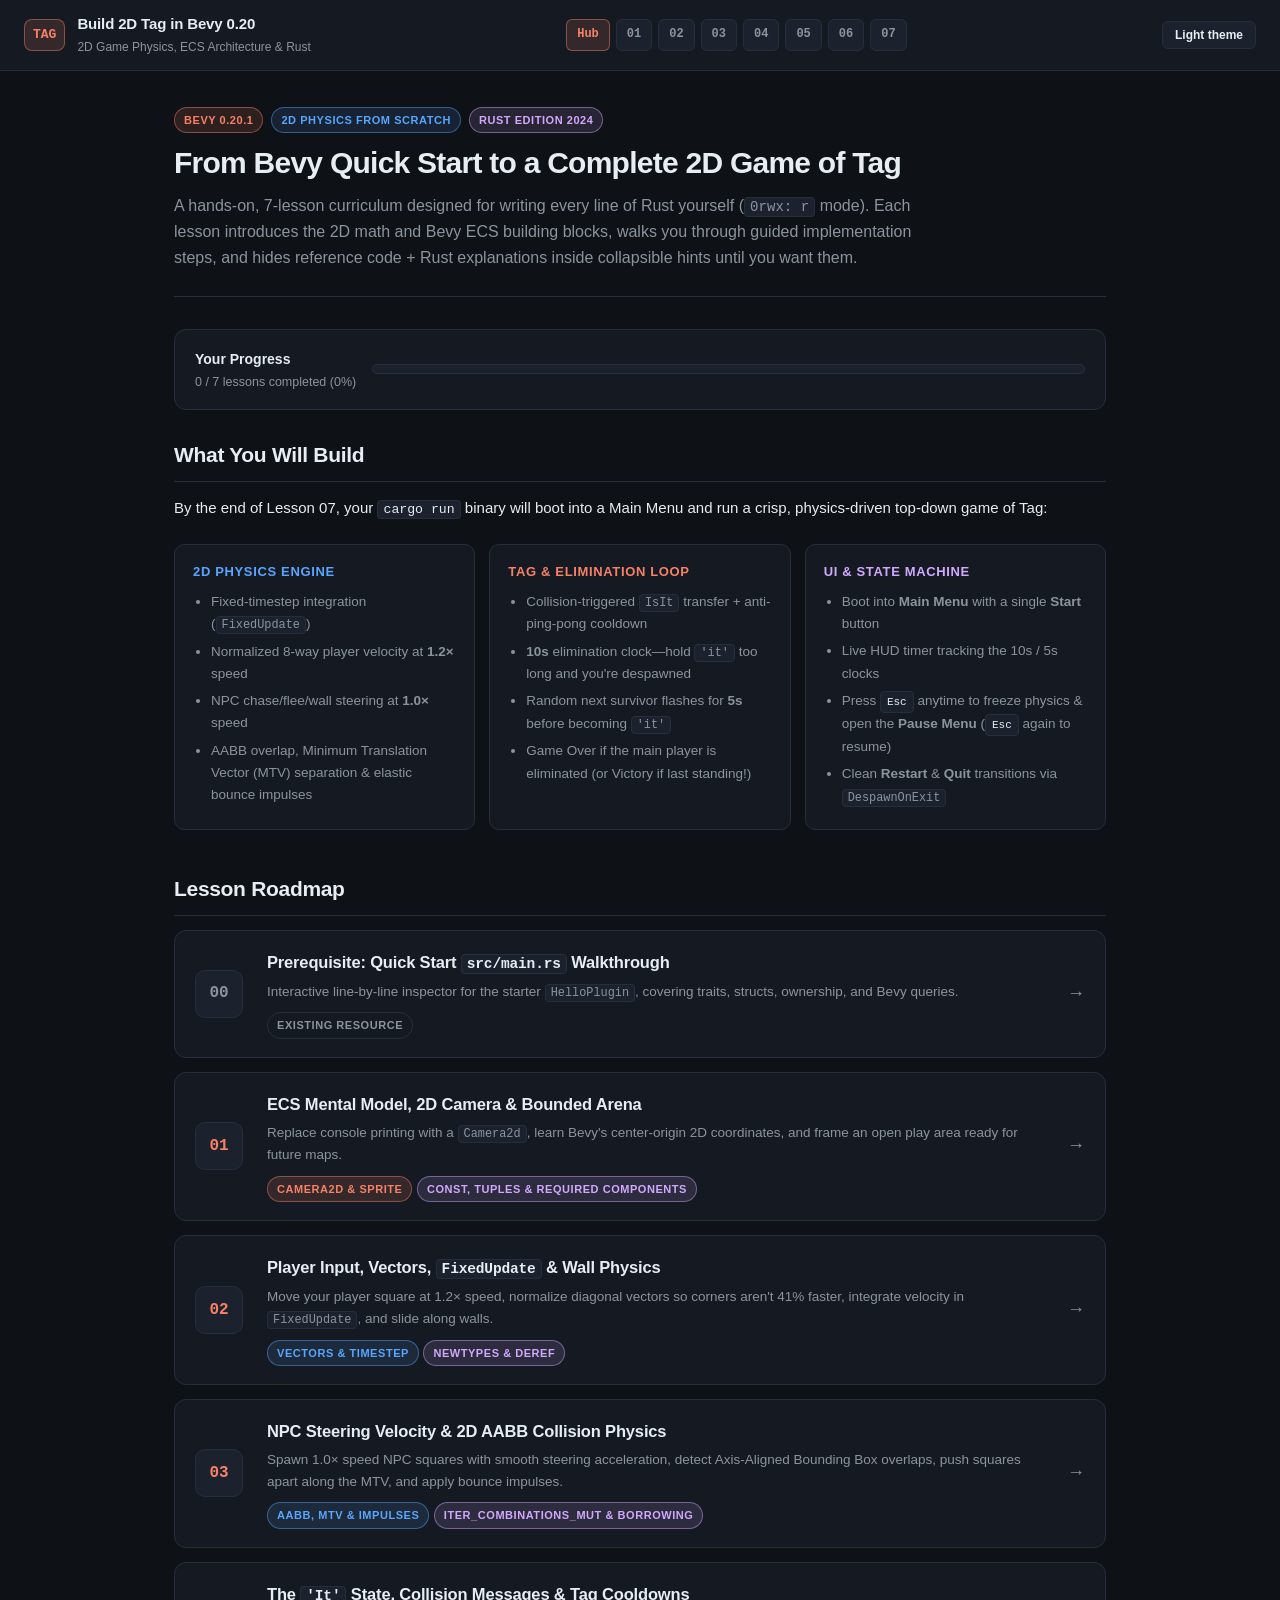
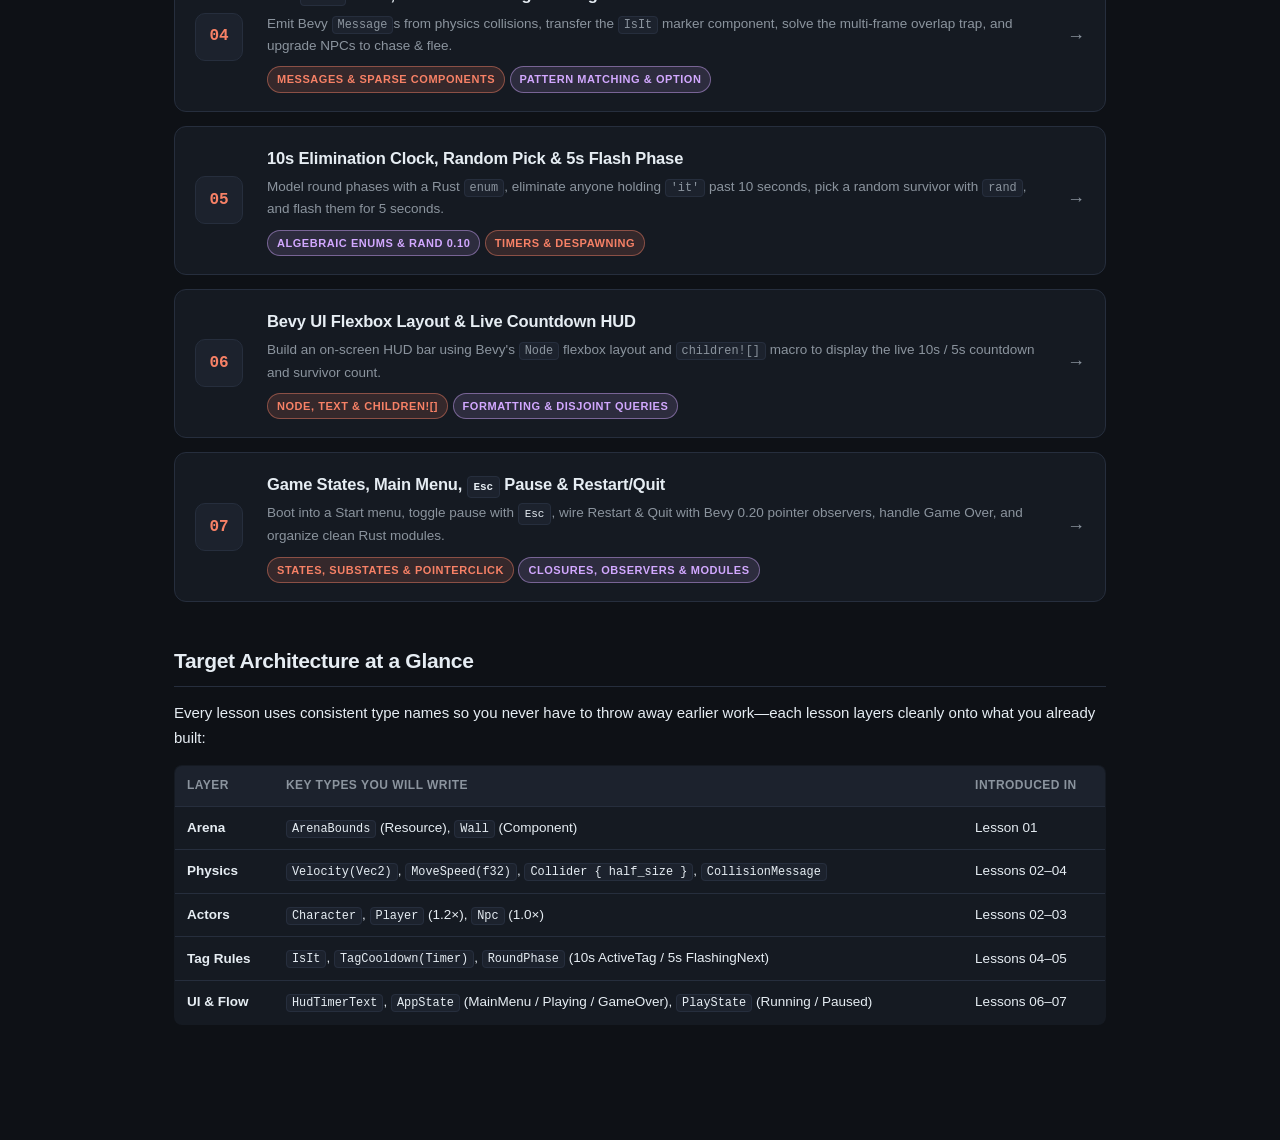
<file: docs/lessons/index.html>
<!DOCTYPE html>
<html lang="en">
<head>
  <meta charset="UTF-8" />
  <meta name="viewport" content="width=device-width, initial-scale=1.0" />
  <title>Build 2D Tag in Bevy 0.20 — Interactive Course Hub</title>
  <link rel="stylesheet" href="styles.css" />
  <script src="lesson.js" defer></script>
</head>
<body>
  <header class="topbar">
    <a class="brand" href="index.html">
      <span class="brand-badge">TAG</span>
      <div class="brand-text">
        <h1>Build 2D Tag in Bevy 0.20</h1>
        <p>2D Game Physics, ECS Architecture &amp; Rust</p>
      </div>
    </a>
    <nav class="nav-pills" aria-label="Lessons">
      <a class="nav-pill active" href="index.html">Hub</a>
      <a class="nav-pill" data-lesson-pill="01" href="01-arena-and-camera.html">01</a>
      <a class="nav-pill" data-lesson-pill="02" href="02-player-movement-and-timestep.html">02</a>
      <a class="nav-pill" data-lesson-pill="03" href="03-npcs-and-2d-collisions.html">03</a>
      <a class="nav-pill" data-lesson-pill="04" href="04-tag-mechanics.html">04</a>
      <a class="nav-pill" data-lesson-pill="05" href="05-elimination-and-flashing.html">05</a>
      <a class="nav-pill" data-lesson-pill="06" href="06-hud-and-timer-ui.html">06</a>
      <a class="nav-pill" data-lesson-pill="07" href="07-menus-pause-and-game-over.html">07</a>
    </nav>
    <div class="topbar-actions">
      <button class="btn" id="themeToggle" type="button">Light theme</button>
    </div>
  </header>

  <main class="container">
    <div class="lesson-hero">
      <div class="lesson-eyebrow">
        <span class="pill pill-bevy">Bevy 0.20.1</span>
        <span class="pill pill-physics">2D Physics From Scratch</span>
        <span class="pill pill-rust">Rust Edition 2024</span>
      </div>
      <h2>From Bevy Quick Start to a Complete 2D Game of Tag</h2>
      <p class="lesson-lead">
        A hands-on, 7-lesson curriculum designed for writing every line of Rust yourself (<code>0rwx: r</code> mode).
        Each lesson introduces the 2D math and Bevy ECS building blocks, walks you through guided implementation steps,
        and hides reference code + Rust explanations inside collapsible hints until you want them.
      </p>
    </div>

    <div class="progress-banner">
      <div>
        <strong style="font-size: 14px;">Your Progress</strong>
        <div id="courseProgressLabel" style="font-size: 12.5px; color: var(--text-muted);">0 / 7 lessons completed (0%)</div>
      </div>
      <div class="progress-bar-track">
        <div class="progress-bar-fill" id="courseProgressFill"></div>
      </div>
    </div>

    <section>
      <h2>What You Will Build</h2>
      <p>
        By the end of Lesson 07, your <code>cargo run</code> binary will boot into a Main Menu and run a crisp, physics-driven top-down game of Tag:
      </p>
      <div class="objectives-grid">
        <div class="obj-card">
          <h3 style="color: var(--blue);">2D Physics Engine</h3>
          <ul>
            <li>Fixed-timestep integration (<code>FixedUpdate</code>)</li>
            <li>Normalized 8-way player velocity at <strong>1.2×</strong> speed</li>
            <li>NPC chase/flee/wall steering at <strong>1.0×</strong> speed</li>
            <li>AABB overlap, Minimum Translation Vector (MTV) separation &amp; elastic bounce impulses</li>
          </ul>
        </div>
        <div class="obj-card">
          <h3 style="color: var(--accent);">Tag &amp; Elimination Loop</h3>
          <ul>
            <li>Collision-triggered <code>IsIt</code> transfer + anti-ping-pong cooldown</li>
            <li><strong>10s</strong> elimination clock—hold <code>'it'</code> too long and you're despawned</li>
            <li>Random next survivor flashes for <strong>5s</strong> before becoming <code>'it'</code></li>
            <li>Game Over if the main player is eliminated (or Victory if last standing!)</li>
          </ul>
        </div>
        <div class="obj-card">
          <h3 style="color: var(--purple);">UI &amp; State Machine</h3>
          <ul>
            <li>Boot into <strong>Main Menu</strong> with a single <strong>Start</strong> button</li>
            <li>Live HUD timer tracking the 10s / 5s clocks</li>
            <li>Press <kbd>Esc</kbd> anytime to freeze physics &amp; open the <strong>Pause Menu</strong> (<kbd>Esc</kbd> again to resume)</li>
            <li>Clean <strong>Restart</strong> &amp; <strong>Quit</strong> transitions via <code>DespawnOnExit</code></li>
          </ul>
        </div>
      </div>
    </section>

    <section>
      <h2>Lesson Roadmap</h2>
      <div class="curriculum-grid">
        <a class="lesson-row-card" href="../rust-walkthrough.html">
          <div class="lesson-row-num" style="color: var(--text-muted);">00</div>
          <div class="lesson-row-body">
            <h3>Prerequisite: Quick Start <code>src/main.rs</code> Walkthrough</h3>
            <p>Interactive line-by-line inspector for the starter <code>HelloPlugin</code>, covering traits, structs, ownership, and Bevy queries.</p>
            <span class="pill">Existing Resource</span>
          </div>
          <span style="color: var(--text-muted); font-size: 18px;">→</span>
        </a>

        <a class="lesson-row-card" data-lesson-card="01" href="01-arena-and-camera.html">
          <div class="lesson-row-num">01</div>
          <div class="lesson-row-body">
            <h3>ECS Mental Model, 2D Camera &amp; Bounded Arena</h3>
            <p>Replace console printing with a <code>Camera2d</code>, learn Bevy's center-origin 2D coordinates, and frame an open play area ready for future maps.</p>
            <span class="pill pill-bevy">Camera2d &amp; Sprite</span>
            <span class="pill pill-rust">Const, Tuples &amp; Required Components</span>
          </div>
          <span style="color: var(--text-muted); font-size: 18px;">→</span>
        </a>

        <a class="lesson-row-card" data-lesson-card="02" href="02-player-movement-and-timestep.html">
          <div class="lesson-row-num">02</div>
          <div class="lesson-row-body">
            <h3>Player Input, Vectors, <code>FixedUpdate</code> &amp; Wall Physics</h3>
            <p>Move your player square at 1.2× speed, normalize diagonal vectors so corners aren't 41% faster, integrate velocity in <code>FixedUpdate</code>, and slide along walls.</p>
            <span class="pill pill-physics">Vectors &amp; Timestep</span>
            <span class="pill pill-rust">Newtypes &amp; Deref</span>
          </div>
          <span style="color: var(--text-muted); font-size: 18px;">→</span>
        </a>

        <a class="lesson-row-card" data-lesson-card="03" href="03-npcs-and-2d-collisions.html">
          <div class="lesson-row-num">03</div>
          <div class="lesson-row-body">
            <h3>NPC Steering Velocity &amp; 2D AABB Collision Physics</h3>
            <p>Spawn 1.0× speed NPC squares with smooth steering acceleration, detect Axis-Aligned Bounding Box overlaps, push squares apart along the MTV, and apply bounce impulses.</p>
            <span class="pill pill-physics">AABB, MTV &amp; Impulses</span>
            <span class="pill pill-rust">iter_combinations_mut &amp; Borrowing</span>
          </div>
          <span style="color: var(--text-muted); font-size: 18px;">→</span>
        </a>

        <a class="lesson-row-card" data-lesson-card="04" href="04-tag-mechanics.html">
          <div class="lesson-row-num">04</div>
          <div class="lesson-row-body">
            <h3>The <code>'It'</code> State, Collision Messages &amp; Tag Cooldowns</h3>
            <p>Emit Bevy <code>Message</code>s from physics collisions, transfer the <code>IsIt</code> marker component, solve the multi-frame overlap trap, and upgrade NPCs to chase &amp; flee.</p>
            <span class="pill pill-bevy">Messages &amp; Sparse Components</span>
            <span class="pill pill-rust">Pattern Matching &amp; Option</span>
          </div>
          <span style="color: var(--text-muted); font-size: 18px;">→</span>
        </a>

        <a class="lesson-row-card" data-lesson-card="05" href="05-elimination-and-flashing.html">
          <div class="lesson-row-num">05</div>
          <div class="lesson-row-body">
            <h3>10s Elimination Clock, Random Pick &amp; 5s Flash Phase</h3>
            <p>Model round phases with a Rust <code>enum</code>, eliminate anyone holding <code>'it'</code> past 10 seconds, pick a random survivor with <code>rand</code>, and flash them for 5 seconds.</p>
            <span class="pill pill-rust">Algebraic Enums &amp; rand 0.10</span>
            <span class="pill pill-bevy">Timers &amp; Despawning</span>
          </div>
          <span style="color: var(--text-muted); font-size: 18px;">→</span>
        </a>

        <a class="lesson-row-card" data-lesson-card="06" href="06-hud-and-timer-ui.html">
          <div class="lesson-row-num">06</div>
          <div class="lesson-row-body">
            <h3>Bevy UI Flexbox Layout &amp; Live Countdown HUD</h3>
            <p>Build an on-screen HUD bar using Bevy's <code>Node</code> flexbox layout and <code>children![]</code> macro to display the live 10s / 5s countdown and survivor count.</p>
            <span class="pill pill-bevy">Node, Text &amp; children![]</span>
            <span class="pill pill-rust">Formatting &amp; Disjoint Queries</span>
          </div>
          <span style="color: var(--text-muted); font-size: 18px;">→</span>
        </a>

        <a class="lesson-row-card" data-lesson-card="07" href="07-menus-pause-and-game-over.html">
          <div class="lesson-row-num">07</div>
          <div class="lesson-row-body">
            <h3>Game States, Main Menu, <kbd>Esc</kbd> Pause &amp; Restart/Quit</h3>
            <p>Boot into a Start menu, toggle pause with <kbd>Esc</kbd>, wire Restart &amp; Quit with Bevy 0.20 pointer observers, handle Game Over, and organize clean Rust modules.</p>
            <span class="pill pill-bevy">States, SubStates &amp; PointerClick</span>
            <span class="pill pill-rust">Closures, Observers &amp; Modules</span>
          </div>
          <span style="color: var(--text-muted); font-size: 18px;">→</span>
        </a>
      </div>
    </section>

    <section>
      <h2>Target Architecture at a Glance</h2>
      <p>
        Every lesson uses consistent type names so you never have to throw away earlier work—each lesson layers cleanly onto what you already built:
      </p>
      <table class="ref-table">
        <thead>
          <tr>
            <th>Layer</th>
            <th>Key Types You Will Write</th>
            <th>Introduced In</th>
          </tr>
        </thead>
        <tbody>
          <tr>
            <td><strong>Arena</strong></td>
            <td><code>ArenaBounds</code> (Resource), <code>Wall</code> (Component)</td>
            <td>Lesson 01</td>
          </tr>
          <tr>
            <td><strong>Physics</strong></td>
            <td><code>Velocity(Vec2)</code>, <code>MoveSpeed(f32)</code>, <code>Collider { half_size }</code>, <code>CollisionMessage</code></td>
            <td>Lessons 02–04</td>
          </tr>
          <tr>
            <td><strong>Actors</strong></td>
            <td><code>Character</code>, <code>Player</code> (1.2×), <code>Npc</code> (1.0×)</td>
            <td>Lessons 02–03</td>
          </tr>
          <tr>
            <td><strong>Tag Rules</strong></td>
            <td><code>IsIt</code>, <code>TagCooldown(Timer)</code>, <code>RoundPhase</code> (10s ActiveTag / 5s FlashingNext)</td>
            <td>Lessons 04–05</td>
          </tr>
          <tr>
            <td><strong>UI &amp; Flow</strong></td>
            <td><code>HudTimerText</code>, <code>AppState</code> (MainMenu / Playing / GameOver), <code>PlayState</code> (Running / Paused)</td>
            <td>Lessons 06–07</td>
          </tr>
        </tbody>
      </table>
    </section>
  </main>
</body>
</html>
</file>
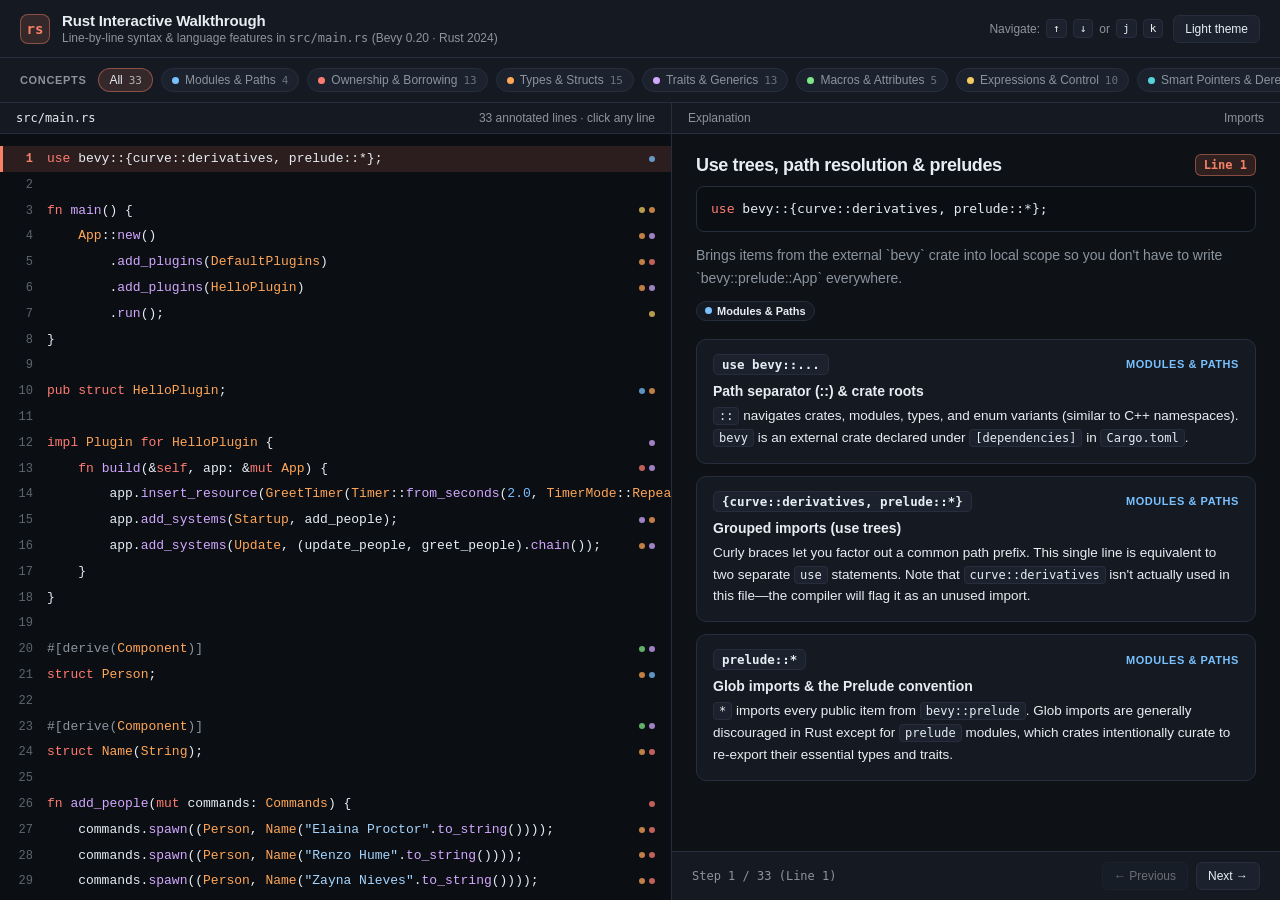
<file: docs/rust-walkthrough.html>
<!DOCTYPE html>
<html lang="en">
<head>
  <meta charset="UTF-8" />
  <meta name="viewport" content="width=device-width, initial-scale=1.0" />
  <title>Rust Walkthrough — src/main.rs</title>
  <style>
    :root {
      --bg: #0e1116;
      --surface: #151a22;
      --surface-2: #1c222d;
      --border: #262e3d;
      --text: #e6edf3;
      --text-muted: #8b949e;
      --accent: #f78166;
      --accent-soft: rgba(247, 129, 102, 0.14);
      --accent-border: rgba(247, 129, 102, 0.45);
      --highlight-bg: rgba(88, 166, 255, 0.12);
      --highlight-border: rgba(88, 166, 255, 0.55);
      --code-bg: #0b0e13;

      /* Syntax colors (dark) */
      --syn-kw: #ff7b72;
      --syn-type: #ffa657;
      --syn-fn: #d2a8ff;
      --syn-str: #a5d6ff;
      --syn-num: #79c0ff;
      --syn-macro: #7ee787;
      --syn-attr: #8b949e;
      --syn-op: #c9d1d9;

      /* Concept tag colors */
      --c-modules: #79c0ff;
      --c-ownership: #ff7b72;
      --c-types: #ffa657;
      --c-traits: #d2a8ff;
      --c-macros: #7ee787;
      --c-expr: #f2cc60;
      --c-deref: #56d4dd;
    }

    [data-theme="light"] {
      --bg: #f6f8fa;
      --surface: #ffffff;
      --surface-2: #f0f3f7;
      --border: #d8dee4;
      --text: #1f2328;
      --text-muted: #59636e;
      --accent: #cf4b27;
      --accent-soft: rgba(207, 75, 39, 0.1);
      --accent-border: rgba(207, 75, 39, 0.4);
      --highlight-bg: rgba(9, 105, 218, 0.08);
      --highlight-border: rgba(9, 105, 218, 0.45);
      --code-bg: #ffffff;

      --syn-kw: #cf222e;
      --syn-type: #953800;
      --syn-fn: #8250df;
      --syn-str: #0a3069;
      --syn-num: #0550ae;
      --syn-macro: #116329;
      --syn-attr: #6e7781;
      --syn-op: #24292f;

      --c-modules: #0550ae;
      --c-ownership: #cf222e;
      --c-types: #953800;
      --c-traits: #8250df;
      --c-macros: #116329;
      --c-expr: #9a6700;
      --c-deref: #0969da;
    }

    * { box-sizing: border-box; }

    html, body {
      margin: 0;
      padding: 0;
      height: 100%;
      background: var(--bg);
      color: var(--text);
      font-family: -apple-system, BlinkMacSystemFont, "Segoe UI", Roboto, Inter, Helvetica, Arial, sans-serif;
      -webkit-font-smoothing: antialiased;
    }

    .app {
      display: flex;
      flex-direction: column;
      height: 100vh;
    }

    /* Header */
    header {
      display: flex;
      align-items: center;
      justify-content: space-between;
      gap: 16px;
      padding: 12px 20px;
      background: var(--surface);
      border-bottom: 1px solid var(--border);
      flex-shrink: 0;
      flex-wrap: wrap;
    }

    .brand {
      display: flex;
      align-items: center;
      gap: 12px;
    }

    .brand-badge {
      display: inline-flex;
      align-items: center;
      justify-content: center;
      width: 30px;
      height: 30px;
      border-radius: 8px;
      background: var(--accent-soft);
      border: 1px solid var(--accent-border);
      color: var(--accent);
      font-weight: 700;
      font-size: 14px;
      font-family: ui-monospace, SFMono-Regular, Menlo, Monaco, Consolas, monospace;
    }

    .brand h1 {
      margin: 0;
      font-size: 15px;
      font-weight: 600;
      letter-spacing: -0.01em;
    }

    .brand p {
      margin: 2px 0 0;
      font-size: 12px;
      color: var(--text-muted);
    }

    .header-controls {
      display: flex;
      align-items: center;
      gap: 10px;
    }

    .kbd-hint {
      font-size: 12px;
      color: var(--text-muted);
      display: flex;
      align-items: center;
      gap: 6px;
    }

    kbd {
      display: inline-block;
      padding: 2px 6px;
      font-size: 11px;
      font-family: ui-monospace, SFMono-Regular, Menlo, monospace;
      color: var(--text);
      background: var(--surface-2);
      border: 1px solid var(--border);
      border-radius: 4px;
    }

    .btn {
      background: var(--surface-2);
      color: var(--text);
      border: 1px solid var(--border);
      border-radius: 6px;
      padding: 6px 11px;
      font-size: 12px;
      font-weight: 500;
      cursor: pointer;
      transition: background 0.15s, border-color 0.15s;
    }

    .btn:hover {
      border-color: var(--accent-border);
      background: var(--accent-soft);
    }

    .btn:disabled {
      opacity: 0.4;
      cursor: not-allowed;
    }

    /* Filter Bar */
    .filter-bar {
      display: flex;
      align-items: center;
      gap: 8px;
      padding: 10px 20px;
      background: var(--surface);
      border-bottom: 1px solid var(--border);
      overflow-x: auto;
      flex-shrink: 0;
    }

    .filter-label {
      font-size: 11px;
      font-weight: 600;
      text-transform: uppercase;
      letter-spacing: 0.06em;
      color: var(--text-muted);
      margin-right: 4px;
      white-space: nowrap;
    }

    .pill {
      display: inline-flex;
      align-items: center;
      gap: 6px;
      padding: 4px 10px;
      border-radius: 999px;
      font-size: 12px;
      font-weight: 500;
      border: 1px solid var(--border);
      background: var(--surface-2);
      color: var(--text-muted);
      cursor: pointer;
      white-space: nowrap;
      transition: all 0.15s;
    }

    .pill:hover {
      color: var(--text);
      border-color: var(--text-muted);
    }

    .pill.active {
      color: var(--text);
      background: var(--accent-soft);
      border-color: var(--accent-border);
    }

    .pill .dot {
      width: 7px;
      height: 7px;
      border-radius: 50%;
    }

    .pill .count {
      font-size: 11px;
      opacity: 0.7;
      font-family: ui-monospace, SFMono-Regular, Menlo, monospace;
    }

    /* Main Split Pane */
    main {
      display: grid;
      grid-template-columns: minmax(420px, 1.05fr) minmax(380px, 0.95fr);
      flex: 1;
      min-height: 0;
    }

    @media (max-width: 960px) {
      main {
        grid-template-columns: 1fr;
        grid-template-rows: 48vh 1fr;
      }
      .kbd-hint { display: none; }
    }

    /* Left Code Pane */
    .code-pane {
      display: flex;
      flex-direction: column;
      background: var(--code-bg);
      border-right: 1px solid var(--border);
      min-height: 0;
    }

    .pane-header {
      display: flex;
      align-items: center;
      justify-content: space-between;
      padding: 8px 16px;
      background: var(--surface);
      border-bottom: 1px solid var(--border);
      font-size: 12px;
      color: var(--text-muted);
      flex-shrink: 0;
    }

    .file-path {
      font-family: ui-monospace, SFMono-Regular, Menlo, monospace;
      color: var(--text);
      font-weight: 500;
    }

    .code-scroll {
      overflow: auto;
      flex: 1;
      padding: 12px 0 32px;
    }

    .code-line {
      display: flex;
      align-items: baseline;
      padding: 2px 16px 2px 0;
      font-family: ui-monospace, SFMono-Regular, Menlo, Monaco, Consolas, "Liberation Mono", monospace;
      font-size: 13px;
      line-height: 1.65;
      border-left: 3px solid transparent;
      transition: background 0.1s, border-color 0.1s;
    }

    .code-line.annotated {
      cursor: pointer;
    }

    .code-line.annotated:hover {
      background: rgba(255, 255, 255, 0.04);
    }

    [data-theme="light"] .code-line.annotated:hover {
      background: rgba(0, 0, 0, 0.035);
    }

    .code-line.filter-match {
      background: var(--highlight-bg);
      border-left-color: var(--highlight-border);
    }

    .code-line.filter-dim {
      opacity: 0.35;
    }

    .code-line.selected {
      background: var(--accent-soft) !important;
      border-left-color: var(--accent) !important;
      opacity: 1 !important;
    }

    .ln {
      width: 44px;
      text-align: right;
      padding-right: 14px;
      color: var(--text-muted);
      user-select: none;
      flex-shrink: 0;
      font-size: 12px;
      opacity: 0.65;
    }

    .code-line.selected .ln {
      color: var(--accent);
      opacity: 1;
      font-weight: 600;
    }

    .code-text {
      white-space: pre;
      flex: 1;
    }

    .line-dots {
      display: inline-flex;
      gap: 4px;
      margin-left: 10px;
      align-self: center;
      flex-shrink: 0;
    }

    .line-dot {
      width: 6px;
      height: 6px;
      border-radius: 50%;
      opacity: 0.75;
    }

    /* Syntax classes */
    .kw { color: var(--syn-kw); }
    .ty { color: var(--syn-type); }
    .fn { color: var(--syn-fn); }
    .str { color: var(--syn-str); }
    .num { color: var(--syn-num); }
    .mac { color: var(--syn-macro); }
    .attr { color: var(--syn-attr); }

    /* Right Inspector Pane */
    .inspector-pane {
      display: flex;
      flex-direction: column;
      background: var(--bg);
      min-height: 0;
    }

    .inspector-body {
      overflow-y: auto;
      flex: 1;
      padding: 20px 24px 32px;
    }

    .line-banner {
      margin-bottom: 18px;
    }

    .line-meta {
      display: flex;
      align-items: center;
      justify-content: space-between;
      gap: 12px;
      margin-bottom: 10px;
      flex-wrap: wrap;
    }

    .line-title {
      font-size: 18px;
      font-weight: 650;
      letter-spacing: -0.02em;
      margin: 0;
    }

    .line-badge {
      font-family: ui-monospace, SFMono-Regular, Menlo, monospace;
      font-size: 12px;
      padding: 3px 8px;
      border-radius: 6px;
      background: var(--accent-soft);
      color: var(--accent);
      border: 1px solid var(--accent-border);
      font-weight: 600;
    }

    .snippet-box {
      background: var(--code-bg);
      border: 1px solid var(--border);
      border-radius: 8px;
      padding: 12px 14px;
      font-family: ui-monospace, SFMono-Regular, Menlo, monospace;
      font-size: 13px;
      line-height: 1.55;
      overflow-x: auto;
      white-space: pre;
      margin-bottom: 12px;
    }

    .line-summary {
      font-size: 14px;
      line-height: 1.6;
      color: var(--text-muted);
      margin: 0 0 12px;
    }

    .tag-row {
      display: flex;
      flex-wrap: wrap;
      gap: 6px;
    }

    .tag {
      display: inline-flex;
      align-items: center;
      gap: 5px;
      font-size: 11px;
      font-weight: 600;
      padding: 3px 8px;
      border-radius: 999px;
      border: 1px solid var(--border);
      background: var(--surface);
      color: var(--text);
      cursor: pointer;
    }

    .tag:hover {
      border-color: var(--text-muted);
    }

    /* Concept Cards */
    .cards {
      display: flex;
      flex-direction: column;
      gap: 12px;
    }

    .card {
      background: var(--surface);
      border: 1px solid var(--border);
      border-radius: 10px;
      padding: 14px 16px;
    }

    .card-header {
      display: flex;
      align-items: center;
      justify-content: space-between;
      gap: 10px;
      margin-bottom: 8px;
      flex-wrap: wrap;
    }

    .token-chip {
      font-family: ui-monospace, SFMono-Regular, Menlo, monospace;
      font-size: 12.5px;
      font-weight: 600;
      padding: 2px 8px;
      border-radius: 5px;
      background: var(--surface-2);
      border: 1px solid var(--border);
      color: var(--text);
    }

    .card-concept {
      font-size: 11px;
      font-weight: 600;
      text-transform: uppercase;
      letter-spacing: 0.05em;
    }

    .card h3 {
      margin: 0 0 6px;
      font-size: 14px;
      font-weight: 600;
      color: var(--text);
    }

    .card p {
      margin: 0;
      font-size: 13.5px;
      line-height: 1.62;
      color: var(--text);
    }

    .card code {
      font-family: ui-monospace, SFMono-Regular, Menlo, monospace;
      font-size: 12px;
      padding: 1px 5px;
      border-radius: 4px;
      background: var(--surface-2);
      border: 1px solid var(--border);
    }

    .callout {
      margin-top: 10px;
      padding: 9px 12px;
      border-radius: 6px;
      background: var(--surface-2);
      border-left: 3px solid var(--accent);
      font-size: 12.5px;
      line-height: 1.55;
      color: var(--text-muted);
    }

    .callout strong {
      color: var(--text);
    }

    /* Inspector Footer Nav */
    .inspector-footer {
      display: flex;
      align-items: center;
      justify-content: space-between;
      padding: 10px 20px;
      background: var(--surface);
      border-top: 1px solid var(--border);
      flex-shrink: 0;
    }

    .progress-text {
      font-size: 12px;
      color: var(--text-muted);
      font-family: ui-monospace, SFMono-Regular, Menlo, monospace;
    }

    .nav-btns {
      display: flex;
      gap: 8px;
    }

    @media print {
      .app { height: auto; }
      header, .filter-bar, .inspector-footer { display: none; }
      main { display: block; }
      .code-pane { border-right: none; border-bottom: 1px solid var(--border); }
    }
  </style>
</head>
<body>
  <div class="app">
    <header>
      <div class="brand">
        <div class="brand-badge">rs</div>
        <div>
          <h1>Rust Interactive Walkthrough</h1>
          <p>Line-by-line syntax &amp; language features in <code>src/main.rs</code> (Bevy 0.20 · Rust 2024)</p>
        </div>
      </div>
      <div class="header-controls">
        <div class="kbd-hint">
          <span>Navigate:</span>
          <kbd>↑</kbd><kbd>↓</kbd> or <kbd>j</kbd><kbd>k</kbd>
        </div>
        <button class="btn" id="themeToggle" type="button">Light theme</button>
      </div>
    </header>

    <div class="filter-bar" id="filterBar">
      <span class="filter-label">Concepts</span>
    </div>

    <main>
      <section class="code-pane" aria-label="Source code">
        <div class="pane-header">
          <span class="file-path">src/main.rs</span>
          <span id="filterStatus">Click any highlighted line to inspect</span>
        </div>
        <div class="code-scroll" id="codeContainer"></div>
      </section>

      <section class="inspector-pane" aria-label="Line explanation">
        <div class="pane-header">
          <span>Explanation</span>
          <span id="sectionLabel"></span>
        </div>
        <div class="inspector-body" id="inspectorBody"></div>
        <div class="inspector-footer">
          <span class="progress-text" id="progressText"></span>
          <div class="nav-btns">
            <button class="btn" id="prevBtn" type="button">← Previous</button>
            <button class="btn" id="nextBtn" type="button">Next →</button>
          </div>
        </div>
      </section>
    </main>
  </div>

  <script>
    const CONCEPTS = {
      modules:   { label: "Modules & Paths",        color: "var(--c-modules)" },
      ownership: { label: "Ownership & Borrowing",  color: "var(--c-ownership)" },
      types:     { label: "Types & Structs",        color: "var(--c-types)" },
      traits:    { label: "Traits & Generics",      color: "var(--c-traits)" },
      macros:    { label: "Macros & Attributes",    color: "var(--c-macros)" },
      expr:      { label: "Expressions & Control",  color: "var(--c-expr)" },
      deref:     { label: "Smart Pointers & Deref", color: "var(--c-deref)" }
    };

    // Exact source of src/main.rs (lines 1..54)
    const SOURCE_LINES = [
      `use bevy::{curve::derivatives, prelude::*};`,
      ``,
      `fn main() {`,
      `    App::new()`,
      `        .add_plugins(DefaultPlugins)`,
      `        .add_plugins(HelloPlugin)`,
      `        .run();`,
      `}`,
      ``,
      `pub struct HelloPlugin;`,
      ``,
      `impl Plugin for HelloPlugin {`,
      `    fn build(&self, app: &mut App) {`,
      `        app.insert_resource(GreetTimer(Timer::from_seconds(2.0, TimerMode::Repeating)));`,
      `        app.add_systems(Startup, add_people);`,
      `        app.add_systems(Update, (update_people, greet_people).chain());`,
      `    }`,
      `}`,
      ``,
      `#[derive(Component)]`,
      `struct Person;`,
      ``,
      `#[derive(Component)]`,
      `struct Name(String);`,
      ``,
      `fn add_people(mut commands: Commands) {`,
      `    commands.spawn((Person, Name("Elaina Proctor".to_string())));`,
      `    commands.spawn((Person, Name("Renzo Hume".to_string())));`,
      `    commands.spawn((Person, Name("Zayna Nieves".to_string())));`,
      `}`,
      ``,
      `fn update_people(mut query: Query<&mut Name, With<Person>>) {`,
      `    for mut name in &mut query {`,
      `        if name.0 == "Elaina Proctor" {`,
      `            name.0 = "Elaina Hume".to_string();`,
      `            break;`,
      `        }`,
      `    }`,
      `}`,
      ``,
      `#[derive(Resource)]`,
      `struct GreetTimer(Timer);`,
      ``,
      `fn greet_people(time: Res<Time>, mut timer: ResMut<GreetTimer>, query: Query<&Name, With<Person>>) {`,
      `    if timer.0.tick(time.delta()).just_finished() {`,
      `        for name in &query {`,
      `            println!("hello {}", name.0)`,
      `        }`,
      `    }`,
      `}`,
      ``,
      `fn hello_world() {`,
      `    println!("hello world!")`,
      `}`
    ];

    // Pre-highlighted HTML for each line (keeps rendering fast & exact)
    const HIGHLIGHTED_LINES = [
      `<span class="kw">use</span> bevy::{curve::derivatives, prelude::*};`,
      ``,
      `<span class="kw">fn</span> <span class="fn">main</span>() {`,
      `    <span class="ty">App</span>::<span class="fn">new</span>()`,
      `        .<span class="fn">add_plugins</span>(<span class="ty">DefaultPlugins</span>)`,
      `        .<span class="fn">add_plugins</span>(<span class="ty">HelloPlugin</span>)`,
      `        .<span class="fn">run</span>();`,
      `}`,
      ``,
      `<span class="kw">pub</span> <span class="kw">struct</span> <span class="ty">HelloPlugin</span>;`,
      ``,
      `<span class="kw">impl</span> <span class="ty">Plugin</span> <span class="kw">for</span> <span class="ty">HelloPlugin</span> {`,
      `    <span class="kw">fn</span> <span class="fn">build</span>(&amp;<span class="kw">self</span>, app: &amp;<span class="kw">mut</span> <span class="ty">App</span>) {`,
      `        app.<span class="fn">insert_resource</span>(<span class="ty">GreetTimer</span>(<span class="ty">Timer</span>::<span class="fn">from_seconds</span>(<span class="num">2.0</span>, <span class="ty">TimerMode</span>::<span class="ty">Repeating</span>)));`,
      `        app.<span class="fn">add_systems</span>(<span class="ty">Startup</span>, add_people);`,
      `        app.<span class="fn">add_systems</span>(<span class="ty">Update</span>, (update_people, greet_people).<span class="fn">chain</span>());`,
      `    }`,
      `}`,
      ``,
      `<span class="attr">#[derive(<span class="ty">Component</span>)]</span>`,
      `<span class="kw">struct</span> <span class="ty">Person</span>;`,
      ``,
      `<span class="attr">#[derive(<span class="ty">Component</span>)]</span>`,
      `<span class="kw">struct</span> <span class="ty">Name</span>(<span class="ty">String</span>);`,
      ``,
      `<span class="kw">fn</span> <span class="fn">add_people</span>(<span class="kw">mut</span> commands: <span class="ty">Commands</span>) {`,
      `    commands.<span class="fn">spawn</span>((<span class="ty">Person</span>, <span class="ty">Name</span>(<span class="str">"Elaina Proctor"</span>.<span class="fn">to_string</span>())));`,
      `    commands.<span class="fn">spawn</span>((<span class="ty">Person</span>, <span class="ty">Name</span>(<span class="str">"Renzo Hume"</span>.<span class="fn">to_string</span>())));`,
      `    commands.<span class="fn">spawn</span>((<span class="ty">Person</span>, <span class="ty">Name</span>(<span class="str">"Zayna Nieves"</span>.<span class="fn">to_string</span>())));`,
      `}`,
      ``,
      `<span class="kw">fn</span> <span class="fn">update_people</span>(<span class="kw">mut</span> query: <span class="ty">Query</span>&lt;&amp;<span class="kw">mut</span> <span class="ty">Name</span>, <span class="ty">With</span>&lt;<span class="ty">Person</span>&gt;&gt;) {`,
      `    <span class="kw">for</span> <span class="kw">mut</span> name <span class="kw">in</span> &amp;<span class="kw">mut</span> query {`,
      `        <span class="kw">if</span> name.<span class="num">0</span> == <span class="str">"Elaina Proctor"</span> {`,
      `            name.<span class="num">0</span> = <span class="str">"Elaina Hume"</span>.<span class="fn">to_string</span>();`,
      `            <span class="kw">break</span>;`,
      `        }`,
      `    }`,
      `}`,
      ``,
      `<span class="attr">#[derive(<span class="ty">Resource</span>)]</span>`,
      `<span class="kw">struct</span> <span class="ty">GreetTimer</span>(<span class="ty">Timer</span>);`,
      ``,
      `<span class="kw">fn</span> <span class="fn">greet_people</span>(time: <span class="ty">Res</span>&lt;<span class="ty">Time</span>&gt;, <span class="kw">mut</span> timer: <span class="ty">ResMut</span>&lt;<span class="ty">GreetTimer</span>&gt;, query: <span class="ty">Query</span>&lt;&amp;<span class="ty">Name</span>, <span class="ty">With</span>&lt;<span class="ty">Person</span>&gt;&gt;) {`,
      `    <span class="kw">if</span> timer.<span class="num">0</span>.<span class="fn">tick</span>(time.<span class="fn">delta</span>()).<span class="fn">just_finished</span>() {`,
      `        <span class="kw">for</span> name <span class="kw">in</span> &amp;query {`,
      `            <span class="mac">println!</span>(<span class="str">"hello {}"</span>, name.<span class="num">0</span>)`,
      `        }`,
      `    }`,
      `}`,
      ``,
      `<span class="kw">fn</span> <span class="fn">hello_world</span>() {`,
      `    <span class="mac">println!</span>(<span class="str">"hello world!"</span>)`,
      `}`
    ];

    const ANNOTATIONS = {
      1: {
        section: "Imports",
        title: "Use trees, path resolution & preludes",
        summary: "Brings items from the external `bevy` crate into local scope so you don't have to write `bevy::prelude::App` everywhere.",
        concepts: ["modules"],
        items: [
          {
            token: "use bevy::...",
            concept: "modules",
            heading: "Path separator (::) & crate roots",
            body: "<code>::</code> navigates crates, modules, types, and enum variants (similar to C++ namespaces). <code>bevy</code> is an external crate declared under <code>[dependencies]</code> in <code>Cargo.toml</code>."
          },
          {
            token: "{curve::derivatives, prelude::*}",
            concept: "modules",
            heading: "Grouped imports (use trees)",
            body: "Curly braces let you factor out a common path prefix. This single line is equivalent to two separate <code>use</code> statements. Note that <code>curve::derivatives</code> isn't actually used in this file—the compiler will flag it as an unused import."
          },
          {
            token: "prelude::*",
            concept: "modules",
            heading: "Glob imports & the Prelude convention",
            body: "<code>*</code> imports every public item from <code>bevy::prelude</code>. Glob imports are generally discouraged in Rust except for <code>prelude</code> modules, which crates intentionally curate to re-export their essential types and traits."
          }
        ]
      },
      3: {
        section: "Entry Point",
        title: "Function declarations & the unit type ()",
        summary: "Declares the binary's entry point. Like C/Go/Java, execution starts in `main`.",
        concepts: ["expr", "types"],
        items: [
          {
            token: "fn main()",
            concept: "expr",
            heading: "Implicit unit return type",
            body: "Functions use <code>fn name(params) -> ReturnType</code>. Omitting <code>-> ReturnType</code> means the function returns <code>()</code>—the <strong>unit type</strong> (an empty 0-tuple). Unlike <code>void</code> in C/Java, <code>()</code> is a real zero-sized value, which makes generic code much cleaner."
          }
        ]
      },
      4: {
        section: "Entry Point",
        title: "Associated functions (no constructors)",
        summary: "Creates a new `App` instance to start a builder chain.",
        concepts: ["types", "traits"],
        items: [
          {
            token: "App::new()",
            concept: "types",
            heading: "Associated functions vs. methods",
            body: "Rust has no <code>new</code> keyword or special constructor syntax. <code>App::new()</code> is simply an <strong>associated function</strong> (like a static method) defined inside <code>impl App</code> that returns an <code>App</code>. Calling with <code>::</code> means it doesn't take a <code>self</code> receiver."
          }
        ]
      },
      5: {
        section: "Entry Point",
        title: "Method chaining & unit struct values",
        summary: "Registers Bevy's built-in plugins on the `App` using the builder pattern.",
        concepts: ["types", "ownership"],
        items: [
          {
            token: ".add_plugins(...)",
            concept: "ownership",
            heading: "Builder pattern via &mut Self",
            body: "<code>add_plugins</code> takes <code>&mut self</code> and returns <code>&mut Self</code>, letting you chain calls directly onto the temporary <code>App</code> created on line 4 without binding an intermediate variable."
          },
          {
            token: "DefaultPlugins",
            concept: "types",
            heading: "Unit struct passed as a value",
            body: "<code>DefaultPlugins</code> is a <strong>unit-like struct</strong> (a struct with no fields). Because it has no data to initialize, its type name is also a valid value expression—no <code>()</code> or <code>{}</code> needed."
          }
        ]
      },
      6: {
        section: "Entry Point",
        title: "Passing your own plugin",
        summary: "Registers your custom `HelloPlugin` defined on line 10.",
        concepts: ["types", "traits"],
        items: [
          {
            token: "HelloPlugin",
            concept: "traits",
            heading: "Trait-bounded polymorphism",
            body: "<code>add_plugins</code> accepts any type implementing Bevy's <code>Plugins</code> trait (which is automatically implemented for any single type implementing <code>Plugin</code>). Because line 12 implements <code>Plugin for HelloPlugin</code>, this type-checks at compile time with zero dynamic dispatch overhead."
          }
        ]
      },
      7: {
        section: "Entry Point",
        title: "Statements vs. expressions (trailing semicolon)",
        summary: "Starts the Bevy event loop and discards its return value.",
        concepts: ["expr"],
        items: [
          {
            token: ".run();",
            concept: "expr",
            heading: "Why the semicolon matters",
            body: "<code>.run()</code> actually returns an <code>AppExit</code> value, not <code>()</code>. In Rust, adding a trailing <code>;</code> turns an expression into a statement that evaluates to <code>()</code>. If you removed the <code>;</code> here, the compiler would reject it because <code>main()</code> expects to return <code>()</code>, not <code>AppExit</code>.",
            callout: "<strong>Mental model:</strong> In Rust, almost everything is an expression. A semicolon literally means \"evaluate this for its side effects and discard the result.\""
          }
        ]
      },
      10: {
        section: "Plugin Definition",
        title: "Visibility (`pub`) & unit-like structs",
        summary: "Declares a public, zero-sized struct to act as a plugin marker.",
        concepts: ["modules", "types"],
        items: [
          {
            token: "pub",
            concept: "modules",
            heading: "Private by default",
            body: "Every item in Rust (structs, functions, fields, modules) is <strong>private by default</strong>—accessible only within the current module and its submodules. <code>pub</code> exposes <code>HelloPlugin</code> outside this module."
          },
          {
            token: "struct HelloPlugin;",
            concept: "types",
            heading: "Unit-like structs (Zero-Sized Types)",
            body: "A struct with no fields ends with a semicolon instead of braces. It is a <strong>Zero-Sized Type (ZST)</strong>—it occupies 0 bytes in memory at runtime and exists purely to carry trait implementations or act as a compile-time marker."
          }
        ]
      },
      12: {
        section: "Plugin Definition",
        title: "Trait implementation blocks",
        summary: "Implements Bevy's `Plugin` trait for `HelloPlugin`.",
        concepts: ["traits"],
        items: [
          {
            token: "impl Plugin for HelloPlugin",
            concept: "traits",
            heading: "Composition over inheritance",
            body: "Rust has no classes or class inheritance. Instead, shared behavior is defined with <strong>traits</strong> (closest to interfaces in Go/Java or typeclasses in Haskell). Data layout (<code>struct</code>) and behavior (<code>impl</code>) are always separate blocks.",
            callout: "<strong>Coherence / Orphan Rule:</strong> You can implement a trait for a type as long as either the trait OR the type is local to your crate. Here <code>HelloPlugin</code> is local, so you can implement Bevy's <code>Plugin</code> trait for it."
          }
        ]
      },
      13: {
        section: "Plugin Definition",
        title: "Method receivers (`&self`) & mutable borrows (`&mut`)",
        summary: "Defines the required `build` method from the `Plugin` trait.",
        concepts: ["ownership", "traits"],
        items: [
          {
            token: "&self",
            concept: "ownership",
            heading: "Immutable receiver borrow",
            body: "Shorthand for <code>self: &Self</code>. In Rust, methods explicitly declare how they take the receiver: <code>&self</code> (read-only borrow), <code>&mut self</code> (mutable borrow), or <code>self</code> (takes ownership / consumes the value)."
          },
          {
            token: "app: &mut App",
            concept: "ownership",
            heading: "Exclusive mutable reference",
            body: "Parameters are written <code>name: Type</code>. <code>&mut App</code> is a mutable reference (borrow) to an <code>App</code>. Rust's borrow checker enforces <strong>Aliasing XOR Mutability</strong>: while <code>app</code> is mutably borrowed, no other reference (mutable or immutable) to that <code>App</code> can exist.",
            callout: "<strong>Why this matters:</strong> This single rule prevents data races and iterator invalidation at compile time—with no garbage collector."
          }
        ]
      },
      14: {
        section: "Plugin Definition",
        title: "Tuple struct construction, enums & float inference",
        summary: "Creates a repeating 2-second timer wrapped in `GreetTimer` and transfers ownership into `App`.",
        concepts: ["types", "ownership"],
        items: [
          {
            token: "2.0",
            concept: "types",
            heading: "Type inference on numeric literals",
            body: "Rust has explicit float sizes (<code>f32</code>, <code>f64</code>), but you rarely need suffixes like <code>2.0f32</code>. The compiler infers <code>f32</code> from <code>Timer::from_seconds</code>'s signature."
          },
          {
            token: "TimerMode::Repeating",
            concept: "types",
            heading: "Enum variants",
            body: "Rust enums are algebraic data types (tagged unions), accessed via <code>EnumName::Variant</code>. Here <code>Repeating</code> is a unit variant with no payload."
          },
          {
            token: "GreetTimer(...)",
            concept: "ownership",
            heading: "Move semantics on ownership transfer",
            body: "Constructs the <code>GreetTimer</code> tuple struct (defined on line 42) and <strong>moves</strong> ownership into <code>app.insert_resource(...)</code>. After this call, <code>App</code> owns the value and is responsible for freeing it when the app drops."
          }
        ]
      },
      15: {
        section: "Plugin Definition",
        title: "Functions as first-class values",
        summary: "Schedules `add_people` to run once at application startup.",
        concepts: ["traits", "types"],
        items: [
          {
            token: "Startup",
            concept: "types",
            heading: "Marker schedule label",
            body: "Another unit-like struct identifying Bevy's startup schedule."
          },
          {
            token: "add_people",
            concept: "traits",
            heading: "Passing a function item (no parentheses)",
            body: "Passing <code>add_people</code> without <code>()</code> passes the function itself. Each function in Rust has its own unique, zero-sized <strong>function item type</strong>. Bevy uses generic trait implementations over functions to inspect their parameter types (like <code>Commands</code>, <code>Query</code>, <code>Res</code>) and wire up dependency injection purely at compile time."
          }
        ]
      },
      16: {
        section: "Plugin Definition",
        title: "Tuples & extension traits on tuples",
        summary: "Schedules `update_people` and `greet_people` to run sequentially every frame.",
        concepts: ["types", "traits"],
        items: [
          {
            token: "(update_people, greet_people)",
            concept: "types",
            heading: "Heterogeneous tuples",
            body: "Parentheses with commas form a fixed-length <strong>tuple</strong>. Unlike arrays, every element of a tuple can have a completely different type (and here each function item has its own distinct type)."
          },
          {
            token: ".chain()",
            concept: "traits",
            heading: "Calling methods on a tuple via traits",
            body: "How can a built-in tuple have a <code>.chain()</code> method? In Rust, any crate can define a trait and implement it for tuples (e.g., <code>impl&lt;A, B&gt; IntoScheduleConfigs for (A, B)</code>). As long as that trait is in scope (via <code>prelude::*</code>), its methods become callable directly on the tuple!"
          }
        ]
      },
      20: {
        section: "Components",
        title: "Derive attributes (compile-time codegen)",
        summary: "Automatically generates the `Component` trait implementation for `Person`.",
        concepts: ["macros", "traits"],
        items: [
          {
            token: "#[derive(Component)]",
            concept: "macros",
            heading: "Outer attributes & derive procedural macros",
            body: "<code>#[...]</code> is an <strong>attribute</strong> attached to the item directly below it. <code>derive(...)</code> runs a compile-time <strong>procedural macro</strong> that receives the syntax tree of <code>struct Person;</code> and emits a full <code>impl Component for Person { ... }</code> block before type-checking.",
            callout: "<strong>No runtime reflection:</strong> Rust doesn't have Java/C#-style runtime reflection. Derive macros are how Rust achieves ergonomic, zero-runtime-cost boilerplate generation."
          }
        ]
      },
      21: {
        section: "Components",
        title: "Marker component (unit struct)",
        summary: "Defines a private zero-sized `Person` component used to tag entities.",
        concepts: ["types", "modules"],
        items: [
          {
            token: "struct Person;",
            concept: "types",
            heading: "Zero-overhead tagging",
            body: "No <code>pub</code> means private to this module. Because it's a zero-sized unit struct, attaching <code>Person</code> to thousands of entities stores no per-entity payload bytes."
          }
        ]
      },
      23: {
        section: "Components",
        title: "Deriving `Component` on a data struct",
        summary: "Generates `impl Component for Name` at compile time.",
        concepts: ["macros", "traits"],
        items: [
          {
            token: "#[derive(Component)]",
            concept: "macros",
            heading: "Same derive macro, different struct shape",
            body: "Derive macros work on unit structs, tuple structs, named-field structs, and enums alike."
          }
        ]
      },
      24: {
        section: "Components",
        title: "Tuple structs, Newtypes & `String`",
        summary: "Wraps a heap-allocated `String` in a distinct `Name` type.",
        concepts: ["types", "ownership"],
        items: [
          {
            token: "struct Name(String);",
            concept: "types",
            heading: "The Newtype pattern",
            body: "A <strong>tuple struct</strong> has unnamed positional fields accessed as <code>.0</code>, <code>.1</code>, etc. Wrapping a single type like <code>String</code> in <code>struct Name(String)</code> is a classic Rust idiom called the <strong>newtype pattern</strong>: it gives you a distinct compile-time type with <em>zero</em> runtime overhead (identical memory layout to <code>String</code>)."
          },
          {
            token: "String",
            concept: "ownership",
            heading: "Owned heap string vs. borrowed &str",
            body: "<code>String</code> is an owned, growable, heap-allocated UTF-8 buffer (like C++ <code>std::string</code>). Structs usually store owned <code>String</code>s rather than borrowed <code>&str</code> slices so the struct doesn't need lifetime annotations."
          }
        ]
      },
      26: {
        section: "Startup System",
        title: "Mutable parameter bindings",
        summary: "System function that receives Bevy's `Commands` queue to spawn entities.",
        concepts: ["ownership"],
        items: [
          {
            token: "mut commands: Commands",
            concept: "ownership",
            heading: "Immutable by default — including parameters",
            body: "Every binding in Rust is immutable unless marked <code>mut</code>. Because <code>commands.spawn(...)</code> takes <code>&mut self</code>, the local binding <code>commands</code> must be declared <code>mut</code>.",
            callout: "<strong>Subtle distinction:</strong> <code>mut x: T</code> means \"I own <code>x</code> and I'm allowed to mutate my local binding.\" <code>x: &mut T</code> means \"I borrowed a mutable reference to someone else's <code>T</code>.\""
          }
        ]
      },
      27: {
        section: "Startup System",
        title: "Tuples as arguments & `&str` → `String` conversion",
        summary: "Spawns an entity with both `Person` and `Name` components.",
        concepts: ["types", "ownership"],
        items: [
          {
            token: "((Person, Name(...)))",
            concept: "types",
            heading: "Double parentheses: passing a tuple",
            body: "The outer <code>(...)</code> is the function call; the inner <code>(...)</code> constructs a 2-tuple <code>(Person, Name)</code> passed as a single argument. Bevy treats tuples of components as an entity <code>Bundle</code>."
          },
          {
            token: "\"Elaina Proctor\".to_string()",
            concept: "ownership",
            heading: "String literals (&'static str) vs. String",
            body: "A quoted string literal has type <code>&'static str</code>—an immutable, borrowed string slice baked into the compiled binary's read-only data segment. Calling <code>.to_string()</code> allocates a heap-owned <code>String</code> copy so <code>Name</code> can own it."
          }
        ]
      },
      28: {
        section: "Startup System",
        title: "Spawning a second entity",
        summary: "Same pattern as line 27: spawns a `(Person, Name)` tuple.",
        concepts: ["types", "ownership"],
        items: [
          {
            token: "commands.spawn(...)",
            concept: "ownership",
            heading: "Ownership moves into the ECS",
            body: "Ownership of both <code>Person</code> and the newly allocated <code>Name(String)</code> moves into Bevy's command queue."
          }
        ]
      },
      29: {
        section: "Startup System",
        title: "Spawning a third entity",
        summary: "Same pattern as lines 27–28.",
        concepts: ["types", "ownership"],
        items: [
          {
            token: "commands.spawn(...)",
            concept: "ownership",
            heading: "Consistent ownership & zero GC",
            body: "Each spawned <code>Name</code> owns its own heap allocation, which will be deterministically freed (dropped) if the entity is despawned or when the app exits."
          }
        ]
      },
      32: {
        section: "Update System (Mutating)",
        title: "Generics, mutable query access & marker filters",
        summary: "Queries every entity that has both `Name` (mutably) and `Person`.",
        concepts: ["traits", "ownership", "types"],
        items: [
          {
            token: "Query<&mut Name, With<Person>>",
            concept: "traits",
            heading: "Generic type parameters (<...>)",
            body: "<code>Query&lt;D, F&gt;</code> is parameterized by two generic types: <code>D = &mut Name</code> (what data to fetch, mutably) and <code>F = With&lt;Person&gt;</code> (a zero-sized filter constraining which entities match). Generic parameters are monomorphized at compile time (like C++ templates, but type-checked against trait bounds up front)."
          },
          {
            token: "mut query: ...",
            concept: "ownership",
            heading: "Why `query` itself must be `mut`",
            body: "Iterating mutably over a <code>Query</code> requires a mutable borrow of the query (<code>&mut query</code> on line 33), which in turn requires the <code>query</code> binding to be declared <code>mut</code>."
          }
        ]
      },
      33: {
        section: "Update System (Mutating)",
        title: "`for` loops, borrowing in iteration & `Mut<T>`",
        summary: "Iterates over mutable handles to each matching `Name` component.",
        concepts: ["ownership", "expr", "deref"],
        items: [
          {
            token: "for ... in &mut query",
            concept: "ownership",
            heading: "Borrowing instead of consuming in `for` loops",
            body: "A <code>for</code> loop desugars into <code>IntoIterator::into_iter(...)</code>. Passing <code>&mut query</code> borrows <code>query</code> mutably instead of moving/consuming it, so <code>query</code> remains usable after the loop and yields mutable items."
          },
          {
            token: "mut name",
            concept: "deref",
            heading: "Smart pointer wrapper (Mut<Name>)",
            body: "<code>name</code> isn't a raw <code>&mut Name</code>—it's Bevy's <code>Mut&lt;Name&gt;</code> smart pointer (which tracks change detection). Marking the loop variable <code>mut</code> allows you to mutate through it via the <code>DerefMut</code> trait."
          }
        ]
      },
      34: {
        section: "Update System (Mutating)",
        title: "`if` syntax, Deref coercion & `String == &str`",
        summary: "Checks whether the entity's name matches `\"Elaina Proctor\"`.",
        concepts: ["expr", "deref", "traits"],
        items: [
          {
            token: "if name.0 == ...",
            concept: "expr",
            heading: "No parentheses around conditions",
            body: "Rust omits parentheses around <code>if</code> / <code>while</code> conditions (the compiler warns if you include them) and always requires curly braces <code>{}</code>—preventing dangling-else bugs."
          },
          {
            token: "name.0",
            concept: "deref",
            heading: "Tuple field access through Deref",
            body: "<code>.0</code> accesses the first positional field of <code>struct Name(String)</code>. Even though <code>name</code> has type <code>Mut&lt;Name&gt;</code>, Rust's <strong>Deref coercion</strong> automatically dereferences the smart pointer to <code>Name</code> when you access fields or methods."
          },
          {
            token: "== \"Elaina Proctor\"",
            concept: "traits",
            heading: "Cross-type equality via PartialEq",
            body: "<code>name.0</code> is a <code>String</code>, while <code>\"Elaina Proctor\"</code> is a <code>&str</code>. Rust's standard library implements <code>PartialEq&lt;&str&gt; for String</code>, so you can compare them directly without allocating a temporary <code>String</code>."
          }
        ]
      },
      35: {
        section: "Update System (Mutating)",
        title: "Mutating via `DerefMut` & deterministic Drop",
        summary: "Replaces the `String` inside `Name`, automatically freeing the old one.",
        concepts: ["ownership", "deref"],
        items: [
          {
            token: "name.0 = \"Elaina Hume\".to_string();",
            concept: "ownership",
            heading: "Automatic RAII / Drop on overwrite",
            body: "Assigning a new <code>String</code> to <code>name.0</code> (via <code>DerefMut</code>) immediately <strong>drops</strong> (frees) the previous <code>\"Elaina Proctor\"</code> heap buffer. Memory management is deterministic with no garbage collector pause."
          }
        ]
      },
      36: {
        section: "Update System (Mutating)",
        title: "Early loop exit",
        summary: "Stops iterating once Elaina's name has been updated.",
        concepts: ["expr"],
        items: [
          {
            token: "break;",
            concept: "expr",
            heading: "Loop control",
            body: "Exits the enclosing <code>for</code> loop immediately. (Bonus Rust feature: <code>loop</code> expressions can even return a value with <code>break value;</code>, and nested loops support labels like <code>'outer: for ...</code>.)"
          }
        ]
      },
      41: {
        section: "Resource Definition",
        title: "Deriving `Resource`",
        summary: "Marks `GreetTimer` as a singleton ECS resource.",
        concepts: ["macros", "traits"],
        items: [
          {
            token: "#[derive(Resource)]",
            concept: "macros",
            heading: "Another compile-time derive macro",
            body: "Generates <code>impl Resource for GreetTimer</code> so Bevy can store a single global instance of it (inserted on line 14) and inject it into systems via <code>Res&lt;T&gt;</code> / <code>ResMut&lt;T&gt;</code>."
          }
        ]
      },
      42: {
        section: "Resource Definition",
        title: "Newtype wrapping `Timer`",
        summary: "Wraps Bevy's `Timer` in a unique type so it doesn't collide with other timers.",
        concepts: ["types"],
        items: [
          {
            token: "struct GreetTimer(Timer);",
            concept: "types",
            heading: "Type-keyed storage via Newtypes",
            body: "Because Bevy keys resources by their Rust type, wrapping <code>Timer</code> in <code>GreetTimer</code> lets you have multiple independent timer resources without collision—again with zero runtime overhead."
          }
        ]
      },
      44: {
        section: "Update System (Read + Timer)",
        title: "Shared vs. mutable borrows for parallel scheduling",
        summary: "Reads global `Time` and `Name` components while mutating `GreetTimer`.",
        concepts: ["ownership", "deref", "traits"],
        items: [
          {
            token: "time: Res<Time>",
            concept: "deref",
            heading: "Read-only smart pointer",
            body: "<code>Res&lt;Time&gt;</code> is an immutable smart pointer to the global <code>Time</code> resource. No <code>mut</code> is needed because we only call read-only methods on it."
          },
          {
            token: "mut timer: ResMut<GreetTimer>",
            concept: "ownership",
            heading: "Mutable smart pointer",
            body: "<code>ResMut&lt;GreetTimer&gt;</code> grants exclusive mutable access to <code>GreetTimer</code>. Because ticking a timer mutates its internal elapsed time, <code>timer</code> must be <code>mut</code>."
          },
          {
            token: "query: Query<&Name, With<Person>>",
            concept: "ownership",
            heading: "Shared references enable safe parallelism",
            body: "Compare with line 32: here it's <code>&Name</code> (immutable borrow) instead of <code>&mut Name</code>, and <code>query</code> is not <code>mut</code>. Because Rust's type system encodes read vs. write access, Bevy can safely run systems with compatible borrows in parallel across CPU threads."
          }
        ]
      },
      45: {
        section: "Update System (Read + Timer)",
        title: "Chained method calls through `Deref` & `DerefMut`",
        summary: "Advances the timer by the frame's delta time and checks if the 2-second interval just elapsed.",
        concepts: ["deref", "expr"],
        items: [
          {
            token: "time.delta()",
            concept: "deref",
            heading: "Auto-deref on method calls",
            body: "<code>time</code> is a <code>Res&lt;Time&gt;</code>, not a <code>Time</code>, yet you call <code>.delta()</code> directly on it. Rust's method resolution automatically dereferences through <code>Deref</code> to find <code>Time::delta(&self)</code>."
          },
          {
            token: "timer.0.tick(...).just_finished()",
            concept: "deref",
            heading: "DerefMut + fluent chaining",
            body: "<code>timer.0</code> dereferences <code>ResMut&lt;GreetTimer&gt;</code> to access the inner <code>Timer</code>. <code>.tick(duration)</code> mutates the timer in place and returns <code>&mut Timer</code>, allowing <code>.just_finished()</code> (returning <code>bool</code>) to be chained right onto it."
          }
        ]
      },
      46: {
        section: "Update System (Read + Timer)",
        title: "Immutable iteration over a query",
        summary: "Borrows `query` immutably and yields `&Name` for each matching entity.",
        concepts: ["ownership", "expr"],
        items: [
          {
            token: "for name in &query",
            concept: "ownership",
            heading: "Shared borrow iteration",
            body: "<code>&query</code> creates a shared borrow, yielding immutable <code>&Name</code> references. Notice neither <code>query</code> nor <code>name</code> needs <code>mut</code>."
          }
        ]
      },
      47: {
        section: "Update System (Read + Timer)",
        title: "Macros (`!`), compile-time format checks & omitted `;`",
        summary: "Prints each person's name to stdout.",
        concepts: ["macros", "expr", "traits"],
        items: [
          {
            token: "println!(...)",
            concept: "macros",
            heading: "The `!` macro sigil",
            body: "Any call ending in <code>!</code> is a <strong>macro</strong>, not a function. Rust doesn't have variadic functions; macros fill that role and expand at compile time. <code>println!</code> verifies at compile time that the number and types of arguments match the format string."
          },
          {
            token: "\"hello {}\", name.0",
            concept: "traits",
            heading: "Format placeholders & the Display trait",
            body: "<code>{}</code> formats a value using the <code>std::fmt::Display</code> trait (user-facing text). For debugging arbitrary structs, you'd use <code>{:?}</code> with the <code>Debug</code> trait. Also note Rust's auto-deref: <code>name</code> is <code>&Name</code>, and <code>name.0</code> automatically dereferences the reference."
          },
          {
            token: "(no trailing ;)",
            concept: "expr",
            heading: "Expression-oriented blocks",
            body: "There is no semicolon at the end of this line! Because <code>println!(...)</code> evaluates to <code>()</code>, and a <code>for</code> loop body must evaluate to <code>()</code>, omitting the <code>;</code> still compiles. Idiomatic Rust usually keeps the <code>;</code> for side-effect statements."
          }
        ]
      },
      52: {
        section: "Unused Function",
        title: "Private unused function (`dead_code`)",
        summary: "An uncalled private helper left over from earlier in the Bevy tutorial.",
        concepts: ["modules", "expr"],
        items: [
          {
            token: "fn hello_world()",
            concept: "modules",
            heading: "Compiler dead-code analysis",
            body: "Because <code>hello_world</code> is private (no <code>pub</code>) and never referenced in this crate, <code>rustc</code> will emit a helpful <code>warning: function `hello_world` is never used</code> at compile time."
          }
        ]
      },
      53: {
        section: "Unused Function",
        title: "Implicit return of `()`",
        summary: "Prints a greeting; the omitted semicolon returns `()` from the function.",
        concepts: ["macros", "expr"],
        items: [
          {
            token: "println!(\"hello world!\")",
            concept: "expr",
            heading: "Last expression is the return value",
            body: "In Rust, you don't need the <code>return</code> keyword at the end of a function—the final expression without a semicolon is automatically returned. Here <code>println!</code> returns <code>()</code>, which matches <code>hello_world()</code>'s implicit <code>()</code> return type."
          }
        ]
      }
    };

    const annotatedLineNumbers = Object.keys(ANNOTATIONS).map(Number).sort((a, b) => a - b);

    // State
    let selectedLine = annotatedLineNumbers[0];
    let activeFilter = "all";

    // DOM refs
    const filterBar = document.getElementById("filterBar");
    const codeContainer = document.getElementById("codeContainer");
    const inspectorBody = document.getElementById("inspectorBody");
    const sectionLabel = document.getElementById("sectionLabel");
    const filterStatus = document.getElementById("filterStatus");
    const progressText = document.getElementById("progressText");
    const prevBtn = document.getElementById("prevBtn");
    const nextBtn = document.getElementById("nextBtn");
    const themeToggle = document.getElementById("themeToggle");

    function getFilteredLines() {
      if (activeFilter === "all") return annotatedLineNumbers;
      return annotatedLineNumbers.filter(ln => ANNOTATIONS[ln].concepts.includes(activeFilter));
    }

    function renderFilters() {
      // Preserve label
      filterBar.innerHTML = `<span class="filter-label">Concepts</span>`;

      const allPill = document.createElement("button");
      allPill.type = "button";
      allPill.className = `pill ${activeFilter === "all" ? "active" : ""}`;
      allPill.innerHTML = `All <span class="count">${annotatedLineNumbers.length}</span>`;
      allPill.addEventListener("click", () => setFilter("all"));
      filterBar.appendChild(allPill);

      for (const [key, meta] of Object.entries(CONCEPTS)) {
        const count = annotatedLineNumbers.filter(ln => ANNOTATIONS[ln].concepts.includes(key)).length;
        const pill = document.createElement("button");
        pill.type = "button";
        pill.className = `pill ${activeFilter === key ? "active" : ""}`;
        pill.innerHTML = `<span class="dot" style="background:${meta.color}"></span>${meta.label} <span class="count">${count}</span>`;
        pill.addEventListener("click", () => setFilter(activeFilter === key ? "all" : key));
        filterBar.appendChild(pill);
      }
    }

    function renderCode() {
      codeContainer.innerHTML = "";
      const matching = new Set(getFilteredLines());

      SOURCE_LINES.forEach((raw, idx) => {
        const ln = idx + 1;
        const ann = ANNOTATIONS[ln];
        const row = document.createElement("div");
        row.className = "code-line";
        row.dataset.line = ln;

        if (ann) {
          row.classList.add("annotated");
          row.addEventListener("click", () => selectLine(ln));
        }

        if (activeFilter !== "all") {
          if (matching.has(ln)) {
            row.classList.add("filter-match");
          } else {
            row.classList.add("filter-dim");
          }
        }

        if (ln === selectedLine) {
          row.classList.add("selected");
        }

        const lnSpan = document.createElement("span");
        lnSpan.className = "ln";
        lnSpan.textContent = ln;

        const codeSpan = document.createElement("span");
        codeSpan.className = "code-text";
        codeSpan.innerHTML = HIGHLIGHTED_LINES[idx] || " ";

        row.appendChild(lnSpan);
        row.appendChild(codeSpan);

        if (ann) {
          const dots = document.createElement("span");
          dots.className = "line-dots";
          ann.concepts.forEach(c => {
            const d = document.createElement("span");
            d.className = "line-dot";
            d.style.background = CONCEPTS[c].color;
            d.title = CONCEPTS[c].label;
            dots.appendChild(d);
          });
          row.appendChild(dots);
        }

        codeContainer.appendChild(row);
      });

      if (activeFilter === "all") {
        filterStatus.textContent = `${annotatedLineNumbers.length} annotated lines · click any line`;
      } else {
        filterStatus.textContent = `${matching.size} lines match "${CONCEPTS[activeFilter].label}"`;
      }
    }

    function renderInspector() {
      const ann = ANNOTATIONS[selectedLine];
      if (!ann) return;

      sectionLabel.textContent = ann.section;

      const tagsHtml = ann.concepts.map(c => {
        const meta = CONCEPTS[c];
        return `<button type="button" class="tag" data-concept="${c}">
          <span class="dot" style="width:7px;height:7px;border-radius:50%;background:${meta.color}"></span>
          ${meta.label}
        </button>`;
      }).join("");

      const cardsHtml = ann.items.map(item => {
        const meta = CONCEPTS[item.concept];
        return `
          <article class="card">
            <div class="card-header">
              <span class="token-chip">${escapeHtml(item.token)}</span>
              <span class="card-concept" style="color:${meta.color}">${meta.label}</span>
            </div>
            <h3>${item.heading}</h3>
            <p>${item.body}</p>
            ${item.callout ? `<div class="callout">${item.callout}</div>` : ""}
          </article>
        `;
      }).join("");

      inspectorBody.innerHTML = `
        <div class="line-banner">
          <div class="line-meta">
            <h2 class="line-title">${ann.title}</h2>
            <span class="line-badge">Line ${selectedLine}</span>
          </div>
          <div class="snippet-box">${HIGHLIGHTED_LINES[selectedLine - 1].trim()}</div>
          <p class="line-summary">${ann.summary}</p>
          <div class="tag-row">${tagsHtml}</div>
        </div>
        <div class="cards">${cardsHtml}</div>
      `;

      // Make concept tags inside the inspector clickable filters
      inspectorBody.querySelectorAll(".tag").forEach(btn => {
        btn.addEventListener("click", () => {
          const c = btn.dataset.concept;
          setFilter(activeFilter === c ? "all" : c);
        });
      });

      // Update footer nav
      const navList = getFilteredLines();
      const idx = navList.indexOf(selectedLine);
      if (idx === -1) {
        progressText.textContent = `Line ${selectedLine}`;
        prevBtn.disabled = false;
        nextBtn.disabled = false;
      } else {
        progressText.textContent = `Step ${idx + 1} / ${navList.length} (Line ${selectedLine})`;
        prevBtn.disabled = idx === 0;
        nextBtn.disabled = idx === navList.length - 1;
      }
    }

    function escapeHtml(str) {
      return str
        .replace(/&/g, "&amp;")
        .replace(/</g, "&lt;")
        .replace(/>/g, "&gt;");
    }

    function selectLine(ln, scrollIntoView = false) {
      selectedLine = ln;
      renderCode();
      renderInspector();
      inspectorBody.scrollTop = 0;

      if (scrollIntoView) {
        const el = codeContainer.querySelector(`.code-line[data-line="${ln}"]`);
        if (el) el.scrollIntoView({ block: "nearest", behavior: "smooth" });
      }
    }

    function setFilter(filterKey) {
      activeFilter = filterKey;
      const list = getFilteredLines();
      if (list.length > 0 && !list.includes(selectedLine)) {
        selectedLine = list[0];
      }
      renderFilters();
      renderCode();
      renderInspector();
      const el = codeContainer.querySelector(`.code-line[data-line="${selectedLine}"]`);
      if (el) el.scrollIntoView({ block: "nearest", behavior: "smooth" });
    }

    function step(delta) {
      const list = getFilteredLines();
      if (!list.length) return;
      const idx = list.indexOf(selectedLine);
      if (idx === -1) {
        selectLine(list[0], true);
        return;
      }
      const nextIdx = Math.max(0, Math.min(list.length - 1, idx + delta));
      if (nextIdx !== idx) {
        selectLine(list[nextIdx], true);
      }
    }

    prevBtn.addEventListener("click", () => step(-1));
    nextBtn.addEventListener("click", () => step(1));

    document.addEventListener("keydown", (e) => {
      if (e.target.tagName === "INPUT" || e.target.tagName === "TEXTAREA") return;
      if (e.key === "ArrowDown" || e.key === "j") {
        e.preventDefault();
        step(1);
      } else if (e.key === "ArrowUp" || e.key === "k") {
        e.preventDefault();
        step(-1);
      }
    });

    themeToggle.addEventListener("click", () => {
      const isLight = document.documentElement.getAttribute("data-theme") === "light";
      if (isLight) {
        document.documentElement.removeAttribute("data-theme");
        themeToggle.textContent = "Light theme";
      } else {
        document.documentElement.setAttribute("data-theme", "light");
        themeToggle.textContent = "Dark theme";
      }
    });

    // Initial render
    renderFilters();
    renderCode();
    renderInspector();
  </script>
</body>
</html>
</file>
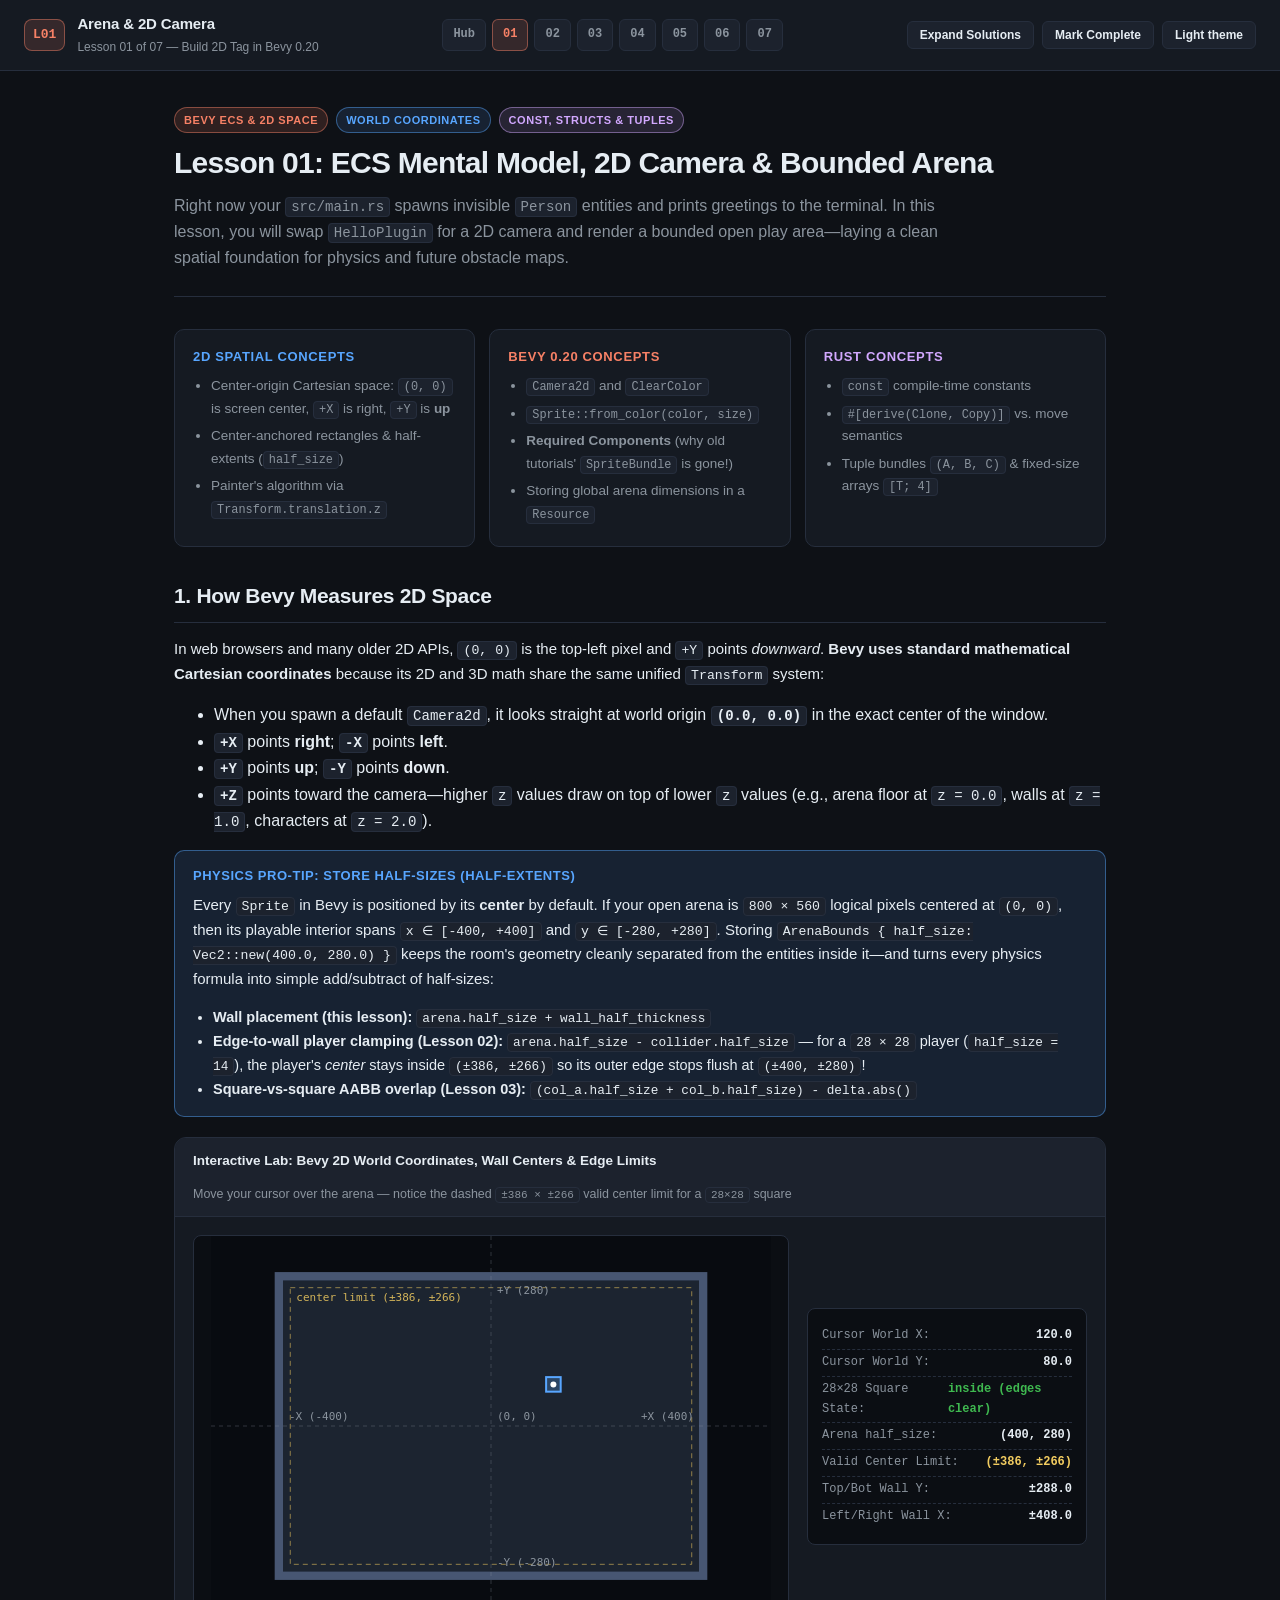
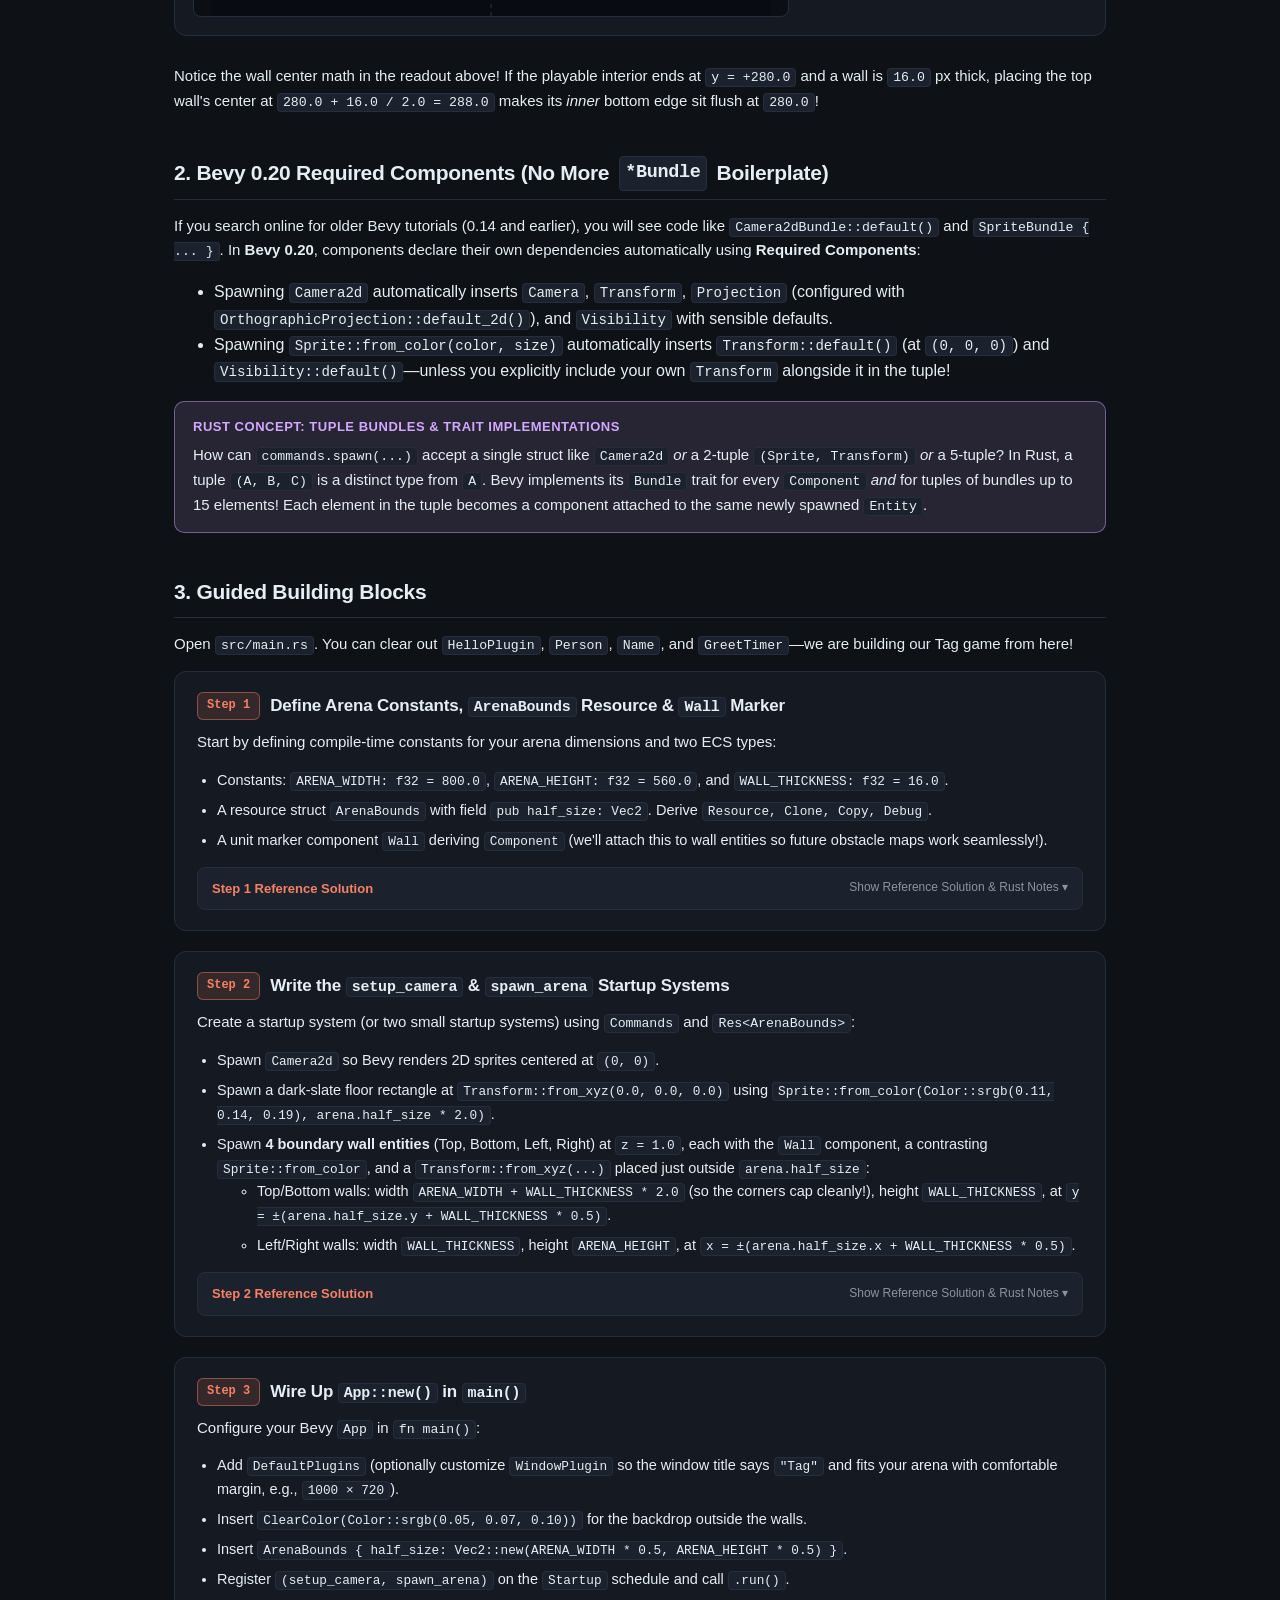
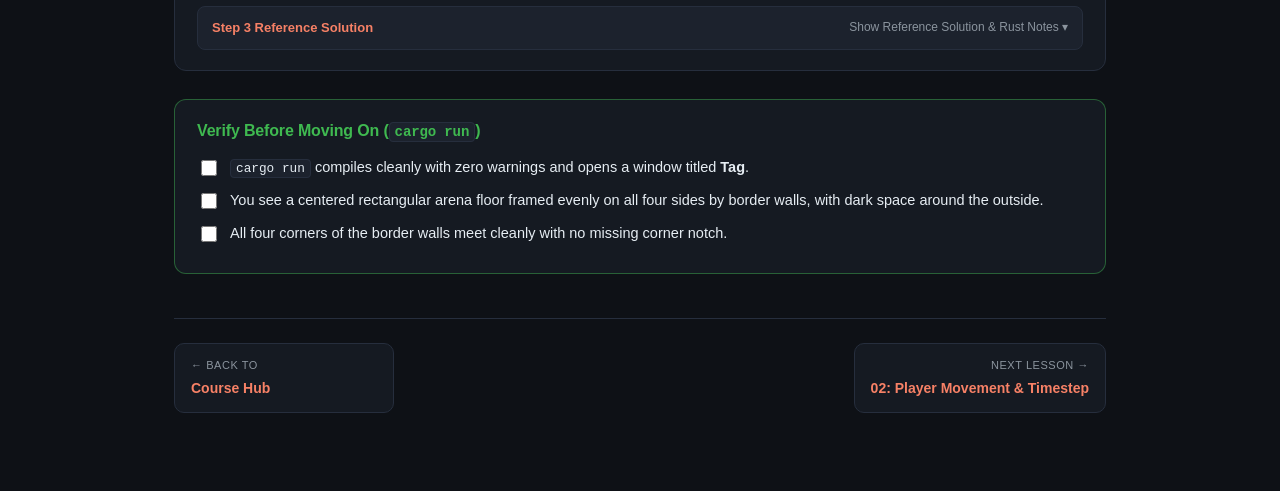
<file: docs/lessons/01-arena-and-camera.html>
<!DOCTYPE html>
<html lang="en">
<head>
  <meta charset="UTF-8" />
  <meta name="viewport" content="width=device-width, initial-scale=1.0" />
  <title>Lesson 01: ECS Mental Model, 2D Camera &amp; Bounded Arena — Tag in Bevy 0.20</title>
  <link rel="stylesheet" href="styles.css" />
  <script src="lesson.js" defer></script>
</head>
<body data-lesson-id="01">
  <header class="topbar">
    <a class="brand" href="index.html">
      <span class="brand-badge">L01</span>
      <div class="brand-text">
        <h1>Arena &amp; 2D Camera</h1>
        <p>Lesson 01 of 07 — Build 2D Tag in Bevy 0.20</p>
      </div>
    </a>
    <nav class="nav-pills" aria-label="Lessons">
      <a class="nav-pill" href="index.html">Hub</a>
      <a class="nav-pill active" data-lesson-pill="01" href="01-arena-and-camera.html">01</a>
      <a class="nav-pill" data-lesson-pill="02" href="02-player-movement-and-timestep.html">02</a>
      <a class="nav-pill" data-lesson-pill="03" href="03-npcs-and-2d-collisions.html">03</a>
      <a class="nav-pill" data-lesson-pill="04" href="04-tag-mechanics.html">04</a>
      <a class="nav-pill" data-lesson-pill="05" href="05-elimination-and-flashing.html">05</a>
      <a class="nav-pill" data-lesson-pill="06" href="06-hud-and-timer-ui.html">06</a>
      <a class="nav-pill" data-lesson-pill="07" href="07-menus-pause-and-game-over.html">07</a>
    </nav>
    <div class="topbar-actions">
      <button class="btn" id="toggleSolutionsBtn" type="button">Expand Solutions</button>
      <button class="btn btn-done" id="markDoneBtn" type="button">Mark Complete</button>
      <button class="btn" id="themeToggle" type="button">Light theme</button>
    </div>
  </header>

  <main class="container">
    <div class="lesson-hero">
      <div class="lesson-eyebrow">
        <span class="pill pill-bevy">Bevy ECS &amp; 2D Space</span>
        <span class="pill pill-physics">World Coordinates</span>
        <span class="pill pill-rust">Const, Structs &amp; Tuples</span>
      </div>
      <h2>Lesson 01: ECS Mental Model, 2D Camera &amp; Bounded Arena</h2>
      <p class="lesson-lead">
        Right now your <code>src/main.rs</code> spawns invisible <code>Person</code> entities and prints greetings to the terminal.
        In this lesson, you will swap <code>HelloPlugin</code> for a 2D camera and render a bounded open play area—laying a clean spatial foundation for physics and future obstacle maps.
      </p>
    </div>

    <div class="objectives-grid">
      <div class="obj-card">
        <h3 style="color: var(--blue);">2D Spatial Concepts</h3>
        <ul>
          <li>Center-origin Cartesian space: <code>(0, 0)</code> is screen center, <code>+X</code> is right, <code>+Y</code> is <strong>up</strong></li>
          <li>Center-anchored rectangles &amp; half-extents (<code>half_size</code>)</li>
          <li>Painter's algorithm via <code>Transform.translation.z</code></li>
        </ul>
      </div>
      <div class="obj-card">
        <h3 style="color: var(--accent);">Bevy 0.20 Concepts</h3>
        <ul>
          <li><code>Camera2d</code> and <code>ClearColor</code></li>
          <li><code>Sprite::from_color(color, size)</code></li>
          <li><strong>Required Components</strong> (why old tutorials' <code>SpriteBundle</code> is gone!)</li>
          <li>Storing global arena dimensions in a <code>Resource</code></li>
        </ul>
      </div>
      <div class="obj-card">
        <h3 style="color: var(--purple);">Rust Concepts</h3>
        <ul>
          <li><code>const</code> compile-time constants</li>
          <li><code>#[derive(Clone, Copy)]</code> vs. move semantics</li>
          <li>Tuple bundles <code>(A, B, C)</code> &amp; fixed-size arrays <code>[T; 4]</code></li>
        </ul>
      </div>
    </div>

    <section>
      <h2>1. How Bevy Measures 2D Space</h2>
      <p>
        In web browsers and many older 2D APIs, <code>(0, 0)</code> is the top-left pixel and <code>+Y</code> points <em>downward</em>.
        <strong>Bevy uses standard mathematical Cartesian coordinates</strong> because its 2D and 3D math share the same unified <code>Transform</code> system:
      </p>
      <ul>
        <li>When you spawn a default <code>Camera2d</code>, it looks straight at world origin <strong><code>(0.0, 0.0)</code></strong> in the exact center of the window.</li>
        <li><strong><code>+X</code></strong> points <strong>right</strong>; <strong><code>-X</code></strong> points <strong>left</strong>.</li>
        <li><strong><code>+Y</code></strong> points <strong>up</strong>; <strong><code>-Y</code></strong> points <strong>down</strong>.</li>
        <li><strong><code>+Z</code></strong> points toward the camera—higher <code>z</code> values draw on top of lower <code>z</code> values (e.g., arena floor at <code>z = 0.0</code>, walls at <code>z = 1.0</code>, characters at <code>z = 2.0</code>).</li>
      </ul>

      <div class="callout callout-physics">
        <div class="callout-title">Physics Pro-Tip: Store Half-Sizes (Half-Extents)</div>
        <p>
          Every <code>Sprite</code> in Bevy is positioned by its <strong>center</strong> by default. If your open arena is <code>800 × 560</code> logical pixels centered at <code>(0, 0)</code>,
          then its playable interior spans <code>x ∈ [-400, +400]</code> and <code>y ∈ [-280, +280]</code>. Storing <code>ArenaBounds { half_size: Vec2::new(400.0, 280.0) }</code> keeps the room's geometry cleanly separated from the entities inside it—and turns every physics formula into simple add/subtract of half-sizes:
        </p>
        <ul style="margin: 8px 0 0; padding-left: 20px;">
          <li><strong>Wall placement (this lesson):</strong> <code>arena.half_size + wall_half_thickness</code></li>
          <li><strong>Edge-to-wall player clamping (Lesson 02):</strong> <code>arena.half_size - collider.half_size</code> — for a <code>28 × 28</code> player (<code>half_size = 14</code>), the player's <em>center</em> stays inside <code>(±386, ±266)</code> so its outer edge stops flush at <code>(±400, ±280)</code>!</li>
          <li><strong>Square-vs-square AABB overlap (Lesson 03):</strong> <code>(col_a.half_size + col_b.half_size) - delta.abs()</code></li>
        </ul>
      </div>

      <!-- Interactive Coordinate Explorer -->
      <div class="lab-card">
        <div class="lab-header">
          <div class="lab-title">Interactive Lab: Bevy 2D World Coordinates, Wall Centers &amp; Edge Limits</div>
          <div class="lab-controls">
            <span>Move your cursor over the arena — notice the dashed <code>±386 × ±266</code> valid center limit for a <code>28×28</code> square</span>
          </div>
        </div>
        <div class="lab-body">
          <div class="lab-canvas-wrap">
            <canvas id="coordCanvas" width="560" height="380"></canvas>
          </div>
          <div class="lab-readout">
            <div class="readout-row">
              <span class="readout-key">Cursor World X:</span>
              <span class="readout-val" id="roX">0.0</span>
            </div>
            <div class="readout-row">
              <span class="readout-key">Cursor World Y:</span>
              <span class="readout-val" id="roY">0.0</span>
            </div>
            <div class="readout-row">
              <span class="readout-key">28×28 Square State:</span>
              <span class="readout-val" id="roInside" style="color: var(--green);">inside (edges clear)</span>
            </div>
            <div class="readout-row">
              <span class="readout-key">Arena half_size:</span>
              <span class="readout-val">(400, 280)</span>
            </div>
            <div class="readout-row">
              <span class="readout-key">Valid Center Limit:</span>
              <span class="readout-val" style="color: var(--amber);">(±386, ±266)</span>
            </div>
            <div class="readout-row">
              <span class="readout-key">Top/Bot Wall Y:</span>
              <span class="readout-val">±288.0</span>
            </div>
            <div class="readout-row">
              <span class="readout-key">Left/Right Wall X:</span>
              <span class="readout-val">±408.0</span>
            </div>
          </div>
        </div>
      </div>

      <p>
        Notice the wall center math in the readout above! If the playable interior ends at <code>y = +280.0</code> and a wall is <code>16.0</code> px thick,
        placing the top wall's center at <code>280.0 + 16.0 / 2.0 = 288.0</code> makes its <em>inner</em> bottom edge sit flush at <code>280.0</code>!
      </p>
    </section>

    <section>
      <h2>2. Bevy 0.20 Required Components (No More <code>*Bundle</code> Boilerplate)</h2>
      <p>
        If you search online for older Bevy tutorials (0.14 and earlier), you will see code like <code>Camera2dBundle::default()</code> and <code>SpriteBundle { ... }</code>.
        In <strong>Bevy 0.20</strong>, components declare their own dependencies automatically using <strong>Required Components</strong>:
      </p>
      <ul>
        <li>Spawning <code>Camera2d</code> automatically inserts <code>Camera</code>, <code>Transform</code>, <code>Projection</code> (configured with <code>OrthographicProjection::default_2d()</code>), and <code>Visibility</code> with sensible defaults.</li>
        <li>Spawning <code>Sprite::from_color(color, size)</code> automatically inserts <code>Transform::default()</code> (at <code>(0, 0, 0)</code>) and <code>Visibility::default()</code>—unless you explicitly include your own <code>Transform</code> alongside it in the tuple!</li>
      </ul>

      <div class="callout callout-rust">
        <div class="callout-title">Rust Concept: Tuple Bundles &amp; Trait Implementations</div>
        <p>
          How can <code>commands.spawn(...)</code> accept a single struct like <code>Camera2d</code> <em>or</em> a 2-tuple <code>(Sprite, Transform)</code> <em>or</em> a 5-tuple?
          In Rust, a tuple <code>(A, B, C)</code> is a distinct type from <code>A</code>. Bevy implements its <code>Bundle</code> trait for every <code>Component</code> <em>and</em> for tuples of bundles up to 15 elements!
          Each element in the tuple becomes a component attached to the same newly spawned <code>Entity</code>.
        </p>
      </div>
    </section>

    <section>
      <h2>3. Guided Building Blocks</h2>
      <p>
        Open <code>src/main.rs</code>. You can clear out <code>HelloPlugin</code>, <code>Person</code>, <code>Name</code>, and <code>GreetTimer</code>—we are building our Tag game from here!
      </p>

      <!-- Step 1 -->
      <div class="step-card">
        <div class="step-header">
          <span class="step-num">Step 1</span>
          <h3>Define Arena Constants, <code>ArenaBounds</code> Resource &amp; <code>Wall</code> Marker</h3>
        </div>
        <p>
          Start by defining compile-time constants for your arena dimensions and two ECS types:
        </p>
        <ul class="api-list">
          <li>Constants: <code>ARENA_WIDTH: f32 = 800.0</code>, <code>ARENA_HEIGHT: f32 = 560.0</code>, and <code>WALL_THICKNESS: f32 = 16.0</code>.</li>
          <li>A resource struct <code>ArenaBounds</code> with field <code>pub half_size: Vec2</code>. Derive <code>Resource, Clone, Copy, Debug</code>.</li>
          <li>A unit marker component <code>Wall</code> deriving <code>Component</code> (we'll attach this to wall entities so future obstacle maps work seamlessly!).</li>
        </ul>

        <details class="solution">
          <summary>Step 1 Reference Solution</summary>
          <div class="solution-body">
<pre><code class="language-rust">use bevy::prelude::*;

pub const ARENA_WIDTH: f32 = 800.0;
pub const ARENA_HEIGHT: f32 = 560.0;
pub const WALL_THICKNESS: f32 = 16.0;

#[derive(Resource, Clone, Copy, Debug)]
pub struct ArenaBounds {
    pub half_size: Vec2,
}

#[derive(Component)]
pub struct Wall;</code></pre>
            <div class="rust-notes">
              <strong>Rust Concepts Inside This Snippet:</strong>
              <ul>
                <li><code>const</code> values are inlined directly at compile time and <em>must</em> have an explicit type annotation (like <code>: f32</code>). Note the <code>.0</code> on floats—Rust never implicitly converts integers like <code>800</code> into <code>f32</code>!</li>
                <li><code>#[derive(Clone, Copy)]</code> on <code>ArenaBounds</code> tells Rust that copying two 32-bit floats (8 bytes total) is trivial bitwise copying, so passing <code>arena.half_size</code> around won't "move" ownership out of the struct.</li>
                <li><code>pub struct Wall;</code> is a <strong>Zero-Sized Type (ZST)</strong>—it takes <strong>0 bytes</strong> of RAM at runtime while letting Bevy filter entities with <code>With&lt;Wall&gt;</code>!</li>
              </ul>
            </div>
          </div>
        </details>
      </div>

      <!-- Step 2 -->
      <div class="step-card">
        <div class="step-header">
          <span class="step-num">Step 2</span>
          <h3>Write the <code>setup_camera</code> &amp; <code>spawn_arena</code> Startup Systems</h3>
        </div>
        <p>
          Create a startup system (or two small startup systems) using <code>Commands</code> and <code>Res&lt;ArenaBounds&gt;</code>:
        </p>
        <ul class="api-list">
          <li>Spawn <code>Camera2d</code> so Bevy renders 2D sprites centered at <code>(0, 0)</code>.</li>
          <li>Spawn a dark-slate floor rectangle at <code>Transform::from_xyz(0.0, 0.0, 0.0)</code> using <code>Sprite::from_color(Color::srgb(0.11, 0.14, 0.19), arena.half_size * 2.0)</code>.</li>
          <li>Spawn <strong>4 boundary wall entities</strong> (Top, Bottom, Left, Right) at <code>z = 1.0</code>, each with the <code>Wall</code> component, a contrasting <code>Sprite::from_color</code>, and a <code>Transform::from_xyz(...)</code> placed just outside <code>arena.half_size</code>:
            <ul>
              <li>Top/Bottom walls: width <code>ARENA_WIDTH + WALL_THICKNESS * 2.0</code> (so the corners cap cleanly!), height <code>WALL_THICKNESS</code>, at <code>y = ±(arena.half_size.y + WALL_THICKNESS * 0.5)</code>.</li>
              <li>Left/Right walls: width <code>WALL_THICKNESS</code>, height <code>ARENA_HEIGHT</code>, at <code>x = ±(arena.half_size.x + WALL_THICKNESS * 0.5)</code>.</li>
            </ul>
          </li>
        </ul>

        <details class="solution">
          <summary>Step 2 Reference Solution</summary>
          <div class="solution-body">
<pre><code class="language-rust">fn setup_camera(mut commands: Commands) {
    commands.spawn(Camera2d);
}

fn spawn_arena(mut commands: Commands, arena: Res&lt;ArenaBounds&gt;) {
    let full_size = arena.half_size * 2.0;
    let wall_color = Color::srgb(0.28, 0.34, 0.45);

    // 1. Open arena floor (z = 0.0)
    commands.spawn((
        Sprite::from_color(Color::srgb(0.11, 0.14, 0.19), full_size),
        Transform::from_xyz(0.0, 0.0, 0.0),
    ));

    // 2. Four perimeter walls (z = 1.0)
    let half_w = arena.half_size.x;
    let half_h = arena.half_size.y;
    let half_t = WALL_THICKNESS * 0.5;

    let walls = [
        // (center_x, center_y, width, height)
        (0.0, half_h + half_t, full_size.x + WALL_THICKNESS * 2.0, WALL_THICKNESS), // Top
        (0.0, -(half_h + half_t), full_size.x + WALL_THICKNESS * 2.0, WALL_THICKNESS), // Bottom
        (-(half_w + half_t), 0.0, WALL_THICKNESS, full_size.y), // Left
        (half_w + half_t, 0.0, WALL_THICKNESS, full_size.y),  // Right
    ];

    for (x, y, w, h) in walls {
        commands.spawn((
            Wall,
            Sprite::from_color(wall_color, Vec2::new(w, h)),
            Transform::from_xyz(x, y, 1.0),
        ));
    }
}</code></pre>
            <div class="rust-notes">
              <strong>Rust Concepts Inside This Snippet:</strong>
              <ul>
                <li><strong>Operator Overloading (<code>arena.half_size * 2.0</code>):</strong> <code>Vec2</code> implements Rust's <code>std::ops::Mul&lt;f32&gt;</code> trait, multiplying both <code>x</code> and <code>y</code> cleanly.</li>
                <li><strong>Array + Tuple Destructuring:</strong> <code>walls</code> is a stack-allocated fixed-size array <code>[(f32, f32, f32, f32); 4]</code>. Writing <code>for (x, y, w, h) in walls</code> unpacks each 4-tuple right in the loop header!</li>
                <li><strong>Shared Borrow via <code>Res&lt;ArenaBounds&gt;</code>:</strong> Notice <code>arena</code> is <em>not</em> <code>mut</code> because this system only reads the arena dimensions, allowing Bevy's scheduler to run other read-only systems in parallel.</li>
              </ul>
            </div>
          </div>
        </details>
      </div>

      <!-- Step 3 -->
      <div class="step-card">
        <div class="step-header">
          <span class="step-num">Step 3</span>
          <h3>Wire Up <code>App::new()</code> in <code>main()</code></h3>
        </div>
        <p>
          Configure your Bevy <code>App</code> in <code>fn main()</code>:
        </p>
        <ul class="api-list">
          <li>Add <code>DefaultPlugins</code> (optionally customize <code>WindowPlugin</code> so the window title says <code>"Tag"</code> and fits your arena with comfortable margin, e.g., <code>1000 × 720</code>).</li>
          <li>Insert <code>ClearColor(Color::srgb(0.05, 0.07, 0.10))</code> for the backdrop outside the walls.</li>
          <li>Insert <code>ArenaBounds { half_size: Vec2::new(ARENA_WIDTH * 0.5, ARENA_HEIGHT * 0.5) }</code>.</li>
          <li>Register <code>(setup_camera, spawn_arena)</code> on the <code>Startup</code> schedule and call <code>.run()</code>.</li>
        </ul>

        <details class="solution">
          <summary>Step 3 Reference Solution</summary>
          <div class="solution-body">
<pre><code class="language-rust">fn main() {
    App::new()
        .add_plugins(DefaultPlugins.set(WindowPlugin {
            primary_window: Some(Window {
                title: "Tag".into(),
                resolution: (1000, 720).into(),
                ..default()
            }),
            ..default()
        }))
        .insert_resource(ClearColor(Color::srgb(0.05, 0.07, 0.10)))
        .insert_resource(ArenaBounds {
            half_size: Vec2::new(ARENA_WIDTH * 0.5, ARENA_HEIGHT * 0.5),
        })
        .add_systems(Startup, (setup_camera, spawn_arena))
        .run();
}</code></pre>
            <div class="rust-notes">
              <strong>Rust Concepts Inside This Snippet:</strong>
              <ul>
                <li><strong>Struct Update Syntax (<code>..default()</code>):</strong> <code>Window</code> has dozens of configuration fields (cursor options, vsync, mode, etc.). Writing <code>..default()</code> fills every unspecified field from <code>Window::default()</code>!</li>
                <li><strong><code>.into()</code> Type Conversion:</strong> <code>"Tag"</code> has type <code>&amp;'static str</code>, while <code>Window.title</code> expects an owned <code>String</code>. Calling <code>.into()</code> invokes Rust's <code>Into&lt;String&gt;</code> trait inferred from the struct field's type!</li>
              </ul>
            </div>
          </div>
        </details>
      </div>

      <div class="checklist-card">
        <h3>Verify Before Moving On (<code>cargo run</code>)</h3>
        <label class="check-item">
          <input type="checkbox" />
          <span><code>cargo run</code> compiles cleanly with zero warnings and opens a window titled <strong>Tag</strong>.</span>
        </label>
        <label class="check-item">
          <input type="checkbox" />
          <span>You see a centered rectangular arena floor framed evenly on all four sides by border walls, with dark space around the outside.</span>
        </label>
        <label class="check-item">
          <input type="checkbox" />
          <span>All four corners of the border walls meet cleanly with no missing corner notch.</span>
        </label>
      </div>
    </section>

    <footer class="lesson-footer">
      <a class="footer-nav-link" href="index.html">
        <span>← Back to</span>
        <strong>Course Hub</strong>
      </a>
      <a class="footer-nav-link" href="02-player-movement-and-timestep.html" style="text-align: right;">
        <span>Next Lesson →</span>
        <strong>02: Player Movement &amp; Timestep</strong>
      </a>
    </footer>
  </main>

  <script>
    (function () {
      const canvas = document.getElementById("coordCanvas");
      if (!canvas) return;
      const ctx = canvas.getContext("2d");
      const roX = document.getElementById("roX");
      const roY = document.getElementById("roY");
      const roInside = document.getElementById("roInside");

      const SCALE = 0.52; // 800 * 0.52 = 416px wide on canvas
      const HALF_W = 400;
      const HALF_H = 280;
      const WALL_T = 16;
      const SQ_HALF = 14; // 28x28 player square -> half_size = 14
      const LIMIT_W = HALF_W - SQ_HALF; // 386
      const LIMIT_H = HALF_H - SQ_HALF; // 266

      let cursorWorld = { x: 120, y: 80 };

      function draw() {
        const cw = canvas.width;
        const ch = canvas.height;
        const cx = cw / 2;
        const cy = ch / 2;

        ctx.clearRect(0, 0, cw, ch);
        ctx.fillStyle = "#080b10";
        ctx.fillRect(0, 0, cw, ch);

        // Walls
        ctx.fillStyle = "#475672";
        const outerW = (HALF_W * 2 + WALL_T * 2) * SCALE;
        const outerH = (HALF_H * 2 + WALL_T * 2) * SCALE;
        ctx.fillRect(cx - outerW / 2, cy - outerH / 2, outerW, outerH);

        // Interior floor
        ctx.fillStyle = "#1c2430";
        const innerW = HALF_W * 2 * SCALE;
        const innerH = HALF_H * 2 * SCALE;
        ctx.fillRect(cx - innerW / 2, cy - innerH / 2, innerW, innerH);

        // Valid player center limit (arena.half_size - collider.half_size = ±386, ±266)
        const limW = LIMIT_W * 2 * SCALE;
        const limH = LIMIT_H * 2 * SCALE;
        ctx.strokeStyle = "rgba(242, 204, 96, 0.55)";
        ctx.lineWidth = 1;
        ctx.setLineDash([5, 4]);
        ctx.strokeRect(cx - limW / 2, cy - limH / 2, limW, limH);
        ctx.setLineDash([]);

        // Subtle axes
        ctx.strokeStyle = "rgba(139, 148, 158, 0.3)";
        ctx.lineWidth = 1;
        ctx.setLineDash([4, 4]);
        ctx.beginPath();
        ctx.moveTo(0, cy); ctx.lineTo(cw, cy);
        ctx.moveTo(cx, 0); ctx.lineTo(cx, ch);
        ctx.stroke();
        ctx.setLineDash([]);

        // Axis labels
        ctx.fillStyle = "#8b949e";
        ctx.font = "11px ui-monospace, SFMono-Regular, Menlo, monospace";
        ctx.fillText("(0, 0)", cx + 6, cy - 6);
        ctx.fillText("+X (400)", cx + innerW / 2 - 58, cy - 6);
        ctx.fillText("-X (-400)", cx - innerW / 2 + 6, cy - 6);
        ctx.fillText("+Y (280)", cx + 6, cy - innerH / 2 + 14);
        ctx.fillText("-Y (-280)", cx + 6, cy + innerH / 2 - 6);
        ctx.fillStyle = "rgba(242, 204, 96, 0.85)";
        ctx.fillText("center limit (±386, ±266)", cx - limW / 2 + 6, cy - limH / 2 + 13);

        // Cursor marker (28x28 player-sized square)
        const px = cx + cursorWorld.x * SCALE;
        const py = cy - cursorWorld.y * SCALE; // Flip Y because Bevy +Y is UP!
        const edgesClear = Math.abs(cursorWorld.x) <= LIMIT_W && Math.abs(cursorWorld.y) <= LIMIT_H;
        const centerInside = Math.abs(cursorWorld.x) <= HALF_W && Math.abs(cursorWorld.y) <= HALF_H;

        let stroke, fill, stateText, stateColor;
        if (edgesClear) {
          stroke = "#58a6ff";
          fill = "rgba(88, 166, 255, 0.25)";
          stateText = "inside (edges clear)";
          stateColor = "var(--green)";
        } else if (centerInside) {
          stroke = "#f2cc60";
          fill = "rgba(242, 204, 96, 0.28)";
          stateText = "edge clips wall!";
          stateColor = "var(--amber)";
        } else {
          stroke = "#f78166";
          fill = "rgba(247, 129, 102, 0.25)";
          stateText = "outside arena";
          stateColor = "var(--accent)";
        }

        ctx.strokeStyle = stroke;
        ctx.fillStyle = fill;
        ctx.lineWidth = 2;
        const sq = (SQ_HALF * 2) * SCALE;
        ctx.fillRect(px - sq / 2, py - sq / 2, sq, sq);
        ctx.strokeRect(px - sq / 2, py - sq / 2, sq, sq);

        ctx.beginPath();
        ctx.arc(px, py, 3, 0, Math.PI * 2);
        ctx.fillStyle = "#ffffff";
        ctx.fill();

        roX.textContent = cursorWorld.x.toFixed(1);
        roY.textContent = cursorWorld.y.toFixed(1);
        roInside.textContent = stateText;
        roInside.style.color = stateColor;
      }

      canvas.addEventListener("mousemove", (e) => {
        const rect = canvas.getBoundingClientRect();
        const scaleX = canvas.width / rect.width;
        const scaleY = canvas.height / rect.height;
        const px = (e.clientX - rect.left) * scaleX;
        const py = (e.clientY - rect.top) * scaleY;
        cursorWorld.x = (px - canvas.width / 2) / SCALE;
        cursorWorld.y = -(py - canvas.height / 2) / SCALE;
        draw();
      });

      draw();
    })();
  </script>
</body>
</html>
</file>
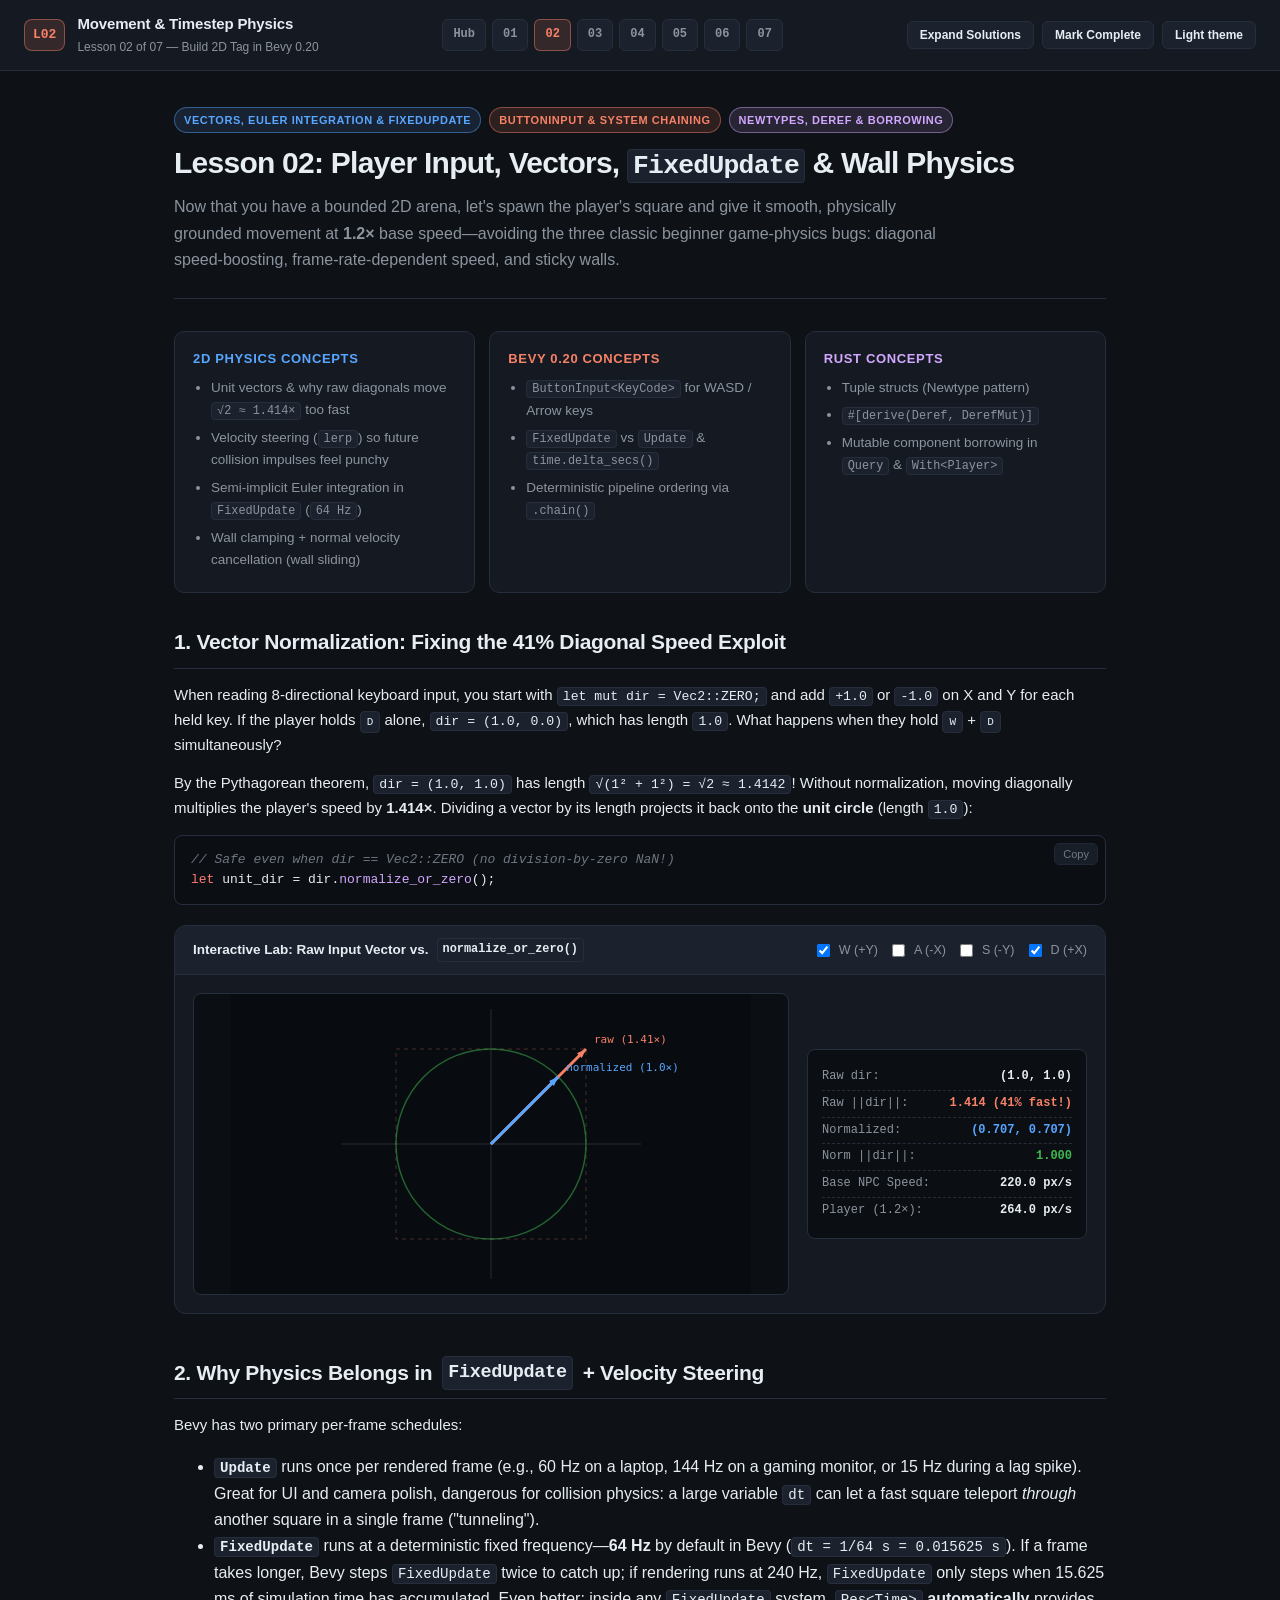
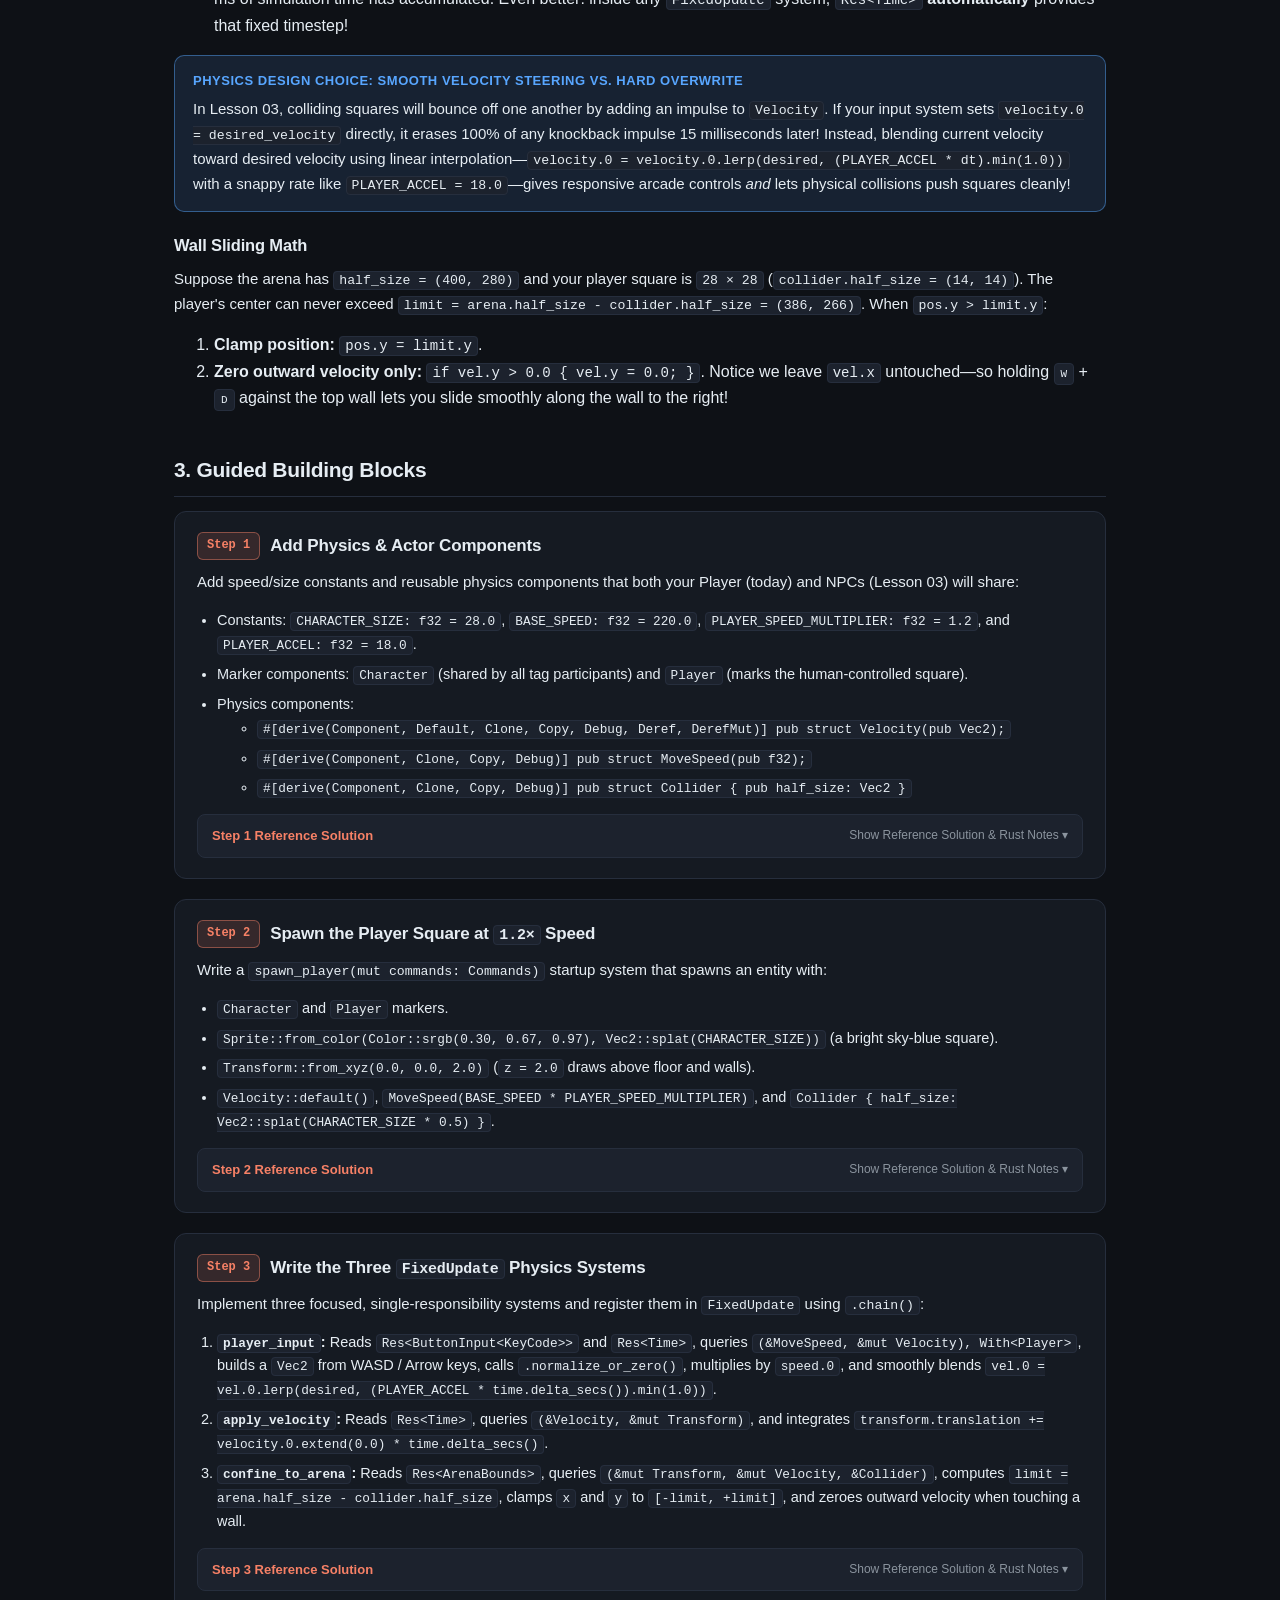
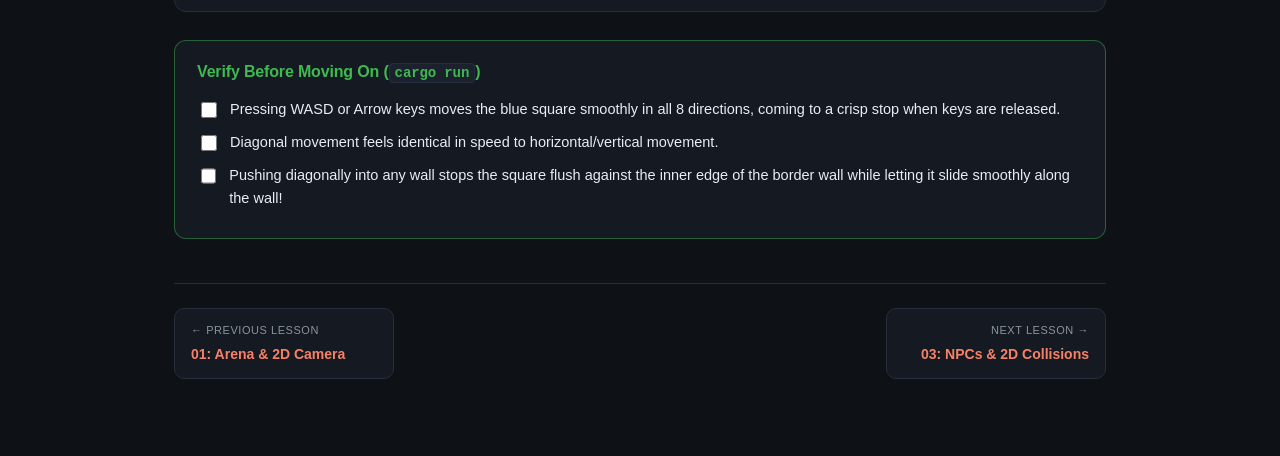
<file: docs/lessons/02-player-movement-and-timestep.html>
<!DOCTYPE html>
<html lang="en">
<head>
  <meta charset="UTF-8" />
  <meta name="viewport" content="width=device-width, initial-scale=1.0" />
  <title>Lesson 02: Player Input, Vectors, FixedUpdate &amp; Wall Physics — Tag in Bevy 0.20</title>
  <link rel="stylesheet" href="styles.css" />
  <script src="lesson.js" defer></script>
</head>
<body data-lesson-id="02">
  <header class="topbar">
    <a class="brand" href="index.html">
      <span class="brand-badge">L02</span>
      <div class="brand-text">
        <h1>Movement &amp; Timestep Physics</h1>
        <p>Lesson 02 of 07 — Build 2D Tag in Bevy 0.20</p>
      </div>
    </a>
    <nav class="nav-pills" aria-label="Lessons">
      <a class="nav-pill" href="index.html">Hub</a>
      <a class="nav-pill" data-lesson-pill="01" href="01-arena-and-camera.html">01</a>
      <a class="nav-pill active" data-lesson-pill="02" href="02-player-movement-and-timestep.html">02</a>
      <a class="nav-pill" data-lesson-pill="03" href="03-npcs-and-2d-collisions.html">03</a>
      <a class="nav-pill" data-lesson-pill="04" href="04-tag-mechanics.html">04</a>
      <a class="nav-pill" data-lesson-pill="05" href="05-elimination-and-flashing.html">05</a>
      <a class="nav-pill" data-lesson-pill="06" href="06-hud-and-timer-ui.html">06</a>
      <a class="nav-pill" data-lesson-pill="07" href="07-menus-pause-and-game-over.html">07</a>
    </nav>
    <div class="topbar-actions">
      <button class="btn" id="toggleSolutionsBtn" type="button">Expand Solutions</button>
      <button class="btn btn-done" id="markDoneBtn" type="button">Mark Complete</button>
      <button class="btn" id="themeToggle" type="button">Light theme</button>
    </div>
  </header>

  <main class="container">
    <div class="lesson-hero">
      <div class="lesson-eyebrow">
        <span class="pill pill-physics">Vectors, Euler Integration &amp; FixedUpdate</span>
        <span class="pill pill-bevy">ButtonInput &amp; System Chaining</span>
        <span class="pill pill-rust">Newtypes, Deref &amp; Borrowing</span>
      </div>
      <h2>Lesson 02: Player Input, Vectors, <code>FixedUpdate</code> &amp; Wall Physics</h2>
      <p class="lesson-lead">
        Now that you have a bounded 2D arena, let's spawn the player's square and give it smooth, physically grounded movement at
        <strong>1.2×</strong> base speed—avoiding the three classic beginner game-physics bugs: diagonal speed-boosting, frame-rate-dependent speed, and sticky walls.
      </p>
    </div>

    <div class="objectives-grid">
      <div class="obj-card">
        <h3 style="color: var(--blue);">2D Physics Concepts</h3>
        <ul>
          <li>Unit vectors &amp; why raw diagonals move <code>√2 ≈ 1.414×</code> too fast</li>
          <li>Velocity steering (<code>lerp</code>) so future collision impulses feel punchy</li>
          <li>Semi-implicit Euler integration in <code>FixedUpdate</code> (<code>64 Hz</code>)</li>
          <li>Wall clamping + normal velocity cancellation (wall sliding)</li>
        </ul>
      </div>
      <div class="obj-card">
        <h3 style="color: var(--accent);">Bevy 0.20 Concepts</h3>
        <ul>
          <li><code>ButtonInput&lt;KeyCode&gt;</code> for WASD / Arrow keys</li>
          <li><code>FixedUpdate</code> vs <code>Update</code> &amp; <code>time.delta_secs()</code></li>
          <li>Deterministic pipeline ordering via <code>.chain()</code></li>
        </ul>
      </div>
      <div class="obj-card">
        <h3 style="color: var(--purple);">Rust Concepts</h3>
        <ul>
          <li>Tuple structs (Newtype pattern)</li>
          <li><code>#[derive(Deref, DerefMut)]</code></li>
          <li>Mutable component borrowing in <code>Query</code> &amp; <code>With&lt;Player&gt;</code></li>
        </ul>
      </div>
    </div>

    <section>
      <h2>1. Vector Normalization: Fixing the 41% Diagonal Speed Exploit</h2>
      <p>
        When reading 8-directional keyboard input, you start with <code>let mut dir = Vec2::ZERO;</code> and add <code>+1.0</code> or <code>-1.0</code> on X and Y for each held key.
        If the player holds <kbd>D</kbd> alone, <code>dir = (1.0, 0.0)</code>, which has length <code>1.0</code>.
        What happens when they hold <kbd>W</kbd> + <kbd>D</kbd> simultaneously?
      </p>
      <p>
        By the Pythagorean theorem, <code>dir = (1.0, 1.0)</code> has length <code>√(1² + 1²) = √2 ≈ 1.4142</code>!
        Without normalization, moving diagonally multiplies the player's speed by <strong>1.414×</strong>.
        Dividing a vector by its length projects it back onto the <strong>unit circle</strong> (length <code>1.0</code>):
      </p>
      <pre><code class="language-rust">// Safe even when dir == Vec2::ZERO (no division-by-zero NaN!)
let unit_dir = dir.normalize_or_zero();</code></pre>

      <!-- Interactive Vector Normalization Lab -->
      <div class="lab-card">
        <div class="lab-header">
          <div class="lab-title">Interactive Lab: Raw Input Vector vs. <code>normalize_or_zero()</code></div>
          <div class="lab-controls">
            <label><input type="checkbox" id="chkW" checked /> W (+Y)</label>
            <label><input type="checkbox" id="chkA" /> A (-X)</label>
            <label><input type="checkbox" id="chkS" /> S (-Y)</label>
            <label><input type="checkbox" id="chkD" checked /> D (+X)</label>
          </div>
        </div>
        <div class="lab-body">
          <div class="lab-canvas-wrap">
            <canvas id="vecCanvas" width="520" height="300"></canvas>
          </div>
          <div class="lab-readout">
            <div class="readout-row">
              <span class="readout-key">Raw dir:</span>
              <span class="readout-val" id="roRaw">(1.0, 1.0)</span>
            </div>
            <div class="readout-row">
              <span class="readout-key">Raw ||dir||:</span>
              <span class="readout-val" id="roRawLen" style="color: var(--accent);">1.414 (41% fast!)</span>
            </div>
            <div class="readout-row">
              <span class="readout-key">Normalized:</span>
              <span class="readout-val" id="roNorm" style="color: var(--blue);">(0.707, 0.707)</span>
            </div>
            <div class="readout-row">
              <span class="readout-key">Norm ||dir||:</span>
              <span class="readout-val" id="roNormLen" style="color: var(--green);">1.000</span>
            </div>
            <div class="readout-row">
              <span class="readout-key">Base NPC Speed:</span>
              <span class="readout-val">220.0 px/s</span>
            </div>
            <div class="readout-row">
              <span class="readout-key">Player (1.2×):</span>
              <span class="readout-val" id="roSpeed">264.0 px/s</span>
            </div>
          </div>
        </div>
      </div>
    </section>

    <section>
      <h2>2. Why Physics Belongs in <code>FixedUpdate</code> + Velocity Steering</h2>
      <p>
        Bevy has two primary per-frame schedules:
      </p>
      <ul>
        <li><strong><code>Update</code></strong> runs once per rendered frame (e.g., 60 Hz on a laptop, 144 Hz on a gaming monitor, or 15 Hz during a lag spike). Great for UI and camera polish, dangerous for collision physics: a large variable <code>dt</code> can let a fast square teleport <em>through</em> another square in a single frame ("tunneling").</li>
        <li><strong><code>FixedUpdate</code></strong> runs at a deterministic fixed frequency—<strong>64 Hz</strong> by default in Bevy (<code>dt = 1/64 s = 0.015625 s</code>). If a frame takes longer, Bevy steps <code>FixedUpdate</code> twice to catch up; if rendering runs at 240 Hz, <code>FixedUpdate</code> only steps when 15.625 ms of simulation time has accumulated. Even better: inside any <code>FixedUpdate</code> system, <code>Res&lt;Time&gt;</code> <strong>automatically</strong> provides that fixed timestep!</li>
      </ul>

      <div class="callout callout-physics">
        <div class="callout-title">Physics Design Choice: Smooth Velocity Steering vs. Hard Overwrite</div>
        <p>
          In Lesson 03, colliding squares will bounce off one another by adding an impulse to <code>Velocity</code>.
          If your input system sets <code>velocity.0 = desired_velocity</code> directly, it erases 100% of any knockback impulse 15 milliseconds later!
          Instead, blending current velocity toward desired velocity using linear interpolation—<code>velocity.0 = velocity.0.lerp(desired, (PLAYER_ACCEL * dt).min(1.0))</code> with a snappy rate like <code>PLAYER_ACCEL = 18.0</code>—gives responsive arcade controls <em>and</em> lets physical collisions push squares cleanly!
        </p>
      </div>

      <h3>Wall Sliding Math</h3>
      <p>
        Suppose the arena has <code>half_size = (400, 280)</code> and your player square is <code>28 × 28</code> (<code>collider.half_size = (14, 14)</code>).
        The player's center can never exceed <code>limit = arena.half_size - collider.half_size = (386, 266)</code>.
        When <code>pos.y &gt; limit.y</code>:
      </p>
      <ol>
        <li><strong>Clamp position:</strong> <code>pos.y = limit.y</code>.</li>
        <li><strong>Zero outward velocity only:</strong> <code>if vel.y &gt; 0.0 { vel.y = 0.0; }</code>. Notice we leave <code>vel.x</code> untouched—so holding <kbd>W</kbd> + <kbd>D</kbd> against the top wall lets you slide smoothly along the wall to the right!</li>
      </ol>
    </section>

    <section>
      <h2>3. Guided Building Blocks</h2>

      <!-- Step 1 -->
      <div class="step-card">
        <div class="step-header">
          <span class="step-num">Step 1</span>
          <h3>Add Physics &amp; Actor Components</h3>
        </div>
        <p>
          Add speed/size constants and reusable physics components that both your Player (today) and NPCs (Lesson 03) will share:
        </p>
        <ul class="api-list">
          <li>Constants: <code>CHARACTER_SIZE: f32 = 28.0</code>, <code>BASE_SPEED: f32 = 220.0</code>, <code>PLAYER_SPEED_MULTIPLIER: f32 = 1.2</code>, and <code>PLAYER_ACCEL: f32 = 18.0</code>.</li>
          <li>Marker components: <code>Character</code> (shared by all tag participants) and <code>Player</code> (marks the human-controlled square).</li>
          <li>Physics components:
            <ul>
              <li><code>#[derive(Component, Default, Clone, Copy, Debug, Deref, DerefMut)] pub struct Velocity(pub Vec2);</code></li>
              <li><code>#[derive(Component, Clone, Copy, Debug)] pub struct MoveSpeed(pub f32);</code></li>
              <li><code>#[derive(Component, Clone, Copy, Debug)] pub struct Collider { pub half_size: Vec2 }</code></li>
            </ul>
          </li>
        </ul>

        <details class="solution">
          <summary>Step 1 Reference Solution</summary>
          <div class="solution-body">
<pre><code class="language-rust">pub const CHARACTER_SIZE: f32 = 28.0;
pub const BASE_SPEED: f32 = 220.0;
pub const PLAYER_SPEED_MULTIPLIER: f32 = 1.2;
pub const PLAYER_ACCEL: f32 = 18.0;

#[derive(Component)]
pub struct Character;

#[derive(Component)]
pub struct Player;

#[derive(Component, Default, Clone, Copy, Debug, Deref, DerefMut)]
pub struct Velocity(pub Vec2);

#[derive(Component, Clone, Copy, Debug)]
pub struct MoveSpeed(pub f32);

#[derive(Component, Clone, Copy, Debug)]
pub struct Collider {
    pub half_size: Vec2,
}</code></pre>
            <div class="rust-notes">
              <strong>Rust Concepts Inside This Snippet:</strong>
              <ul>
                <li><strong>The Newtype Pattern (<code>Velocity(pub Vec2)</code>):</strong> Why wrap <code>Vec2</code> in <code>Velocity</code> instead of attaching a raw <code>Vec2</code> as a component? First, Rust's <em>orphan rule</em> forbids deriving external traits on types you don't own. Second, if an entity ever needed both velocity and acceleration, two raw <code>Vec2</code> components would collide—distinct wrapper types give type-safe meaning!</li>
                <li><strong><code>#[derive(Deref, DerefMut)]</code>:</strong> Re-exported in <code>bevy::prelude::*</code>, this implements <code>std::ops::Deref&lt;Target = Vec2&gt;</code>, allowing you to call <code>Vec2</code> methods like <code>vel.extend(0.0)</code> directly or access the inner field explicitly via <code>vel.0</code>.</li>
              </ul>
            </div>
          </div>
        </details>
      </div>

      <!-- Step 2 -->
      <div class="step-card">
        <div class="step-header">
          <span class="step-num">Step 2</span>
          <h3>Spawn the Player Square at <code>1.2×</code> Speed</h3>
        </div>
        <p>
          Write a <code>spawn_player(mut commands: Commands)</code> startup system that spawns an entity with:
        </p>
        <ul class="api-list">
          <li><code>Character</code> and <code>Player</code> markers.</li>
          <li><code>Sprite::from_color(Color::srgb(0.30, 0.67, 0.97), Vec2::splat(CHARACTER_SIZE))</code> (a bright sky-blue square).</li>
          <li><code>Transform::from_xyz(0.0, 0.0, 2.0)</code> (<code>z = 2.0</code> draws above floor and walls).</li>
          <li><code>Velocity::default()</code>, <code>MoveSpeed(BASE_SPEED * PLAYER_SPEED_MULTIPLIER)</code>, and <code>Collider { half_size: Vec2::splat(CHARACTER_SIZE * 0.5) }</code>.</li>
        </ul>

        <details class="solution">
          <summary>Step 2 Reference Solution</summary>
          <div class="solution-body">
<pre><code class="language-rust">fn spawn_player(mut commands: Commands) {
    commands.spawn((
        Character,
        Player,
        Sprite::from_color(Color::srgb(0.30, 0.67, 0.97), Vec2::splat(CHARACTER_SIZE)),
        Transform::from_xyz(0.0, 0.0, 2.0),
        Velocity::default(),
        MoveSpeed(BASE_SPEED * PLAYER_SPEED_MULTIPLIER),
        Collider {
            half_size: Vec2::splat(CHARACTER_SIZE * 0.5),
        },
    ));
}</code></pre>
            <div class="rust-notes">
              <strong>Rust Concepts Inside This Snippet:</strong>
              <ul>
                <li><code>Vec2::splat(v)</code> is a handy constructor shorthand for <code>Vec2::new(v, v)</code>—ideal for squares!</li>
                <li><code>Velocity::default()</code> calls the derived <code>Default</code> trait implementation, producing <code>Velocity(Vec2::ZERO)</code>.</li>
              </ul>
            </div>
          </div>
        </details>
      </div>

      <!-- Step 3 -->
      <div class="step-card">
        <div class="step-header">
          <span class="step-num">Step 3</span>
          <h3>Write the Three <code>FixedUpdate</code> Physics Systems</h3>
        </div>
        <p>
          Implement three focused, single-responsibility systems and register them in <code>FixedUpdate</code> using <code>.chain()</code>:
        </p>
        <ol class="api-list">
          <li>
            <strong><code>player_input</code>:</strong> Reads <code>Res&lt;ButtonInput&lt;KeyCode&gt;&gt;</code> and <code>Res&lt;Time&gt;</code>, queries <code>(&amp;MoveSpeed, &amp;mut Velocity), With&lt;Player&gt;</code>, builds a <code>Vec2</code> from WASD / Arrow keys, calls <code>.normalize_or_zero()</code>, multiplies by <code>speed.0</code>, and smoothly blends <code>vel.0 = vel.0.lerp(desired, (PLAYER_ACCEL * time.delta_secs()).min(1.0))</code>.
          </li>
          <li>
            <strong><code>apply_velocity</code>:</strong> Reads <code>Res&lt;Time&gt;</code>, queries <code>(&amp;Velocity, &amp;mut Transform)</code>, and integrates <code>transform.translation += velocity.0.extend(0.0) * time.delta_secs()</code>.
          </li>
          <li>
            <strong><code>confine_to_arena</code>:</strong> Reads <code>Res&lt;ArenaBounds&gt;</code>, queries <code>(&amp;mut Transform, &amp;mut Velocity, &amp;Collider)</code>, computes <code>limit = arena.half_size - collider.half_size</code>, clamps <code>x</code> and <code>y</code> to <code>[-limit, +limit]</code>, and zeroes outward velocity when touching a wall.
          </li>
        </ol>

        <details class="solution">
          <summary>Step 3 Reference Solution</summary>
          <div class="solution-body">
<pre><code class="language-rust">fn player_input(
    keyboard: Res&lt;ButtonInput&lt;KeyCode&gt;&gt;,
    time: Res&lt;Time&gt;,
    mut query: Query&lt;(&amp;MoveSpeed, &amp;mut Velocity), With&lt;Player&gt;&gt;,
) {
    let mut dir = Vec2::ZERO;
    if keyboard.pressed(KeyCode::KeyW) || keyboard.pressed(KeyCode::ArrowUp) {
        dir.y += 1.0;
    }
    if keyboard.pressed(KeyCode::KeyS) || keyboard.pressed(KeyCode::ArrowDown) {
        dir.y -= 1.0;
    }
    if keyboard.pressed(KeyCode::KeyD) || keyboard.pressed(KeyCode::ArrowRight) {
        dir.x += 1.0;
    }
    if keyboard.pressed(KeyCode::KeyA) || keyboard.pressed(KeyCode::ArrowLeft) {
        dir.x -= 1.0;
    }

    let unit_dir = dir.normalize_or_zero();
    let blend = (PLAYER_ACCEL * time.delta_secs()).min(1.0);

    for (speed, mut velocity) in &amp;mut query {
        let desired = unit_dir * speed.0;
        velocity.0 = velocity.0.lerp(desired, blend);
    }
}

fn apply_velocity(time: Res&lt;Time&gt;, mut query: Query&lt;(&amp;Velocity, &amp;mut Transform)&gt;) {
    let dt = time.delta_secs();
    for (velocity, mut transform) in &amp;mut query {
        transform.translation += velocity.0.extend(0.0) * dt;
    }
}

fn confine_to_arena(
    arena: Res&lt;ArenaBounds&gt;,
    mut query: Query&lt;(&amp;mut Transform, &amp;mut Velocity, &amp;Collider)&gt;,
) {
    for (mut transform, mut velocity, collider) in &amp;mut query {
        let limit = arena.half_size - collider.half_size;

        if transform.translation.x &gt; limit.x {
            transform.translation.x = limit.x;
            if velocity.0.x &gt; 0.0 {
                velocity.0.x = 0.0;
            }
        } else if transform.translation.x &lt; -limit.x {
            transform.translation.x = -limit.x;
            if velocity.0.x &lt; 0.0 {
                velocity.0.x = 0.0;
            }
        }

        if transform.translation.y &gt; limit.y {
            transform.translation.y = limit.y;
            if velocity.0.y &gt; 0.0 {
                velocity.0.y = 0.0;
            }
        } else if transform.translation.y &lt; -limit.y {
            transform.translation.y = -limit.y;
            if velocity.0.y &lt; 0.0 {
                velocity.0.y = 0.0;
            }
        }
    }
}</code></pre>
            <p style="margin-top: 10px;">And in <code>main()</code>, add <code>spawn_player</code> to <code>Startup</code> and chain the physics systems in <code>FixedUpdate</code>:</p>
<pre><code class="language-rust">        .add_systems(Startup, (setup_camera, spawn_arena, spawn_player))
        .add_systems(
            FixedUpdate,
            (player_input, apply_velocity, confine_to_arena).chain(),
        )</code></pre>
            <div class="rust-notes">
              <strong>Rust &amp; Bevy Concepts Inside This Snippet:</strong>
              <ul>
                <li><strong><code>&amp;MoveSpeed</code> vs <code>&amp;mut Velocity</code>:</strong> Rust enforces explicit mutability down to each queried component! Asking for <code>&amp;MoveSpeed</code> (immutable reference) documents that <code>player_input</code> never alters base speed, while <code>&amp;mut Velocity</code> grants exclusive write access.</li>
                <li><strong>Query Filter <code>With&lt;Player&gt;</code>:</strong> Notice <code>With&lt;Player&gt;</code> is the <em>second</em> type parameter of <code>Query&lt;Data, Filter&gt;</code>. It filters matching entities without bothering to fetch the 0-byte <code>Player</code> struct into your loop tuple!</li>
                <li><strong>Why <code>.chain()</code> Matters:</strong> By default, Bevy runs systems in parallel when possible. Chaining guarantees <code>input → integrate position → clamp walls</code> happens in exact order every physics tick, so you never render a frame with the square halfway inside a wall!</li>
              </ul>
            </div>
          </div>
        </details>
      </div>

      <div class="checklist-card">
        <h3>Verify Before Moving On (<code>cargo run</code>)</h3>
        <label class="check-item">
          <input type="checkbox" />
          <span>Pressing WASD or Arrow keys moves the blue square smoothly in all 8 directions, coming to a crisp stop when keys are released.</span>
        </label>
        <label class="check-item">
          <input type="checkbox" />
          <span>Diagonal movement feels identical in speed to horizontal/vertical movement.</span>
        </label>
        <label class="check-item">
          <input type="checkbox" />
          <span>Pushing diagonally into any wall stops the square flush against the inner edge of the border wall while letting it slide smoothly along the wall!</span>
        </label>
      </div>
    </section>

    <footer class="lesson-footer">
      <a class="footer-nav-link" href="01-arena-and-camera.html">
        <span>← Previous Lesson</span>
        <strong>01: Arena &amp; 2D Camera</strong>
      </a>
      <a class="footer-nav-link" href="03-npcs-and-2d-collisions.html" style="text-align: right;">
        <span>Next Lesson →</span>
        <strong>03: NPCs &amp; 2D Collisions</strong>
      </a>
    </footer>
  </main>

  <script>
    (function () {
      const canvas = document.getElementById("vecCanvas");
      if (!canvas) return;
      const ctx = canvas.getContext("2d");
      const ids = ["chkW", "chkA", "chkS", "chkD"];
      const els = ids.map((id) => document.getElementById(id));

      function draw() {
        const w = document.getElementById("chkW").checked;
        const a = document.getElementById("chkA").checked;
        const s = document.getElementById("chkS").checked;
        const d = document.getElementById("chkD").checked;

        let rx = (d ? 1 : 0) - (a ? 1 : 0);
        let ry = (w ? 1 : 0) - (s ? 1 : 0);
        const rawLen = Math.hypot(rx, ry);
        const nx = rawLen > 0 ? rx / rawLen : 0;
        const ny = rawLen > 0 ? ry / rawLen : 0;
        const normLen = Math.hypot(nx, ny);

        const cw = canvas.width;
        const ch = canvas.height;
        const cx = cw / 2;
        const cy = ch / 2;
        const R = 95;

        ctx.clearRect(0, 0, cw, ch);
        ctx.fillStyle = "#080b10";
        ctx.fillRect(0, 0, cw, ch);

        // Axes
        ctx.strokeStyle = "rgba(139,148,158,0.25)";
        ctx.lineWidth = 1;
        ctx.beginPath();
        ctx.moveTo(cx - 150, cy); ctx.lineTo(cx + 150, cy);
        ctx.moveTo(cx, cy - 135); ctx.lineTo(cx, cy + 135);
        ctx.stroke();

        // Unit square [-1, 1]
        ctx.strokeStyle = "rgba(247, 129, 102, 0.28)";
        ctx.setLineDash([4, 4]);
        ctx.strokeRect(cx - R, cy - R, R * 2, R * 2);
        ctx.setLineDash([]);

        // Unit circle
        ctx.strokeStyle = "rgba(63, 185, 80, 0.5)";
        ctx.lineWidth = 1.5;
        ctx.beginPath();
        ctx.arc(cx, cy, R, 0, Math.PI * 2);
        ctx.stroke();

        function drawArrow(tx, ty, color, label) {
          if (tx === 0 && ty === 0) return;
          const ex = cx + tx * R;
          const ey = cy - ty * R;
          ctx.strokeStyle = color;
          ctx.fillStyle = color;
          ctx.lineWidth = 3;
          ctx.beginPath();
          ctx.moveTo(cx, cy);
          ctx.lineTo(ex, ey);
          ctx.stroke();

          const ang = Math.atan2(ey - cy, ex - cx);
          ctx.beginPath();
          ctx.moveTo(ex, ey);
          ctx.lineTo(ex - 10 * Math.cos(ang - 0.35), ey - 10 * Math.sin(ang - 0.35));
          ctx.lineTo(ex - 10 * Math.cos(ang + 0.35), ey - 10 * Math.sin(ang + 0.35));
          ctx.closePath();
          ctx.fill();

          ctx.font = "11px ui-monospace, SFMono-Regular, Menlo, monospace";
          ctx.fillText(label, ex + 8, ey - 6);
        }

        if (rawLen > 1.01) {
          drawArrow(rx, ry, "#f78166", "raw (1.41×)");
        }
        drawArrow(nx, ny, "#58a6ff", "normalized (1.0×)");

        document.getElementById("roRaw").textContent = `(${rx.toFixed(1)}, ${ry.toFixed(1)})`;
        const rlEl = document.getElementById("roRawLen");
        rlEl.textContent = rawLen > 1.01 ? `${rawLen.toFixed(3)} (41% fast!)` : rawLen.toFixed(3);
        rlEl.style.color = rawLen > 1.01 ? "var(--accent)" : "var(--text)";

        document.getElementById("roNorm").textContent = `(${nx.toFixed(3)}, ${ny.toFixed(3)})`;
        document.getElementById("roNormLen").textContent = normLen.toFixed(3);
        document.getElementById("roSpeed").textContent = `${(normLen * 220 * 1.2).toFixed(1)} px/s`;
      }

      els.forEach((el) => el.addEventListener("change", draw));
      draw();
    })();
  </script>
</body>
</html>
</file>
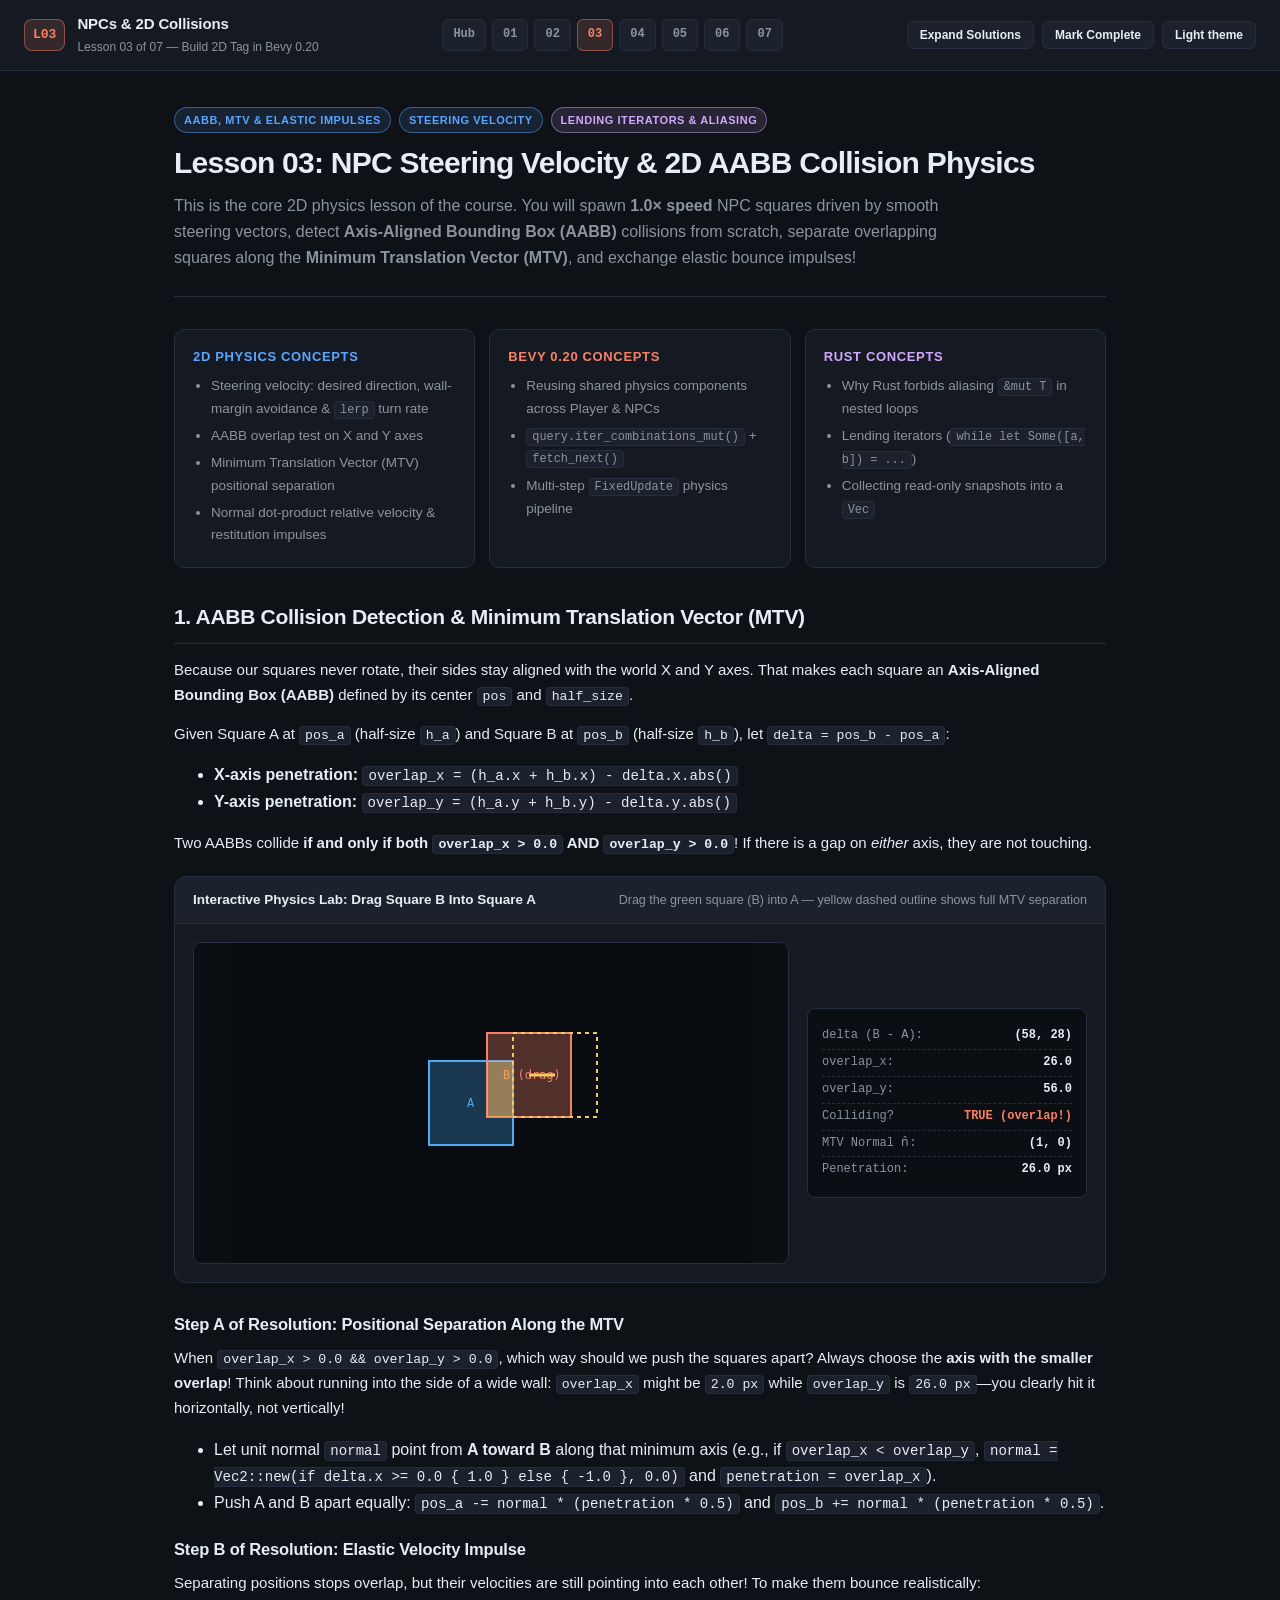
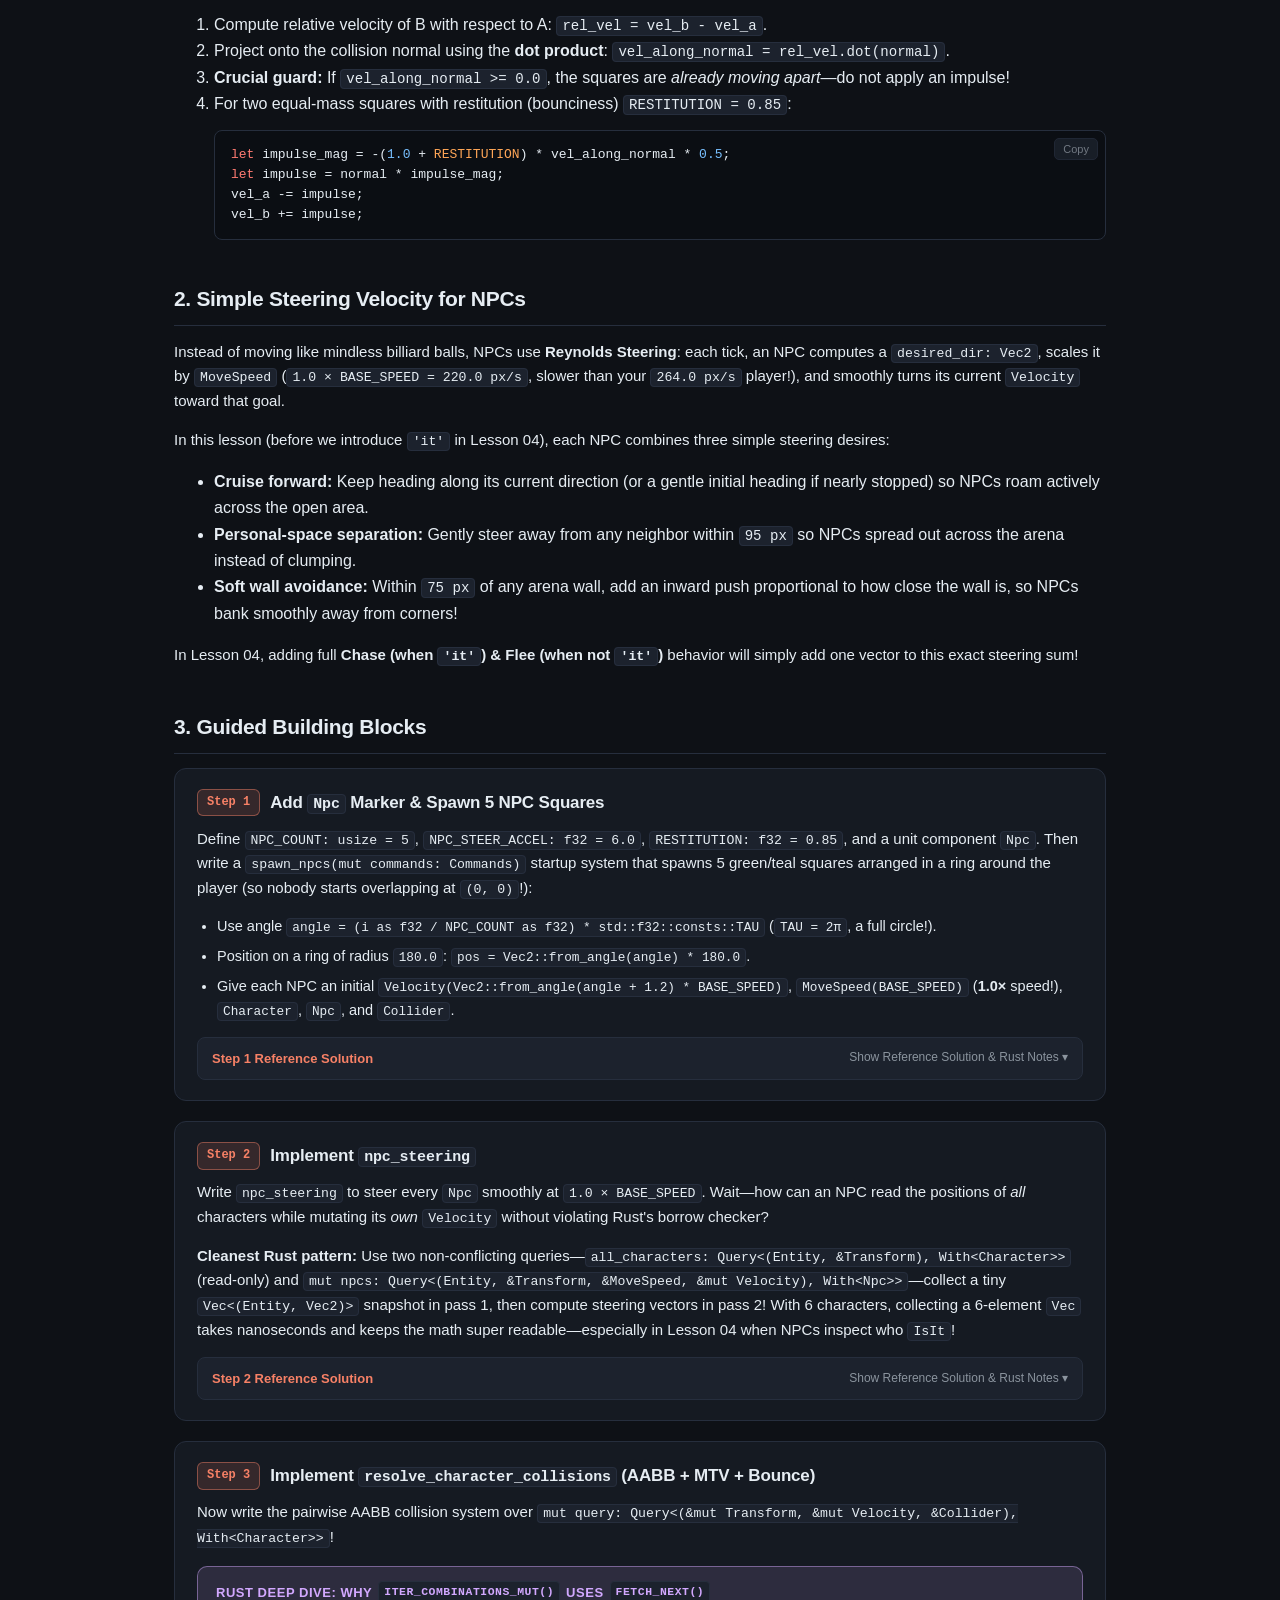
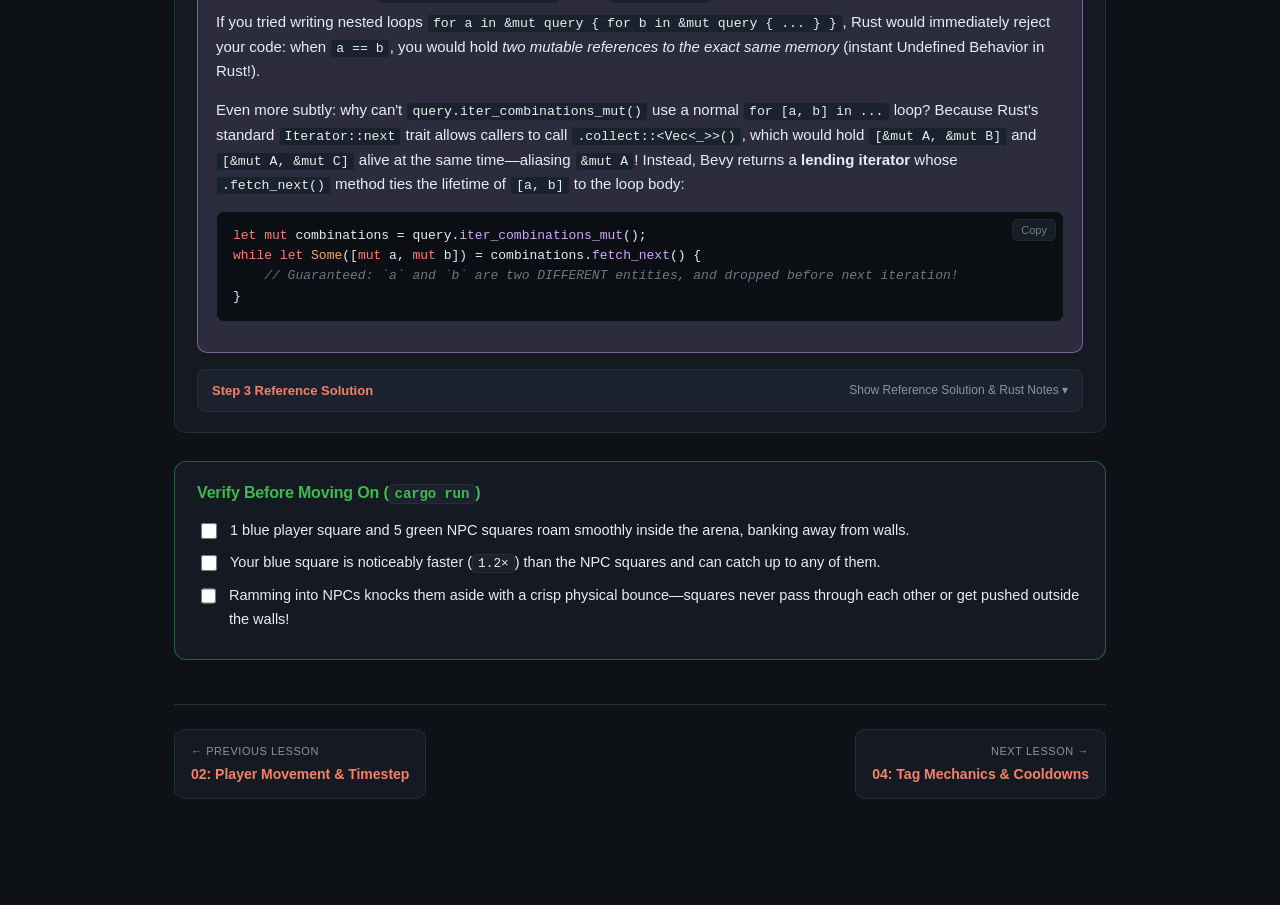
<file: docs/lessons/03-npcs-and-2d-collisions.html>
<!DOCTYPE html>
<html lang="en">
<head>
  <meta charset="UTF-8" />
  <meta name="viewport" content="width=device-width, initial-scale=1.0" />
  <title>Lesson 03: NPC Steering Velocity &amp; 2D AABB Collision Physics — Tag in Bevy 0.20</title>
  <link rel="stylesheet" href="styles.css" />
  <script src="lesson.js" defer></script>
</head>
<body data-lesson-id="03">
  <header class="topbar">
    <a class="brand" href="index.html">
      <span class="brand-badge">L03</span>
      <div class="brand-text">
        <h1>NPCs &amp; 2D Collisions</h1>
        <p>Lesson 03 of 07 — Build 2D Tag in Bevy 0.20</p>
      </div>
    </a>
    <nav class="nav-pills" aria-label="Lessons">
      <a class="nav-pill" href="index.html">Hub</a>
      <a class="nav-pill" data-lesson-pill="01" href="01-arena-and-camera.html">01</a>
      <a class="nav-pill" data-lesson-pill="02" href="02-player-movement-and-timestep.html">02</a>
      <a class="nav-pill active" data-lesson-pill="03" href="03-npcs-and-2d-collisions.html">03</a>
      <a class="nav-pill" data-lesson-pill="04" href="04-tag-mechanics.html">04</a>
      <a class="nav-pill" data-lesson-pill="05" href="05-elimination-and-flashing.html">05</a>
      <a class="nav-pill" data-lesson-pill="06" href="06-hud-and-timer-ui.html">06</a>
      <a class="nav-pill" data-lesson-pill="07" href="07-menus-pause-and-game-over.html">07</a>
    </nav>
    <div class="topbar-actions">
      <button class="btn" id="toggleSolutionsBtn" type="button">Expand Solutions</button>
      <button class="btn btn-done" id="markDoneBtn" type="button">Mark Complete</button>
      <button class="btn" id="themeToggle" type="button">Light theme</button>
    </div>
  </header>

  <main class="container">
    <div class="lesson-hero">
      <div class="lesson-eyebrow">
        <span class="pill pill-physics">AABB, MTV &amp; Elastic Impulses</span>
        <span class="pill pill-physics">Steering Velocity</span>
        <span class="pill pill-rust">Lending Iterators &amp; Aliasing</span>
      </div>
      <h2>Lesson 03: NPC Steering Velocity &amp; 2D AABB Collision Physics</h2>
      <p class="lesson-lead">
        This is the core 2D physics lesson of the course. You will spawn <strong>1.0× speed</strong> NPC squares driven by smooth steering vectors,
        detect <strong>Axis-Aligned Bounding Box (AABB)</strong> collisions from scratch, separate overlapping squares along the <strong>Minimum Translation Vector (MTV)</strong>,
        and exchange elastic bounce impulses!
      </p>
    </div>

    <div class="objectives-grid">
      <div class="obj-card">
        <h3 style="color: var(--blue);">2D Physics Concepts</h3>
        <ul>
          <li>Steering velocity: desired direction, wall-margin avoidance &amp; <code>lerp</code> turn rate</li>
          <li>AABB overlap test on X and Y axes</li>
          <li>Minimum Translation Vector (MTV) positional separation</li>
          <li>Normal dot-product relative velocity &amp; restitution impulses</li>
        </ul>
      </div>
      <div class="obj-card">
        <h3 style="color: var(--accent);">Bevy 0.20 Concepts</h3>
        <ul>
          <li>Reusing shared physics components across Player &amp; NPCs</li>
          <li><code>query.iter_combinations_mut()</code> + <code>fetch_next()</code></li>
          <li>Multi-step <code>FixedUpdate</code> physics pipeline</li>
        </ul>
      </div>
      <div class="obj-card">
        <h3 style="color: var(--purple);">Rust Concepts</h3>
        <ul>
          <li>Why Rust forbids aliasing <code>&amp;mut T</code> in nested loops</li>
          <li>Lending iterators (<code>while let Some([a, b]) = ...</code>)</li>
          <li>Collecting read-only snapshots into a <code>Vec</code></li>
        </ul>
      </div>
    </div>

    <section>
      <h2>1. AABB Collision Detection &amp; Minimum Translation Vector (MTV)</h2>
      <p>
        Because our squares never rotate, their sides stay aligned with the world X and Y axes. That makes each square an
        <strong>Axis-Aligned Bounding Box (AABB)</strong> defined by its center <code>pos</code> and <code>half_size</code>.
      </p>
      <p>
        Given Square A at <code>pos_a</code> (half-size <code>h_a</code>) and Square B at <code>pos_b</code> (half-size <code>h_b</code>), let <code>delta = pos_b - pos_a</code>:
      </p>
      <ul>
        <li><strong>X-axis penetration:</strong> <code>overlap_x = (h_a.x + h_b.x) - delta.x.abs()</code></li>
        <li><strong>Y-axis penetration:</strong> <code>overlap_y = (h_a.y + h_b.y) - delta.y.abs()</code></li>
      </ul>
      <p>
        Two AABBs collide <strong>if and only if both <code>overlap_x &gt; 0.0</code> AND <code>overlap_y &gt; 0.0</code></strong>!
        If there is a gap on <em>either</em> axis, they are not touching.
      </p>

      <!-- Interactive Draggable AABB + MTV Sandbox -->
      <div class="lab-card">
        <div class="lab-header">
          <div class="lab-title">Interactive Physics Lab: Drag Square B Into Square A</div>
          <div class="lab-controls">
            <span>Drag the green square (B) into A — yellow dashed outline shows full MTV separation</span>
          </div>
        </div>
        <div class="lab-body">
          <div class="lab-canvas-wrap">
            <canvas id="aabbCanvas" width="520" height="320" style="cursor: grab;"></canvas>
          </div>
          <div class="lab-readout">
            <div class="readout-row">
              <span class="readout-key">delta (B - A):</span>
              <span class="readout-val" id="roDelta">(0, 0)</span>
            </div>
            <div class="readout-row">
              <span class="readout-key">overlap_x:</span>
              <span class="readout-val" id="roOvX">0.0</span>
            </div>
            <div class="readout-row">
              <span class="readout-key">overlap_y:</span>
              <span class="readout-val" id="roOvY">0.0</span>
            </div>
            <div class="readout-row">
              <span class="readout-key">Colliding?</span>
              <span class="readout-val" id="roHit">false</span>
            </div>
            <div class="readout-row">
              <span class="readout-key">MTV Normal n̂:</span>
              <span class="readout-val" id="roNormal">—</span>
            </div>
            <div class="readout-row">
              <span class="readout-key">Penetration:</span>
              <span class="readout-val" id="roPen">0.0 px</span>
            </div>
          </div>
        </div>
      </div>

      <h3>Step A of Resolution: Positional Separation Along the MTV</h3>
      <p>
        When <code>overlap_x &gt; 0.0 &amp;&amp; overlap_y &gt; 0.0</code>, which way should we push the squares apart?
        Always choose the <strong>axis with the smaller overlap</strong>! Think about running into the side of a wide wall:
        <code>overlap_x</code> might be <code>2.0 px</code> while <code>overlap_y</code> is <code>26.0 px</code>—you clearly hit it horizontally, not vertically!
      </p>
      <ul>
        <li>Let unit normal <code>normal</code> point from <strong>A toward B</strong> along that minimum axis (e.g., if <code>overlap_x &lt; overlap_y</code>, <code>normal = Vec2::new(if delta.x &gt;= 0.0 { 1.0 } else { -1.0 }, 0.0)</code> and <code>penetration = overlap_x</code>).</li>
        <li>Push A and B apart equally: <code>pos_a -= normal * (penetration * 0.5)</code> and <code>pos_b += normal * (penetration * 0.5)</code>.</li>
      </ul>

      <h3>Step B of Resolution: Elastic Velocity Impulse</h3>
      <p>
        Separating positions stops overlap, but their velocities are still pointing into each other! To make them bounce realistically:
      </p>
      <ol>
        <li>Compute relative velocity of B with respect to A: <code>rel_vel = vel_b - vel_a</code>.</li>
        <li>Project onto the collision normal using the <strong>dot product</strong>: <code>vel_along_normal = rel_vel.dot(normal)</code>.</li>
        <li><strong>Crucial guard:</strong> If <code>vel_along_normal &gt;= 0.0</code>, the squares are <em>already moving apart</em>—do not apply an impulse!</li>
        <li>For two equal-mass squares with restitution (bounciness) <code>RESTITUTION = 0.85</code>:
          <pre><code class="language-rust">let impulse_mag = -(1.0 + RESTITUTION) * vel_along_normal * 0.5;
let impulse = normal * impulse_mag;
vel_a -= impulse;
vel_b += impulse;</code></pre>
        </li>
      </ol>
    </section>

    <section>
      <h2>2. Simple Steering Velocity for NPCs</h2>
      <p>
        Instead of moving like mindless billiard balls, NPCs use <strong>Reynolds Steering</strong>: each tick, an NPC computes a <code>desired_dir: Vec2</code>, scales it by <code>MoveSpeed</code> (<code>1.0 × BASE_SPEED = 220.0 px/s</code>, slower than your <code>264.0 px/s</code> player!), and smoothly turns its current <code>Velocity</code> toward that goal.
      </p>
      <p>
        In this lesson (before we introduce <code>'it'</code> in Lesson 04), each NPC combines three simple steering desires:
      </p>
      <ul>
        <li><strong>Cruise forward:</strong> Keep heading along its current direction (or a gentle initial heading if nearly stopped) so NPCs roam actively across the open area.</li>
        <li><strong>Personal-space separation:</strong> Gently steer away from any neighbor within <code>95 px</code> so NPCs spread out across the arena instead of clumping.</li>
        <li><strong>Soft wall avoidance:</strong> Within <code>75 px</code> of any arena wall, add an inward push proportional to how close the wall is, so NPCs bank smoothly away from corners!</li>
      </ul>
      <p>
        In Lesson 04, adding full <strong>Chase (when <code>'it'</code>) &amp; Flee (when not <code>'it'</code>)</strong> behavior will simply add one vector to this exact steering sum!
      </p>
    </section>

    <section>
      <h2>3. Guided Building Blocks</h2>

      <!-- Step 1 -->
      <div class="step-card">
        <div class="step-header">
          <span class="step-num">Step 1</span>
          <h3>Add <code>Npc</code> Marker &amp; Spawn 5 NPC Squares</h3>
        </div>
        <p>
          Define <code>NPC_COUNT: usize = 5</code>, <code>NPC_STEER_ACCEL: f32 = 6.0</code>, <code>RESTITUTION: f32 = 0.85</code>, and a unit component <code>Npc</code>.
          Then write a <code>spawn_npcs(mut commands: Commands)</code> startup system that spawns 5 green/teal squares arranged in a ring around the player (so nobody starts overlapping at <code>(0, 0)</code>!):
        </p>
        <ul class="api-list">
          <li>Use angle <code>angle = (i as f32 / NPC_COUNT as f32) * std::f32::consts::TAU</code> (<code>TAU = 2π</code>, a full circle!).</li>
          <li>Position on a ring of radius <code>180.0</code>: <code>pos = Vec2::from_angle(angle) * 180.0</code>.</li>
          <li>Give each NPC an initial <code>Velocity(Vec2::from_angle(angle + 1.2) * BASE_SPEED)</code>, <code>MoveSpeed(BASE_SPEED)</code> (<strong>1.0×</strong> speed!), <code>Character</code>, <code>Npc</code>, and <code>Collider</code>.</li>
        </ul>

        <details class="solution">
          <summary>Step 1 Reference Solution</summary>
          <div class="solution-body">
<pre><code class="language-rust">pub const NPC_COUNT: usize = 5;
pub const NPC_STEER_ACCEL: f32 = 6.0;
pub const RESTITUTION: f32 = 0.85;

#[derive(Component)]
pub struct Npc;

fn spawn_npcs(mut commands: Commands) {
    let npc_color = Color::srgb(0.41, 0.86, 0.49);

    for i in 0..NPC_COUNT {
        let angle = (i as f32 / NPC_COUNT as f32) * std::f32::consts::TAU;
        let pos = Vec2::from_angle(angle) * 180.0;
        let initial_dir = Vec2::from_angle(angle + 1.2);

        commands.spawn((
            Character,
            Npc,
            Sprite::from_color(npc_color, Vec2::splat(CHARACTER_SIZE)),
            Transform::from_xyz(pos.x, pos.y, 2.0),
            Velocity(initial_dir * BASE_SPEED),
            MoveSpeed(BASE_SPEED),
            Collider {
                half_size: Vec2::splat(CHARACTER_SIZE * 0.5),
            },
        ));
    }
}</code></pre>
            <div class="rust-notes">
              <strong>Rust Concepts Inside This Snippet:</strong>
              <ul>
                <li><strong>Explicit Numeric Casting (<code>i as f32</code>):</strong> Loop range <code>0..NPC_COUNT</code> yields <code>usize</code> integers. Rust requires explicit <code>as f32</code> casts so accidental integer division (where <code>1 / 5 == 0</code>!) can never silently zero out your angles!</li>
                <li><strong><code>Vec2::from_angle(radians)</code>:</strong> Returns the unit vector <code>(cos(θ), sin(θ))</code> directly.</li>
              </ul>
            </div>
          </div>
        </details>
      </div>

      <!-- Step 2 -->
      <div class="step-card">
        <div class="step-header">
          <span class="step-num">Step 2</span>
          <h3>Implement <code>npc_steering</code></h3>
        </div>
        <p>
          Write <code>npc_steering</code> to steer every <code>Npc</code> smoothly at <code>1.0 × BASE_SPEED</code>.
          Wait—how can an NPC read the positions of <em>all</em> characters while mutating its <em>own</em> <code>Velocity</code> without violating Rust's borrow checker?
        </p>
        <p>
          <strong>Cleanest Rust pattern:</strong> Use two non-conflicting queries—<code>all_characters: Query&lt;(Entity, &amp;Transform), With&lt;Character&gt;&gt;</code> (read-only) and <code>mut npcs: Query&lt;(Entity, &amp;Transform, &amp;MoveSpeed, &amp;mut Velocity), With&lt;Npc&gt;&gt;</code>—collect a tiny <code>Vec&lt;(Entity, Vec2)&gt;</code> snapshot in pass 1, then compute steering vectors in pass 2! With 6 characters, collecting a 6-element <code>Vec</code> takes nanoseconds and keeps the math super readable—especially in Lesson 04 when NPCs inspect who <code>IsIt</code>!
        </p>

        <details class="solution">
          <summary>Step 2 Reference Solution</summary>
          <div class="solution-body">
<pre><code class="language-rust">fn npc_steering(
    time: Res&lt;Time&gt;,
    arena: Res&lt;ArenaBounds&gt;,
    all_characters: Query&lt;(Entity, &amp;Transform), With&lt;Character&gt;&gt;,
    mut npcs: Query&lt;(Entity, &amp;Transform, &amp;MoveSpeed, &amp;mut Velocity), With&lt;Npc&gt;&gt;,
) {
    let snapshot: Vec&lt;(Entity, Vec2)&gt; = all_characters
        .iter()
        .map(|(e, tf)| (e, tf.translation.truncate()))
        .collect();

    let dt = time.delta_secs();
    let blend = (NPC_STEER_ACCEL * dt).min(1.0);
    let wall_margin = 75.0;

    for (entity, transform, speed, mut velocity) in &amp;mut npcs {
        let pos = transform.translation.truncate();

        // 1. Keep cruising along current heading (fallback if nearly zero)
        let mut steer = velocity.0.normalize_or(Vec2::X);

        // 2. Gentle personal-space separation from nearby characters
        for &amp;(other_entity, other_pos) in &amp;snapshot {
            if other_entity == entity {
                continue;
            }
            let away = pos - other_pos;
            let dist = away.length();
            if dist &gt; 0.001 &amp;&amp; dist &lt; 95.0 {
                steer += (away / dist) * ((95.0 - dist) / 95.0) * 1.4;
            }
        }

        // 3. Soft wall-margin avoidance so NPCs curve smoothly inside the arena
        let dist_right = arena.half_size.x - pos.x;
        let dist_left = arena.half_size.x + pos.x;
        let dist_top = arena.half_size.y - pos.y;
        let dist_bottom = arena.half_size.y + pos.y;

        if dist_right &lt; wall_margin {
            steer.x -= ((wall_margin - dist_right) / wall_margin) * 2.2;
        }
        if dist_left &lt; wall_margin {
            steer.x += ((wall_margin - dist_left) / wall_margin) * 2.2;
        }
        if dist_top &lt; wall_margin {
            steer.y -= ((wall_margin - dist_top) / wall_margin) * 2.2;
        }
        if dist_bottom &lt; wall_margin {
            steer.y += ((wall_margin - dist_bottom) / wall_margin) * 2.2;
        }

        let desired_vel = steer.normalize_or_zero() * speed.0;
        velocity.0 = velocity.0.lerp(desired_vel, blend);
    }
}</code></pre>
            <div class="rust-notes">
              <strong>Rust &amp; Bevy Borrow-Checker Insight:</strong>
              <ul>
                <li>Notice that <code>all_characters</code> only borrows <code>&amp;Transform</code> (shared/immutable), while <code>npcs</code> borrows <code>&amp;Transform</code>, <code>&amp;MoveSpeed</code>, and <code>&amp;mut Velocity</code>! Because <em>neither</em> query mutates <code>Transform</code>, and only <code>npcs</code> touches <code>Velocity</code>, Bevy verifies at startup that these two queries have <strong>zero mutable aliasing conflict</strong>!</li>
                <li><code>tf.translation.truncate()</code> drops the <code>z</code> coordinate of a <code>Vec3</code> to give you a 2D <code>Vec2</code>.</li>
              </ul>
            </div>
          </div>
        </details>
      </div>

      <!-- Step 3 -->
      <div class="step-card">
        <div class="step-header">
          <span class="step-num">Step 3</span>
          <h3>Implement <code>resolve_character_collisions</code> (AABB + MTV + Bounce)</h3>
        </div>
        <p>
          Now write the pairwise AABB collision system over <code>mut query: Query&lt;(&amp;mut Transform, &amp;mut Velocity, &amp;Collider), With&lt;Character&gt;&gt;</code>!
        </p>

        <div class="callout callout-rust">
          <div class="callout-title">Rust Deep Dive: Why <code>iter_combinations_mut()</code> Uses <code>fetch_next()</code></div>
          <p>
            If you tried writing nested loops <code>for a in &amp;mut query { for b in &amp;mut query { ... } }</code>, Rust would immediately reject your code: when <code>a == b</code>, you would hold <em>two mutable references to the exact same memory</em> (instant Undefined Behavior in Rust!).
          </p>
          <p>
            Even more subtly: why can't <code>query.iter_combinations_mut()</code> use a normal <code>for [a, b] in ...</code> loop? Because Rust's standard <code>Iterator::next</code> trait allows callers to call <code>.collect::&lt;Vec&lt;_&gt;&gt;()</code>, which would hold <code>[&amp;mut A, &amp;mut B]</code> and <code>[&amp;mut A, &amp;mut C]</code> alive at the same time—aliasing <code>&amp;mut A</code>!
            Instead, Bevy returns a <strong>lending iterator</strong> whose <code>.fetch_next()</code> method ties the lifetime of <code>[a, b]</code> to the loop body:
          </p>
          <pre><code class="language-rust">let mut combinations = query.iter_combinations_mut();
while let Some([mut a, mut b]) = combinations.fetch_next() {
    // Guaranteed: `a` and `b` are two DIFFERENT entities, and dropped before next iteration!
}</code></pre>
        </div>

        <details class="solution">
          <summary>Step 3 Reference Solution</summary>
          <div class="solution-body">
<pre><code class="language-rust">fn resolve_character_collisions(
    mut query: Query&lt;(&amp;mut Transform, &amp;mut Velocity, &amp;Collider), With&lt;Character&gt;&gt;,
) {
    let mut combinations = query.iter_combinations_mut();

    while let Some([(mut tf_a, mut vel_a, col_a), (mut tf_b, mut vel_b, col_b)]) =
        combinations.fetch_next()
    {
        let pos_a = tf_a.translation.truncate();
        let pos_b = tf_b.translation.truncate();
        let delta = pos_b - pos_a;

        let overlap_x = (col_a.half_size.x + col_b.half_size.x) - delta.x.abs();
        let overlap_y = (col_a.half_size.y + col_b.half_size.y) - delta.y.abs();

        if overlap_x &gt; 0.0 &amp;&amp; overlap_y &gt; 0.0 {
            // 1. Minimum Translation Vector (axis of least penetration, pointing A -> B)
            let (normal, penetration) = if overlap_x &lt; overlap_y {
                let sign = if delta.x &gt;= 0.0 { 1.0 } else { -1.0 };
                (Vec2::new(sign, 0.0), overlap_x)
            } else {
                let sign = if delta.y &gt;= 0.0 { 1.0 } else { -1.0 };
                (Vec2::new(0.0, sign), overlap_y)
            };

            // 2. Separate positions 50% / 50% so they no longer overlap
            let correction = normal * (penetration * 0.5);
            tf_a.translation.x -= correction.x;
            tf_a.translation.y -= correction.y;
            tf_b.translation.x += correction.x;
            tf_b.translation.y += correction.y;

            // 3. Apply elastic impulse if approaching along normal
            let rel_vel = vel_b.0 - vel_a.0;
            let vel_along_normal = rel_vel.dot(normal);

            if vel_along_normal &lt; 0.0 {
                let impulse = normal * (-(1.0 + RESTITUTION) * vel_along_normal * 0.5);
                vel_a.0 -= impulse;
                vel_b.0 += impulse;
            }
        }
    }
}</code></pre>
            <p style="margin-top: 10px;">Wire <code>spawn_npcs</code> into <code>Startup</code> and update your <code>FixedUpdate</code> chain so collisions resolve <em>after</em> movement and <em>before</em> <code>confine_to_arena</code>:</p>
<pre><code class="language-rust">        .add_systems(Startup, (setup_camera, spawn_arena, spawn_player, spawn_npcs))
        .add_systems(
            FixedUpdate,
            (
                player_input,
                npc_steering,
                apply_velocity,
                resolve_character_collisions,
                confine_to_arena,
            )
                .chain(),
        )</code></pre>
            <div class="rust-notes">
              <strong>Why Run <code>confine_to_arena</code> Last?</strong>
              <ul>
                <li>If two squares collide right next to a border wall, <code>resolve_character_collisions</code> pushes each square outward by <code>penetration * 0.5</code>. Running <code>confine_to_arena</code> immediately afterward guarantees that separation push can never shove a square outside the arena walls!</li>
                <li>Notice <code>let (normal, penetration) = if overlap_x &lt; overlap_y { ... } else { ... };</code>—in Rust, <code>if / else</code> is an <strong>expression</strong> that returns a value, letting you initialize <code>normal</code> and <code>penetration</code> immutably in one clean step!</li>
              </ul>
            </div>
          </div>
        </details>
      </div>

      <div class="checklist-card">
        <h3>Verify Before Moving On (<code>cargo run</code>)</h3>
        <label class="check-item">
          <input type="checkbox" />
          <span>1 blue player square and 5 green NPC squares roam smoothly inside the arena, banking away from walls.</span>
        </label>
        <label class="check-item">
          <input type="checkbox" />
          <span>Your blue square is noticeably faster (<code>1.2×</code>) than the NPC squares and can catch up to any of them.</span>
        </label>
        <label class="check-item">
          <input type="checkbox" />
          <span>Ramming into NPCs knocks them aside with a crisp physical bounce—squares never pass through each other or get pushed outside the walls!</span>
        </label>
      </div>
    </section>

    <footer class="lesson-footer">
      <a class="footer-nav-link" href="02-player-movement-and-timestep.html">
        <span>← Previous Lesson</span>
        <strong>02: Player Movement &amp; Timestep</strong>
      </a>
      <a class="footer-nav-link" href="04-tag-mechanics.html" style="text-align: right;">
        <span>Next Lesson →</span>
        <strong>04: Tag Mechanics &amp; Cooldowns</strong>
      </a>
    </footer>
  </main>

  <script>
    (function () {
      const canvas = document.getElementById("aabbCanvas");
      if (!canvas) return;
      const ctx = canvas.getContext("2d");

      const HALF = 42; // Larger visual squares for clarity
      const boxA = { x: 240, y: 160 };
      const boxB = { x: 298, y: 132 };
      let dragging = false;

      function render() {
        ctx.clearRect(0, 0, canvas.width, canvas.height);
        ctx.fillStyle = "#080b10";
        ctx.fillRect(0, 0, canvas.width, canvas.height);

        const dx = boxB.x - boxA.x;
        const dy = boxB.y - boxA.y; // screen Y down; flip sign for Bevy display
        const worldDy = -(boxB.y - boxA.y);

        const ovX = (HALF + HALF) - Math.abs(dx);
        const ovY = (HALF + HALF) - Math.abs(worldDy);
        const hit = ovX > 0 && ovY > 0;

        // Draw A (Blue)
        ctx.fillStyle = "rgba(77, 171, 247, 0.28)";
        ctx.strokeStyle = "#4dabf7";
        ctx.lineWidth = 2;
        ctx.fillRect(boxA.x - HALF, boxA.y - HALF, HALF * 2, HALF * 2);
        ctx.strokeRect(boxA.x - HALF, boxA.y - HALF, HALF * 2, HALF * 2);
        ctx.fillStyle = "#4dabf7";
        ctx.font = "12px ui-monospace, SFMono-Regular, Menlo, monospace";
        ctx.fillText("A", boxA.x - 4, boxA.y + 4);

        // Draw B (Green / Coral on hit)
        ctx.fillStyle = hit ? "rgba(247, 129, 102, 0.30)" : "rgba(63, 185, 80, 0.28)";
        ctx.strokeStyle = hit ? "#f78166" : "#3fb950";
        ctx.fillRect(boxB.x - HALF, boxB.y - HALF, HALF * 2, HALF * 2);
        ctx.strokeRect(boxB.x - HALF, boxB.y - HALF, HALF * 2, HALF * 2);
        ctx.fillStyle = hit ? "#f78166" : "#3fb950";
        ctx.fillText("B (drag)", boxB.x - 26, boxB.y + 4);

        let normalStr = "—";
        let pen = 0;

        if (hit) {
          // Highlight overlap rectangle
          const left = Math.max(boxA.x - HALF, boxB.x - HALF);
          const top = Math.max(boxA.y - HALF, boxB.y - HALF);
          const right = Math.min(boxA.x + HALF, boxB.x + HALF);
          const bot = Math.min(boxA.y + HALF, boxB.y + HALF);
          ctx.fillStyle = "rgba(242, 204, 96, 0.38)";
          ctx.fillRect(left, top, right - left, bot - top);

          let nx = 0, nyScreen = 0, nyWorld = 0;
          if (ovX < ovY) {
            nx = dx >= 0 ? 1 : -1;
            pen = ovX;
            normalStr = `(${nx.toFixed(0)}, 0)`;
          } else {
            nyScreen = dy >= 0 ? 1 : -1;
            nyWorld = -nyScreen;
            pen = ovY;
            normalStr = `(0, ${nyWorld.toFixed(0)})`;
          }

          // Ghost separated position for B
          const sepBx = boxB.x + nx * pen;
          const sepBy = boxB.y + nyScreen * pen;
          ctx.setLineDash([4, 4]);
          ctx.strokeStyle = "#f2cc60";
          ctx.strokeRect(sepBx - HALF, sepBy - HALF, HALF * 2, HALF * 2);
          ctx.setLineDash([]);

          // MTV arrow on B
          ctx.strokeStyle = "#f2cc60";
          ctx.lineWidth = 3;
          ctx.beginPath();
          ctx.moveTo(boxB.x, boxB.y);
          ctx.lineTo(sepBx, sepBy);
          ctx.stroke();
        }

        document.getElementById("roDelta").textContent = `(${dx.toFixed(0)}, ${worldDy.toFixed(0)})`;
        document.getElementById("roOvX").textContent = ovX.toFixed(1);
        document.getElementById("roOvY").textContent = ovY.toFixed(1);
        const hitEl = document.getElementById("roHit");
        hitEl.textContent = hit ? "TRUE (overlap!)" : "false";
        hitEl.style.color = hit ? "var(--accent)" : "var(--text-muted)";
        document.getElementById("roNormal").textContent = normalStr;
        document.getElementById("roPen").textContent = `${pen.toFixed(1)} px`;
      }

      function updatePos(e) {
        const rect = canvas.getBoundingClientRect();
        const scaleX = canvas.width / rect.width;
        const scaleY = canvas.height / rect.height;
        boxB.x = Math.max(HALF, Math.min(canvas.width - HALF, (e.clientX - rect.left) * scaleX));
        boxB.y = Math.max(HALF, Math.min(canvas.height - HALF, (e.clientY - rect.top) * scaleY));
        render();
      }

      canvas.addEventListener("pointerdown", (e) => {
        dragging = true;
        canvas.setPointerCapture(e.pointerId);
        updatePos(e);
      });
      canvas.addEventListener("pointermove", (e) => {
        if (dragging) updatePos(e);
      });
      canvas.addEventListener("pointerup", () => { dragging = false; });

      render();
    })();
  </script>
</body>
</html>
</file>
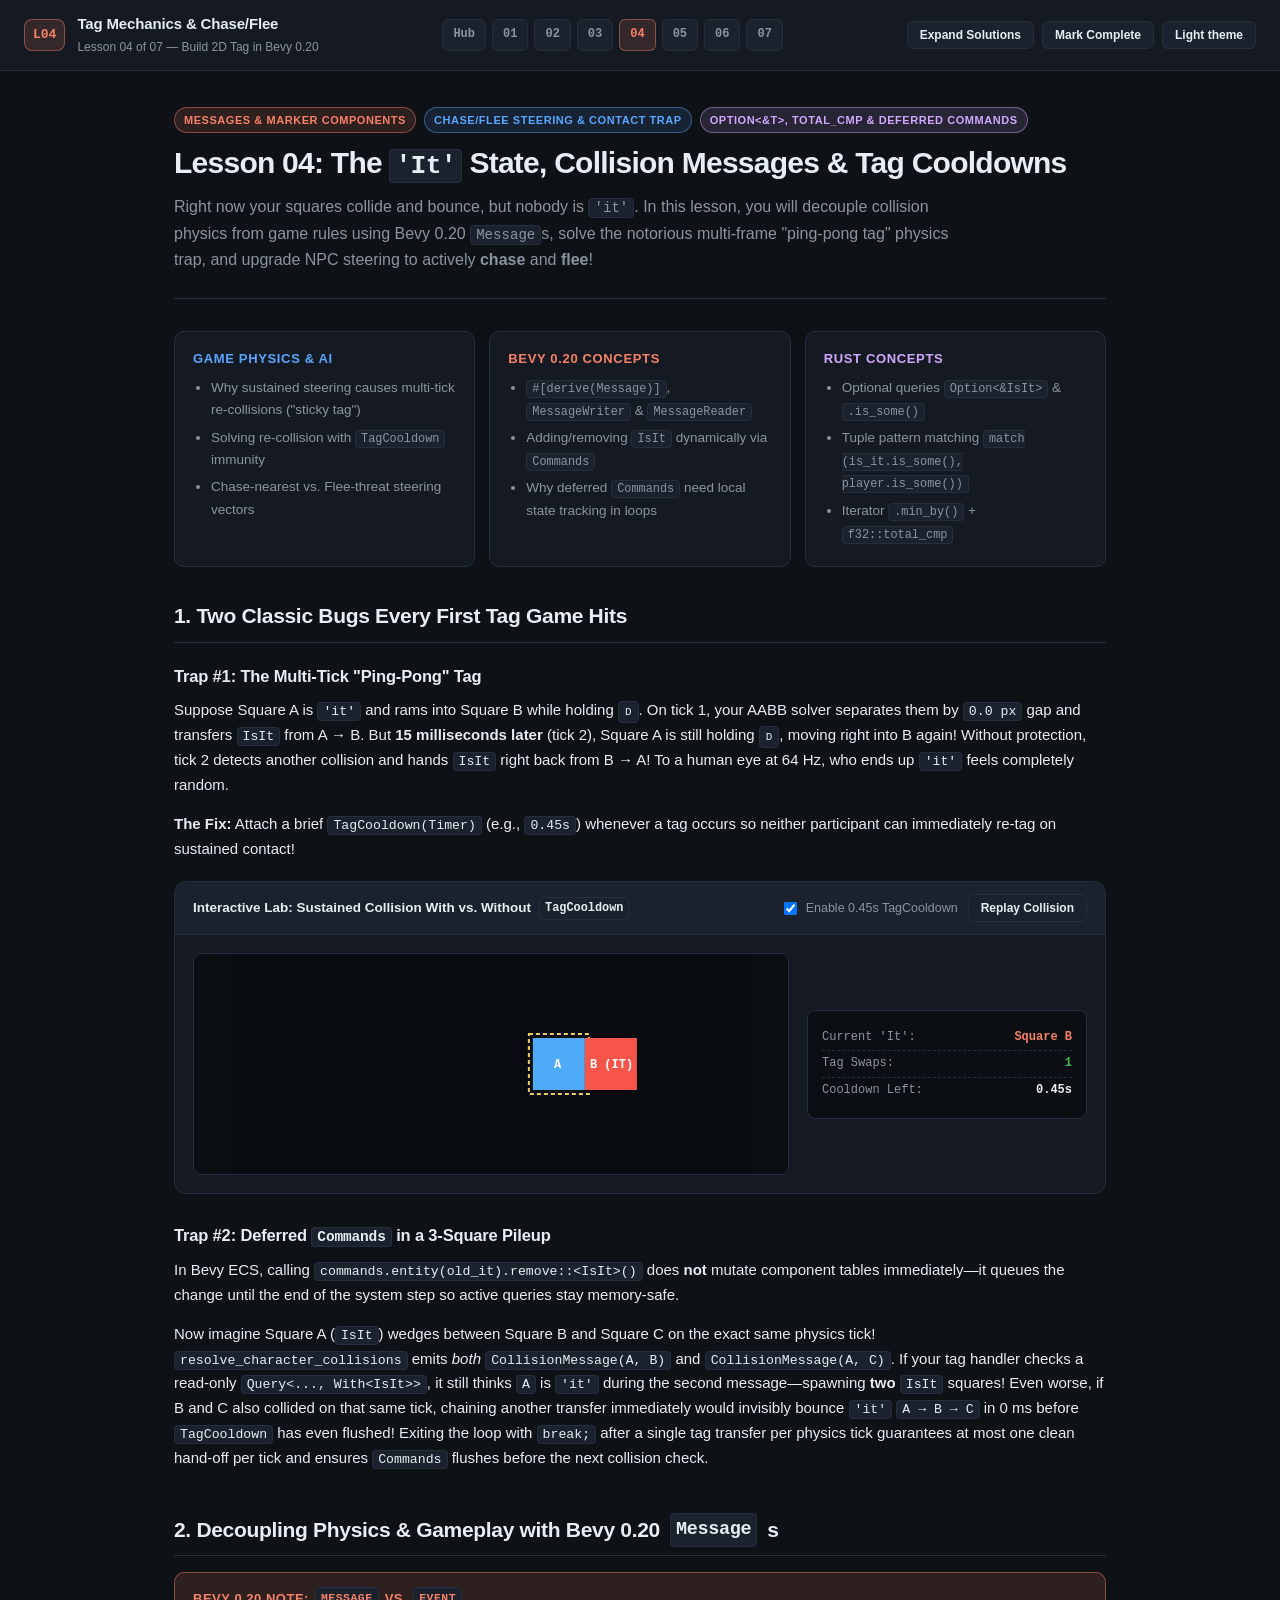
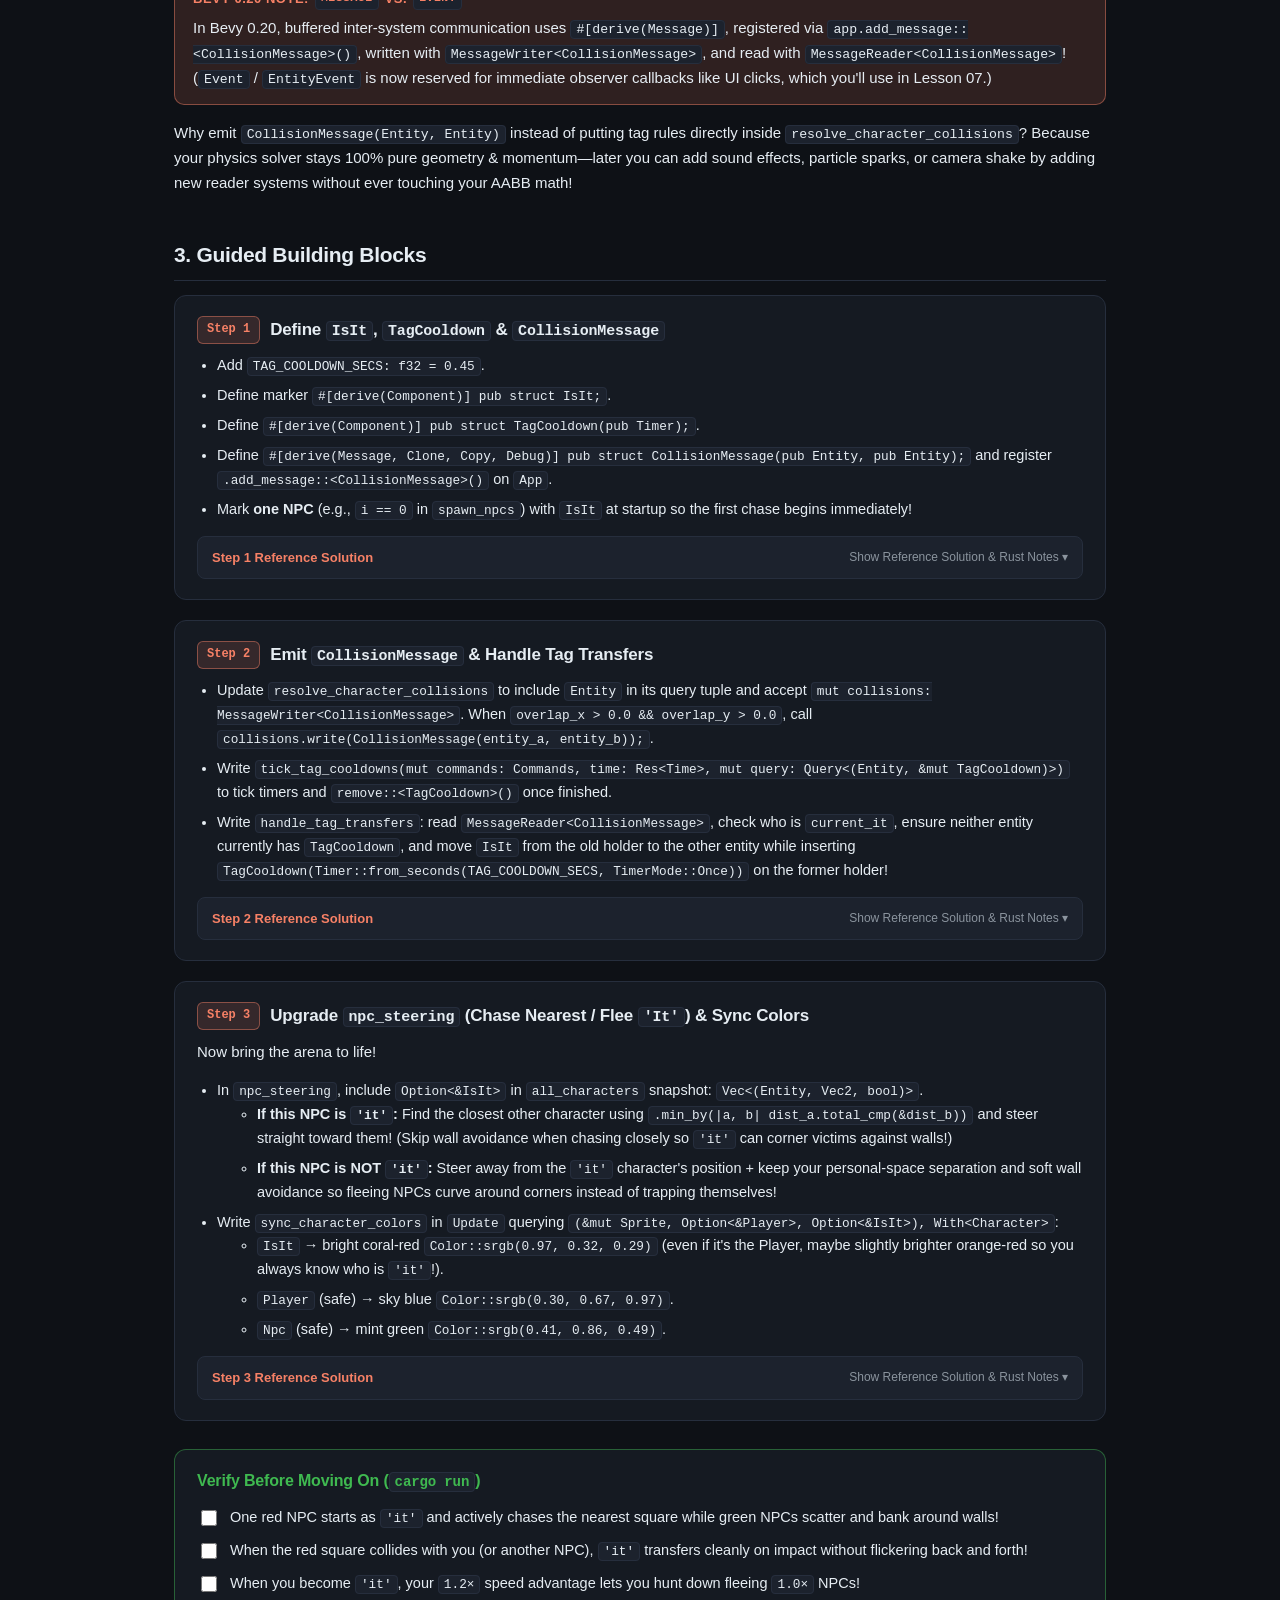
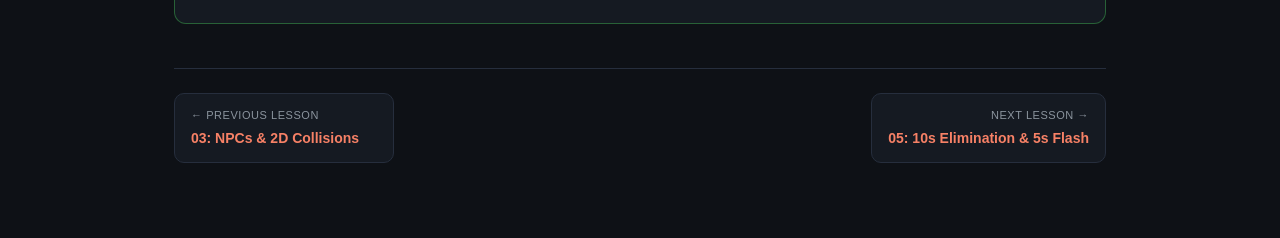
<file: docs/lessons/04-tag-mechanics.html>
<!DOCTYPE html>
<html lang="en">
<head>
  <meta charset="UTF-8" />
  <meta name="viewport" content="width=device-width, initial-scale=1.0" />
  <title>Lesson 04: The 'It' State, Collision Messages &amp; Tag Cooldowns — Tag in Bevy 0.20</title>
  <link rel="stylesheet" href="styles.css" />
  <script src="lesson.js" defer></script>
</head>
<body data-lesson-id="04">
  <header class="topbar">
    <a class="brand" href="index.html">
      <span class="brand-badge">L04</span>
      <div class="brand-text">
        <h1>Tag Mechanics &amp; Chase/Flee</h1>
        <p>Lesson 04 of 07 — Build 2D Tag in Bevy 0.20</p>
      </div>
    </a>
    <nav class="nav-pills" aria-label="Lessons">
      <a class="nav-pill" href="index.html">Hub</a>
      <a class="nav-pill" data-lesson-pill="01" href="01-arena-and-camera.html">01</a>
      <a class="nav-pill" data-lesson-pill="02" href="02-player-movement-and-timestep.html">02</a>
      <a class="nav-pill" data-lesson-pill="03" href="03-npcs-and-2d-collisions.html">03</a>
      <a class="nav-pill active" data-lesson-pill="04" href="04-tag-mechanics.html">04</a>
      <a class="nav-pill" data-lesson-pill="05" href="05-elimination-and-flashing.html">05</a>
      <a class="nav-pill" data-lesson-pill="06" href="06-hud-and-timer-ui.html">06</a>
      <a class="nav-pill" data-lesson-pill="07" href="07-menus-pause-and-game-over.html">07</a>
    </nav>
    <div class="topbar-actions">
      <button class="btn" id="toggleSolutionsBtn" type="button">Expand Solutions</button>
      <button class="btn btn-done" id="markDoneBtn" type="button">Mark Complete</button>
      <button class="btn" id="themeToggle" type="button">Light theme</button>
    </div>
  </header>

  <main class="container">
    <div class="lesson-hero">
      <div class="lesson-eyebrow">
        <span class="pill pill-bevy">Messages &amp; Marker Components</span>
        <span class="pill pill-physics">Chase/Flee Steering &amp; Contact Trap</span>
        <span class="pill pill-rust">Option&lt;&amp;T&gt;, total_cmp &amp; Deferred Commands</span>
      </div>
      <h2>Lesson 04: The <code>'It'</code> State, Collision Messages &amp; Tag Cooldowns</h2>
      <p class="lesson-lead">
        Right now your squares collide and bounce, but nobody is <code>'it'</code>.
        In this lesson, you will decouple collision physics from game rules using Bevy 0.20 <code>Message</code>s, solve the notorious multi-frame "ping-pong tag" physics trap, and upgrade NPC steering to actively <strong>chase</strong> and <strong>flee</strong>!
      </p>
    </div>

    <div class="objectives-grid">
      <div class="obj-card">
        <h3 style="color: var(--blue);">Game Physics &amp; AI</h3>
        <ul>
          <li>Why sustained steering causes multi-tick re-collisions ("sticky tag")</li>
          <li>Solving re-collision with <code>TagCooldown</code> immunity</li>
          <li>Chase-nearest vs. Flee-threat steering vectors</li>
        </ul>
      </div>
      <div class="obj-card">
        <h3 style="color: var(--accent);">Bevy 0.20 Concepts</h3>
        <ul>
          <li><code>#[derive(Message)]</code>, <code>MessageWriter</code> &amp; <code>MessageReader</code></li>
          <li>Adding/removing <code>IsIt</code> dynamically via <code>Commands</code></li>
          <li>Why deferred <code>Commands</code> need local state tracking in loops</li>
        </ul>
      </div>
      <div class="obj-card">
        <h3 style="color: var(--purple);">Rust Concepts</h3>
        <ul>
          <li>Optional queries <code>Option&lt;&amp;IsIt&gt;</code> &amp; <code>.is_some()</code></li>
          <li>Tuple pattern matching <code>match (is_it.is_some(), player.is_some())</code></li>
          <li>Iterator <code>.min_by()</code> + <code>f32::total_cmp</code></li>
        </ul>
      </div>
    </div>

    <section>
      <h2>1. Two Classic Bugs Every First Tag Game Hits</h2>

      <h3>Trap #1: The Multi-Tick "Ping-Pong" Tag</h3>
      <p>
        Suppose Square A is <code>'it'</code> and rams into Square B while holding <kbd>D</kbd>.
        On tick 1, your AABB solver separates them by <code>0.0 px</code> gap and transfers <code>IsIt</code> from A → B.
        But <strong>15 milliseconds later</strong> (tick 2), Square A is still holding <kbd>D</kbd>, moving right into B again!
        Without protection, tick 2 detects another collision and hands <code>IsIt</code> right back from B → A! To a human eye at 64 Hz, who ends up <code>'it'</code> feels completely random.
      </p>
      <p>
        <strong>The Fix:</strong> Attach a brief <code>TagCooldown(Timer)</code> (e.g., <code>0.45s</code>) whenever a tag occurs so neither participant can immediately re-tag on sustained contact!
      </p>

      <!-- Interactive Ping-Pong vs Cooldown Simulator -->
      <div class="lab-card">
        <div class="lab-header">
          <div class="lab-title">Interactive Lab: Sustained Collision With vs. Without <code>TagCooldown</code></div>
          <div class="lab-controls">
            <label><input type="checkbox" id="chkCooldown" checked /> Enable 0.45s TagCooldown</label>
            <button class="btn" id="btnReplayTag" type="button">Replay Collision</button>
          </div>
        </div>
        <div class="lab-body">
          <div class="lab-canvas-wrap">
            <canvas id="tagCanvas" width="520" height="220"></canvas>
          </div>
          <div class="lab-readout">
            <div class="readout-row">
              <span class="readout-key">Current 'It':</span>
              <span class="readout-val" id="roWhoIt" style="color: var(--accent);">Square A</span>
            </div>
            <div class="readout-row">
              <span class="readout-key">Tag Swaps:</span>
              <span class="readout-val" id="roSwaps">0</span>
            </div>
            <div class="readout-row">
              <span class="readout-key">Cooldown Left:</span>
              <span class="readout-val" id="roCd">0.00s</span>
            </div>
          </div>
        </div>
      </div>

      <h3>Trap #2: Deferred <code>Commands</code> in a 3-Square Pileup</h3>
      <p>
        In Bevy ECS, calling <code>commands.entity(old_it).remove::&lt;IsIt&gt;()</code> does <strong>not</strong> mutate component tables immediately—it queues the change until the end of the system step so active queries stay memory-safe.
      </p>
      <p>
        Now imagine Square A (<code>IsIt</code>) wedges between Square B and Square C on the exact same physics tick!
        <code>resolve_character_collisions</code> emits <em>both</em> <code>CollisionMessage(A, B)</code> and <code>CollisionMessage(A, C)</code>.
        If your tag handler checks a read-only <code>Query&lt;..., With&lt;IsIt&gt;&gt;</code>, it still thinks <code>A</code> is <code>'it'</code> during the second message—spawning <strong>two</strong> <code>IsIt</code> squares!
        Even worse, if B and C also collided on that same tick, chaining another transfer immediately would invisibly bounce <code>'it'</code> <code>A → B → C</code> in 0 ms before <code>TagCooldown</code> has even flushed!
        Exiting the loop with <code>break;</code> after a single tag transfer per physics tick guarantees at most one clean hand-off per tick and ensures <code>Commands</code> flushes before the next collision check.
      </p>
    </section>

    <section>
      <h2>2. Decoupling Physics &amp; Gameplay with Bevy 0.20 <code>Message</code>s</h2>
      <div class="callout callout-bevy">
        <div class="callout-title">Bevy 0.20 Note: <code>Message</code> vs. <code>Event</code></div>
        <p>
          In Bevy 0.20, buffered inter-system communication uses <code>#[derive(Message)]</code>, registered via <code>app.add_message::&lt;CollisionMessage&gt;()</code>, written with <code>MessageWriter&lt;CollisionMessage&gt;</code>, and read with <code>MessageReader&lt;CollisionMessage&gt;</code>!
          (<code>Event</code> / <code>EntityEvent</code> is now reserved for immediate observer callbacks like UI clicks, which you'll use in Lesson 07.)
        </p>
      </div>
      <p>
        Why emit <code>CollisionMessage(Entity, Entity)</code> instead of putting tag rules directly inside <code>resolve_character_collisions</code>?
        Because your physics solver stays 100% pure geometry &amp; momentum—later you can add sound effects, particle sparks, or camera shake by adding new reader systems without ever touching your AABB math!
      </p>
    </section>

    <section>
      <h2>3. Guided Building Blocks</h2>

      <!-- Step 1 -->
      <div class="step-card">
        <div class="step-header">
          <span class="step-num">Step 1</span>
          <h3>Define <code>IsIt</code>, <code>TagCooldown</code> &amp; <code>CollisionMessage</code></h3>
        </div>
        <ul class="api-list">
          <li>Add <code>TAG_COOLDOWN_SECS: f32 = 0.45</code>.</li>
          <li>Define marker <code>#[derive(Component)] pub struct IsIt;</code>.</li>
          <li>Define <code>#[derive(Component)] pub struct TagCooldown(pub Timer);</code>.</li>
          <li>Define <code>#[derive(Message, Clone, Copy, Debug)] pub struct CollisionMessage(pub Entity, pub Entity);</code> and register <code>.add_message::&lt;CollisionMessage&gt;()</code> on <code>App</code>.</li>
          <li>Mark <strong>one NPC</strong> (e.g., <code>i == 0</code> in <code>spawn_npcs</code>) with <code>IsIt</code> at startup so the first chase begins immediately!</li>
        </ul>

        <details class="solution">
          <summary>Step 1 Reference Solution</summary>
          <div class="solution-body">
<pre><code class="language-rust">pub const TAG_COOLDOWN_SECS: f32 = 0.45;

#[derive(Component)]
pub struct IsIt;

#[derive(Component)]
pub struct TagCooldown(pub Timer);

#[derive(Message, Clone, Copy, Debug)]
pub struct CollisionMessage(pub Entity, pub Entity);</code></pre>
            <p style="margin-top: 10px;">In <code>spawn_npcs</code>, capture the spawned entity ID and insert <code>IsIt</code> on the first NPC:</p>
<pre><code class="language-rust">        let mut entity_cmds = commands.spawn((
            Character,
            Npc,
            Sprite::from_color(npc_color, Vec2::splat(CHARACTER_SIZE)),
            Transform::from_xyz(pos.x, pos.y, 2.0),
            Velocity(initial_dir * BASE_SPEED),
            MoveSpeed(BASE_SPEED),
            Collider {
                half_size: Vec2::splat(CHARACTER_SIZE * 0.5),
            },
        ));
        if i == 0 {
            entity_cmds.insert(IsIt);
        }</code></pre>
            <div class="rust-notes">
              <strong>Rust Concept: Method Chaining &amp; <code>EntityCommands</code></strong>
              <ul>
                <li><code>commands.spawn(...)</code> returns an <code>EntityCommands</code> handle for that specific entity, letting you conditionally attach extra components like <code>IsIt</code> without duplicating the entire <code>spawn</code> call!</li>
              </ul>
            </div>
          </div>
        </details>
      </div>

      <!-- Step 2 -->
      <div class="step-card">
        <div class="step-header">
          <span class="step-num">Step 2</span>
          <h3>Emit <code>CollisionMessage</code> &amp; Handle Tag Transfers</h3>
        </div>
        <ul class="api-list">
          <li>Update <code>resolve_character_collisions</code> to include <code>Entity</code> in its query tuple and accept <code>mut collisions: MessageWriter&lt;CollisionMessage&gt;</code>. When <code>overlap_x &gt; 0.0 &amp;&amp; overlap_y &gt; 0.0</code>, call <code>collisions.write(CollisionMessage(entity_a, entity_b));</code>.</li>
          <li>Write <code>tick_tag_cooldowns(mut commands: Commands, time: Res&lt;Time&gt;, mut query: Query&lt;(Entity, &amp;mut TagCooldown)&gt;)</code> to tick timers and <code>remove::&lt;TagCooldown&gt;()</code> once finished.</li>
          <li>Write <code>handle_tag_transfers</code>: read <code>MessageReader&lt;CollisionMessage&gt;</code>, check who is <code>current_it</code>, ensure neither entity currently has <code>TagCooldown</code>, and move <code>IsIt</code> from the old holder to the other entity while inserting <code>TagCooldown(Timer::from_seconds(TAG_COOLDOWN_SECS, TimerMode::Once))</code> on the former holder!</li>
        </ul>

        <details class="solution">
          <summary>Step 2 Reference Solution</summary>
          <div class="solution-body">
<pre><code class="language-rust">// Inside resolve_character_collisions signature:
fn resolve_character_collisions(
    mut query: Query&lt;(Entity, &amp;mut Transform, &amp;mut Velocity, &amp;Collider), With&lt;Character&gt;&gt;,
    mut collisions: MessageWriter&lt;CollisionMessage&gt;,
) {
    let mut combinations = query.iter_combinations_mut();
    while let Some([(entity_a, mut tf_a, mut vel_a, col_a), (entity_b, mut tf_b, mut vel_b, col_b)]) =
        combinations.fetch_next()
    {
        // ... same AABB + MTV + impulse math ...
        if overlap_x &gt; 0.0 &amp;&amp; overlap_y &gt; 0.0 {
            // ... separate &amp; apply impulse ...
            collisions.write(CollisionMessage(entity_a, entity_b));
        }
    }
}

fn tick_tag_cooldowns(
    mut commands: Commands,
    time: Res&lt;Time&gt;,
    mut query: Query&lt;(Entity, &amp;mut TagCooldown)&gt;,
) {
    let dt = time.delta();
    for (entity, mut cooldown) in &amp;mut query {
        if cooldown.0.tick(dt).is_finished() {
            commands.entity(entity).remove::&lt;TagCooldown&gt;();
        }
    }
}

fn handle_tag_transfers(
    mut commands: Commands,
    mut collisions: MessageReader&lt;CollisionMessage&gt;,
    it_query: Query&lt;Entity, With&lt;IsIt&gt;&gt;,
    cooldowns: Query&lt;&amp;TagCooldown&gt;,
) {
    let Some(it_entity) = it_query.iter().next() else {
        return;
    };

    for &amp;CollisionMessage(a, b) in collisions.read() {
        // Determine if one of the colliding squares is currently 'it'
        let (old_it, new_it) = if a == it_entity {
            (a, b)
        } else if b == it_entity {
            (b, a)
        } else {
            continue;
        };

        // Ignore if either square is still in post-tag immunity
        if cooldowns.contains(old_it) || cooldowns.contains(new_it) {
            continue;
        }

        commands
            .entity(old_it)
            .remove::&lt;IsIt&gt;()
            .insert(TagCooldown(Timer::from_seconds(TAG_COOLDOWN_SECS, TimerMode::Once)));
        commands.entity(new_it).insert(IsIt);

        // Allow at most one tag transfer per physics tick so deferred Commands
        // flush cleanly before another transfer can occur!
        break;
    }
}</code></pre>
            <div class="rust-notes">
              <strong>Rust Concepts Inside This Snippet:</strong>
              <ul>
                <li><strong><code>let ... else</code> Statement:</strong> <code>let Some(it_entity) = it_query.iter().next() else { return; };</code> is modern Rust's cleanest way to unwrap an <code>Option</code> and exit early if nobody is currently <code>'it'</code>—zero rightward indentation drift!</li>
                <li><strong>Destructuring in Loop Header:</strong> <code>for &amp;CollisionMessage(a, b) in collisions.read()</code> copies the two <code>Entity</code> IDs right out of the borrowed message reference.</li>
              </ul>
            </div>
          </div>
        </details>
      </div>

      <!-- Step 3 -->
      <div class="step-card">
        <div class="step-header">
          <span class="step-num">Step 3</span>
          <h3>Upgrade <code>npc_steering</code> (Chase Nearest / Flee <code>'It'</code>) &amp; Sync Colors</h3>
        </div>
        <p>
          Now bring the arena to life!
        </p>
        <ul class="api-list">
          <li>In <code>npc_steering</code>, include <code>Option&lt;&amp;IsIt&gt;</code> in <code>all_characters</code> snapshot: <code>Vec&lt;(Entity, Vec2, bool)&gt;</code>.
            <ul>
              <li><strong>If this NPC is <code>'it'</code>:</strong> Find the closest other character using <code>.min_by(|a, b| dist_a.total_cmp(&amp;dist_b))</code> and steer straight toward them! (Skip wall avoidance when chasing closely so <code>'it'</code> can corner victims against walls!)</li>
              <li><strong>If this NPC is NOT <code>'it'</code>:</strong> Steer away from the <code>'it'</code> character's position + keep your personal-space separation and soft wall avoidance so fleeing NPCs curve around corners instead of trapping themselves!</li>
            </ul>
          </li>
          <li>Write <code>sync_character_colors</code> in <code>Update</code> querying <code>(&amp;mut Sprite, Option&lt;&amp;Player&gt;, Option&lt;&amp;IsIt&gt;), With&lt;Character&gt;</code>:
            <ul>
              <li><code>IsIt</code> → bright coral-red <code>Color::srgb(0.97, 0.32, 0.29)</code> (even if it's the Player, maybe slightly brighter orange-red so you always know who is <code>'it'</code>!).</li>
              <li><code>Player</code> (safe) → sky blue <code>Color::srgb(0.30, 0.67, 0.97)</code>.</li>
              <li><code>Npc</code> (safe) → mint green <code>Color::srgb(0.41, 0.86, 0.49)</code>.</li>
            </ul>
          </li>
        </ul>

        <details class="solution">
          <summary>Step 3 Reference Solution</summary>
          <div class="solution-body">
<pre><code class="language-rust">fn npc_steering(
    time: Res&lt;Time&gt;,
    arena: Res&lt;ArenaBounds&gt;,
    all_characters: Query&lt;(Entity, &amp;Transform, Option&lt;&amp;IsIt&gt;), With&lt;Character&gt;&gt;,
    mut npcs: Query&lt;(Entity, &amp;Transform, &amp;MoveSpeed, &amp;mut Velocity, Option&lt;&amp;IsIt&gt;), With&lt;Npc&gt;&gt;,
) {
    let snapshot: Vec&lt;(Entity, Vec2, bool)&gt; = all_characters
        .iter()
        .map(|(e, tf, is_it)| (e, tf.translation.truncate(), is_it.is_some()))
        .collect();

    let it_pos = snapshot
        .iter()
        .find(|&amp;&amp;(_, _, is_it)| is_it)
        .map(|&amp;(_, pos, _)| pos);

    let dt = time.delta_secs();
    let blend = (NPC_STEER_ACCEL * dt).min(1.0);
    let wall_margin = 85.0;

    for (entity, transform, speed, mut velocity, is_it) in &amp;mut npcs {
        let pos = transform.translation.truncate();
        let mut steer = Vec2::ZERO;

        if is_it.is_some() {
            // CHASE: head directly toward the closest non-self character
            if let Some(&amp;(_, target_pos, _)) = snapshot
                .iter()
                .filter(|&amp;&amp;(other_e, _, _)| other_e != entity)
                .min_by(|&amp;&amp;(_, pos_a, _), &amp;&amp;(_, pos_b, _)| {
                    pos.distance_squared(pos_a)
                        .total_cmp(&amp;pos.distance_squared(pos_b))
                })
            {
                steer = (target_pos - pos).normalize_or_zero();
            }
        } else {
            // FLEE: steer away from 'it' (capped below wall repulsion so NPCs curve out of corners!)
            if let Some(threat_pos) = it_pos {
                let away = pos - threat_pos;
                let dist = away.length().max(1.0);
                let urgency = (280.0 / dist).clamp(0.8, 2.2);
                steer += (away / dist) * urgency;
            } else {
                steer += velocity.0.normalize_or(Vec2::X);
            }

            // Personal-space separation from fellow runners
            for &amp;(other_e, other_pos, _) in &amp;snapshot {
                if other_e == entity {
                    continue;
                }
                let away = pos - other_pos;
                let dist = away.length();
                if dist &gt; 0.001 &amp;&amp; dist &lt; 85.0 {
                    steer += (away / dist) * ((85.0 - dist) / 85.0) * 1.2;
                }
            }

            // Soft wall avoidance so runners bank along edges instead of pinning into corners
            let dist_right = arena.half_size.x - pos.x;
            let dist_left = arena.half_size.x + pos.x;
            let dist_top = arena.half_size.y - pos.y;
            let dist_bottom = arena.half_size.y + pos.y;

            if dist_right &lt; wall_margin {
                steer.x -= ((wall_margin - dist_right) / wall_margin) * 2.6;
            }
            if dist_left &lt; wall_margin {
                steer.x += ((wall_margin - dist_left) / wall_margin) * 2.6;
            }
            if dist_top &lt; wall_margin {
                steer.y -= ((wall_margin - dist_top) / wall_margin) * 2.6;
            }
            if dist_bottom &lt; wall_margin {
                steer.y += ((wall_margin - dist_bottom) / wall_margin) * 2.6;
            }
        }

        let desired_vel = steer.normalize_or_zero() * speed.0;
        velocity.0 = velocity.0.lerp(desired_vel, blend);
    }
}

fn sync_character_colors(
    mut query: Query&lt;(&amp;mut Sprite, Option&lt;&amp;Player&gt;, Option&lt;&amp;IsIt&gt;), With&lt;Character&gt;&gt;,
) {
    for (mut sprite, player, is_it) in &amp;mut query {
        sprite.color = match (is_it.is_some(), player.is_some()) {
            (true, true) => Color::srgb(1.0, 0.45, 0.20),   // Player is IT (vivid orange-red)
            (true, false) => Color::srgb(0.95, 0.26, 0.26),  // NPC is IT (crimson red)
            (false, true) => Color::srgb(0.30, 0.67, 0.97),  // Player safe (sky blue)
            (false, false) => Color::srgb(0.41, 0.86, 0.49), // NPC safe (mint green)
        };
    }
}</code></pre>
            <p style="margin-top: 10px;">Register your new message and systems in <code>main()</code>:</p>
<pre><code class="language-rust">        .add_message::&lt;CollisionMessage&gt;()
        .add_systems(
            FixedUpdate,
            (
                tick_tag_cooldowns,
                player_input,
                npc_steering,
                apply_velocity,
                resolve_character_collisions,
                confine_to_arena,
                handle_tag_transfers,
            )
                .chain(),
        )
        .add_systems(Update, sync_character_colors)</code></pre>
            <div class="rust-notes">
              <strong>Rust Concepts Inside This Snippet:</strong>
              <ul>
                <li><strong>Why <code>distance_squared</code> + <code>total_cmp</code>?</strong> Comparing squared distances avoids calling expensive square-root instructions in a loop (<code>a &lt; b</code> iff <code>a² &lt; b²</code> for non-negative numbers!). And because IEEE-754 floats can represent <code>NaN</code>, Rust's <code>f32</code> only implements <code>PartialOrd</code>, not <code>Ord</code>—so <code>.min_by()</code> uses <code>f32::total_cmp(&amp;other)</code> to provide a total ordering!</li>
                <li><strong>Exhaustive Tuple Matching:</strong> <code>match (is_it.is_some(), player.is_some())</code> matches a <code>(bool, bool)</code> pair. Rust's compiler statically proves all 4 combinations are covered!</li>
              </ul>
            </div>
          </div>
        </details>
      </div>

      <div class="checklist-card">
        <h3>Verify Before Moving On (<code>cargo run</code>)</h3>
        <label class="check-item">
          <input type="checkbox" />
          <span>One red NPC starts as <code>'it'</code> and actively chases the nearest square while green NPCs scatter and bank around walls!</span>
        </label>
        <label class="check-item">
          <input type="checkbox" />
          <span>When the red square collides with you (or another NPC), <code>'it'</code> transfers cleanly on impact without flickering back and forth!</span>
        </label>
        <label class="check-item">
          <input type="checkbox" />
          <span>When you become <code>'it'</code>, your <code>1.2×</code> speed advantage lets you hunt down fleeing <code>1.0×</code> NPCs!</span>
        </label>
      </div>
    </section>

    <footer class="lesson-footer">
      <a class="footer-nav-link" href="03-npcs-and-2d-collisions.html">
        <span>← Previous Lesson</span>
        <strong>03: NPCs &amp; 2D Collisions</strong>
      </a>
      <a class="footer-nav-link" href="05-elimination-and-flashing.html" style="text-align: right;">
        <span>Next Lesson →</span>
        <strong>05: 10s Elimination &amp; 5s Flash</strong>
      </a>
    </footer>
  </main>

  <script>
    (function () {
      const canvas = document.getElementById("tagCanvas");
      if (!canvas) return;
      const ctx = canvas.getContext("2d");
      const chkCd = document.getElementById("chkCooldown");
      const btnReplay = document.getElementById("btnReplayTag");

      let a, b, whoIt, swaps, cd;
      function reset() {
        a = { x: 120, y: 110, vx: 135, half: 26 };
        b = { x: 300, y: 110, vx: 30, half: 26 };
        whoIt = "A";
        swaps = 0;
        cd = 0;
      }
      reset();

      btnReplay.addEventListener("click", reset);
      chkCd.addEventListener("change", reset);

      let last = performance.now();
      function loop(now) {
        const dt = Math.min(0.033, (now - last) / 1000);
        last = now;

        cd = Math.max(0, cd - dt);

        // A keeps pressing right (+X), B moves slowly right
        a.vx += (135 - a.vx) * Math.min(1, 8 * dt);
        b.vx += (55 - b.vx) * Math.min(1, 4 * dt);

        a.x += a.vx * dt;
        b.x += b.vx * dt;

        const overlap = (a.half + b.half) - Math.abs(b.x - a.x);
        if (overlap > 0) {
          a.x -= overlap * 0.5;
          b.x += overlap * 0.5;
          const rel = b.vx - a.vx;
          if (rel < 0) {
            const j = -(1 + 0.55) * rel * 0.5;
            a.vx -= j;
            b.vx += j;
          }
          if (!chkCd.checked || cd <= 0) {
            whoIt = whoIt === "A" ? "B" : "A";
            swaps += 1;
            if (chkCd.checked) cd = 0.45;
          }
        }

        if (b.x > canvas.width - 40) reset();

        ctx.clearRect(0, 0, canvas.width, canvas.height);
        ctx.fillStyle = "#080b10";
        ctx.fillRect(0, 0, canvas.width, canvas.height);

        function drawSq(obj, label, isIt) {
          ctx.fillStyle = isIt ? "#f7554a" : "#4dabf7";
          ctx.fillRect(obj.x - obj.half, obj.y - obj.half, obj.half * 2, obj.half * 2);
          if (cd > 0 && !isIt) {
            ctx.strokeStyle = "#f2cc60";
            ctx.lineWidth = 2;
            ctx.setLineDash([4, 3]);
            ctx.strokeRect(obj.x - obj.half - 4, obj.y - obj.half - 4, obj.half * 2 + 8, obj.half * 2 + 8);
            ctx.setLineDash([]);
          }
          ctx.fillStyle = "#ffffff";
          ctx.font = "bold 12px ui-monospace, SFMono-Regular, Menlo, monospace";
          ctx.fillText(isIt ? `${label} (IT)` : label, obj.x - (isIt ? 21 : 5), obj.y + 4);
        }

        drawSq(a, "A", whoIt === "A");
        drawSq(b, "B", whoIt === "B");

        document.getElementById("roWhoIt").textContent = `Square ${whoIt}`;
        const swEl = document.getElementById("roSwaps");
        swEl.textContent = swaps > 1 ? `${swaps} (ping-pong bug!)` : `${swaps}`;
        swEl.style.color = swaps > 1 ? "var(--accent)" : "var(--green)";
        document.getElementById("roCd").textContent = `${cd.toFixed(2)}s`;

        requestAnimationFrame(loop);
      }
      requestAnimationFrame(loop);
    })();
  </script>
</body>
</html>
</file>
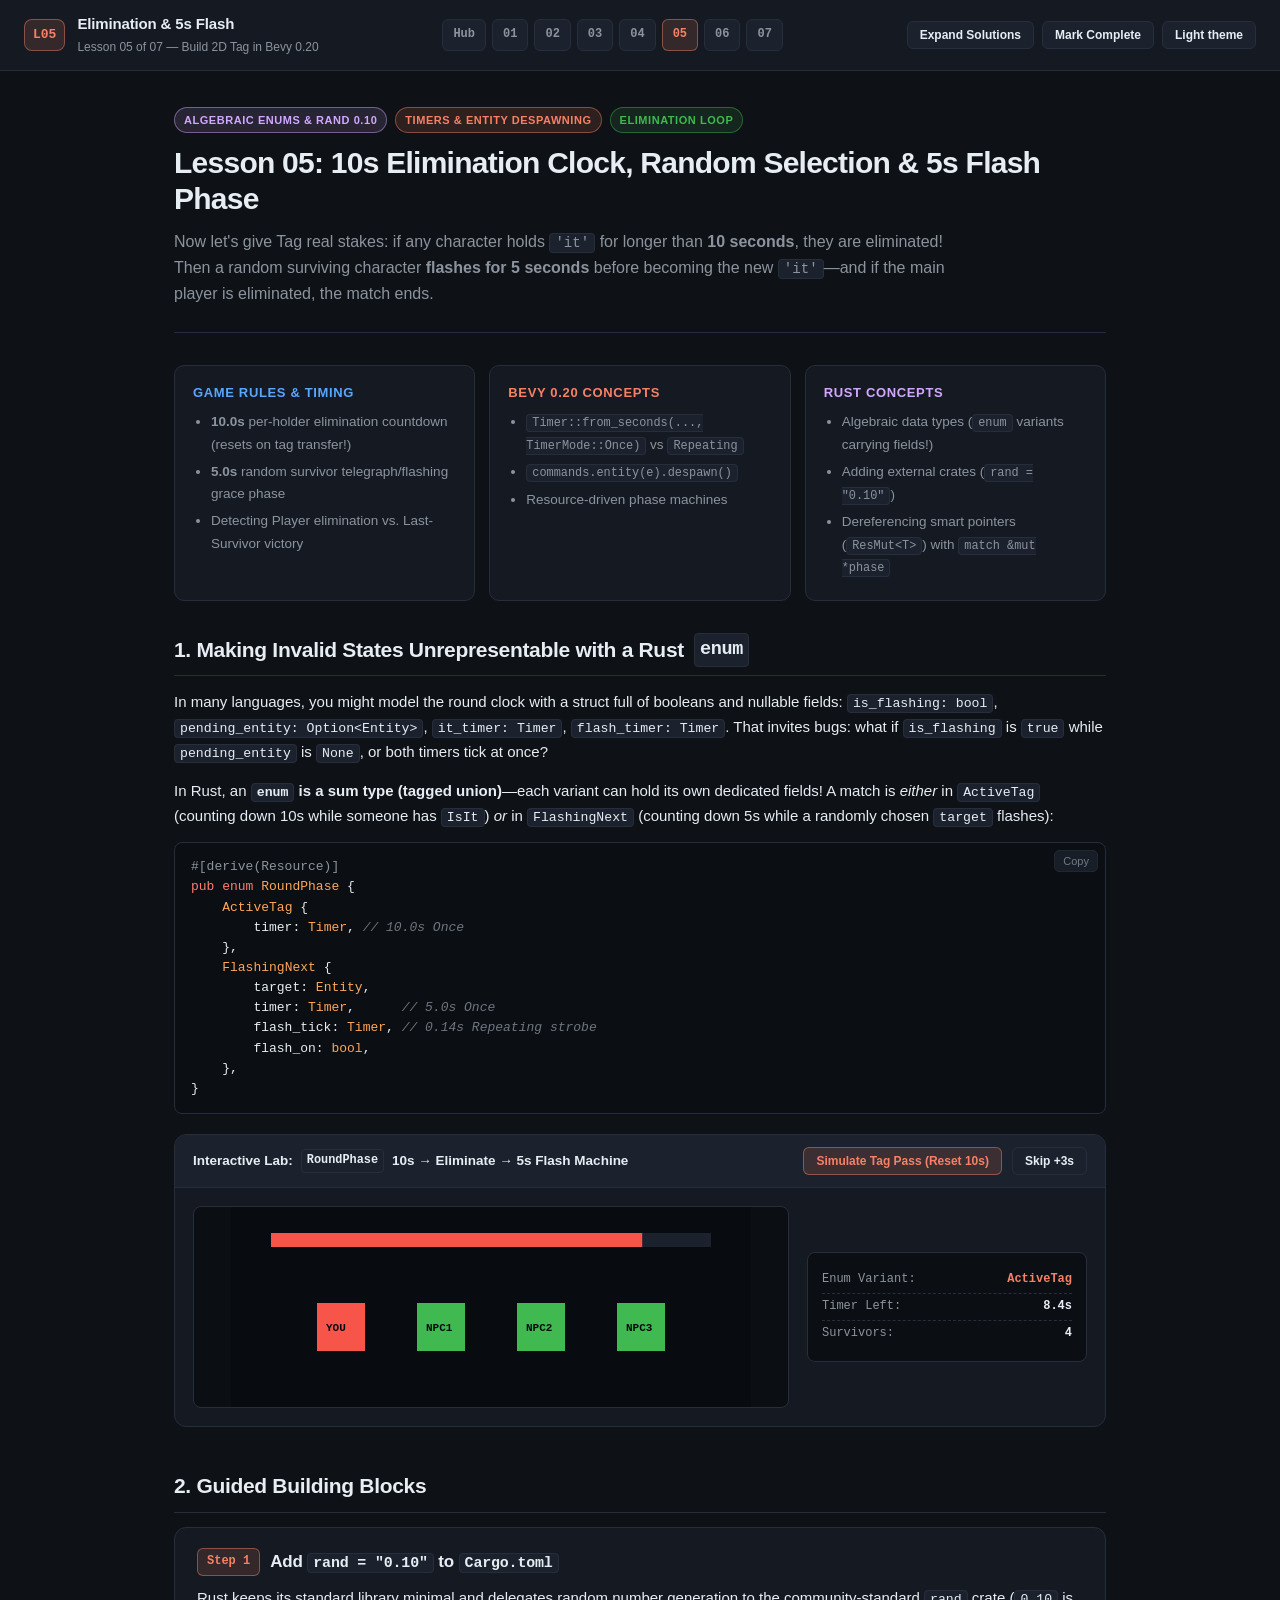
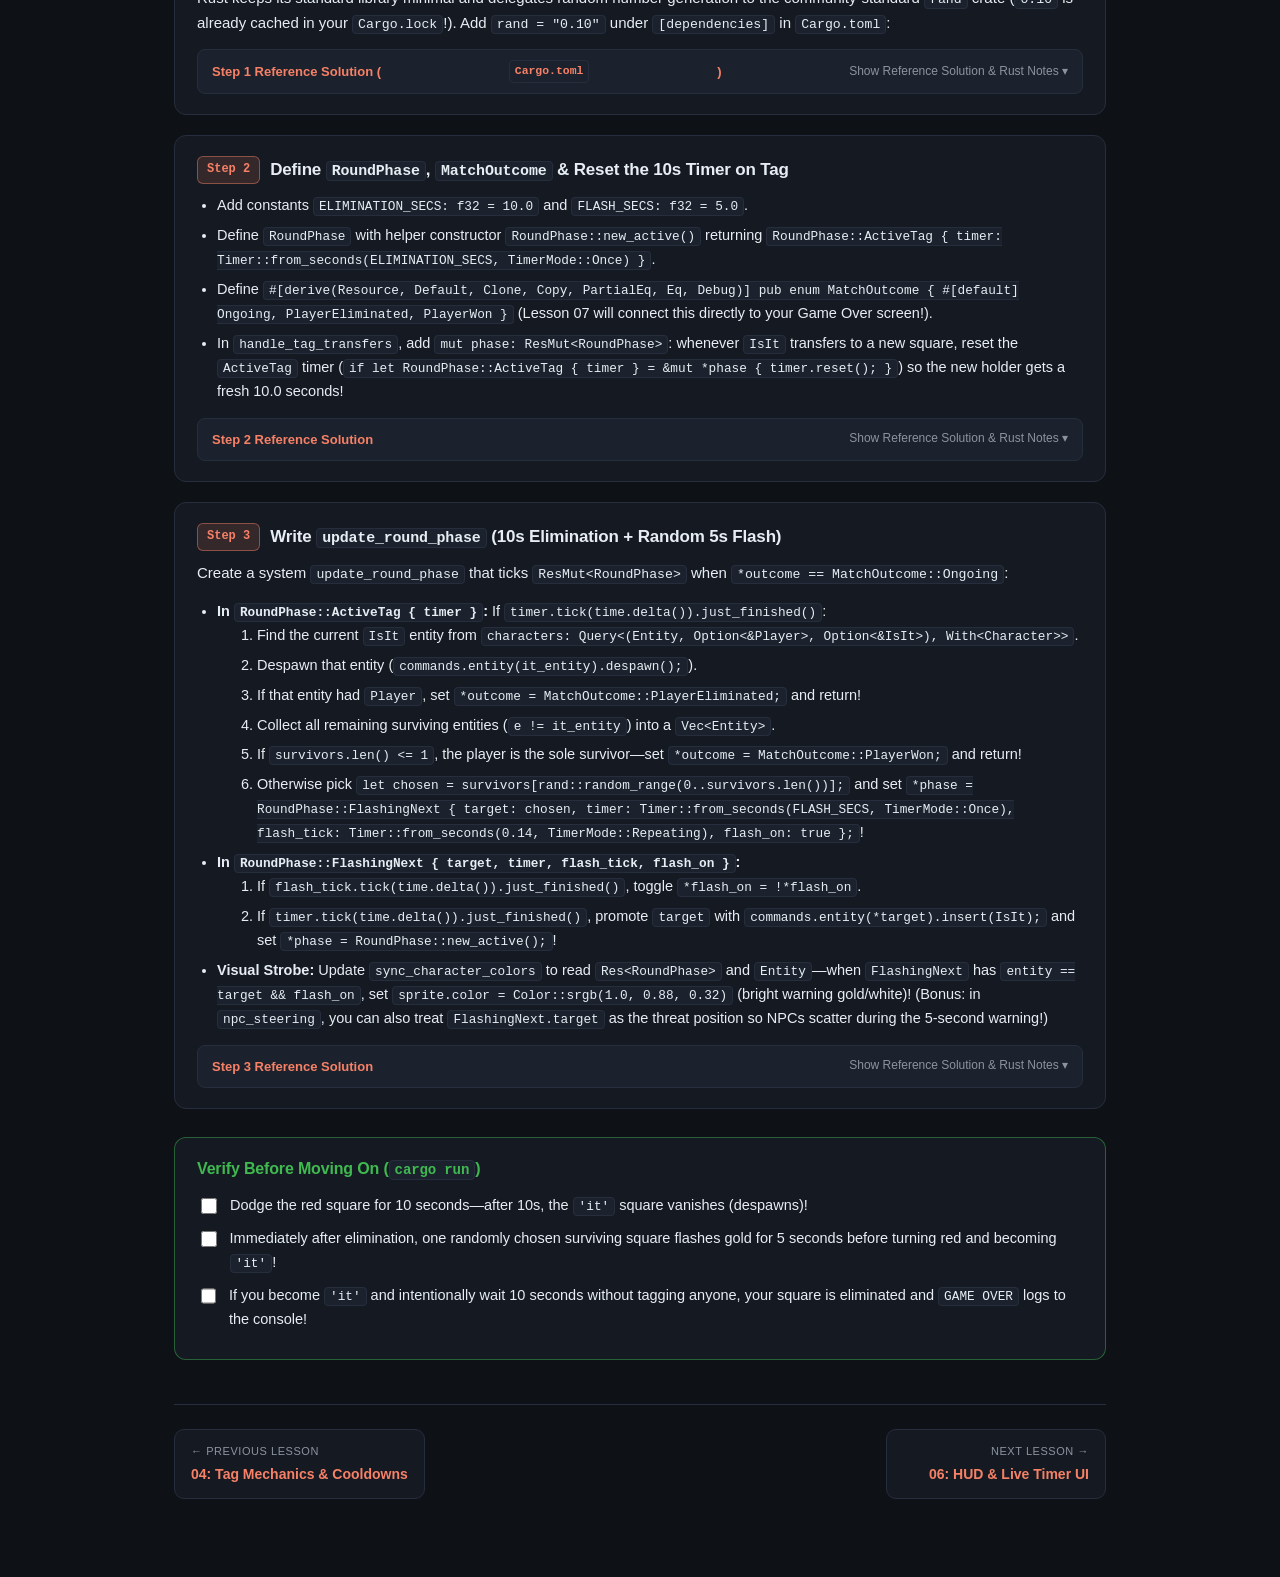
<file: docs/lessons/05-elimination-and-flashing.html>
<!DOCTYPE html>
<html lang="en">
<head>
  <meta charset="UTF-8" />
  <meta name="viewport" content="width=device-width, initial-scale=1.0" />
  <title>Lesson 05: 10s Elimination, Random Selection &amp; 5s Flash — Tag in Bevy 0.20</title>
  <link rel="stylesheet" href="styles.css" />
  <script src="lesson.js" defer></script>
</head>
<body data-lesson-id="05">
  <header class="topbar">
    <a class="brand" href="index.html">
      <span class="brand-badge">L05</span>
      <div class="brand-text">
        <h1>Elimination &amp; 5s Flash</h1>
        <p>Lesson 05 of 07 — Build 2D Tag in Bevy 0.20</p>
      </div>
    </a>
    <nav class="nav-pills" aria-label="Lessons">
      <a class="nav-pill" href="index.html">Hub</a>
      <a class="nav-pill" data-lesson-pill="01" href="01-arena-and-camera.html">01</a>
      <a class="nav-pill" data-lesson-pill="02" href="02-player-movement-and-timestep.html">02</a>
      <a class="nav-pill" data-lesson-pill="03" href="03-npcs-and-2d-collisions.html">03</a>
      <a class="nav-pill" data-lesson-pill="04" href="04-tag-mechanics.html">04</a>
      <a class="nav-pill active" data-lesson-pill="05" href="05-elimination-and-flashing.html">05</a>
      <a class="nav-pill" data-lesson-pill="06" href="06-hud-and-timer-ui.html">06</a>
      <a class="nav-pill" data-lesson-pill="07" href="07-menus-pause-and-game-over.html">07</a>
    </nav>
    <div class="topbar-actions">
      <button class="btn" id="toggleSolutionsBtn" type="button">Expand Solutions</button>
      <button class="btn btn-done" id="markDoneBtn" type="button">Mark Complete</button>
      <button class="btn" id="themeToggle" type="button">Light theme</button>
    </div>
  </header>

  <main class="container">
    <div class="lesson-hero">
      <div class="lesson-eyebrow">
        <span class="pill pill-rust">Algebraic Enums &amp; rand 0.10</span>
        <span class="pill pill-bevy">Timers &amp; Entity Despawning</span>
        <span class="pill pill-milestone">Elimination Loop</span>
      </div>
      <h2>Lesson 05: 10s Elimination Clock, Random Selection &amp; 5s Flash Phase</h2>
      <p class="lesson-lead">
        Now let's give Tag real stakes: if any character holds <code>'it'</code> for longer than <strong>10 seconds</strong>, they are eliminated!
        Then a random surviving character <strong>flashes for 5 seconds</strong> before becoming the new <code>'it'</code>—and if the main player is eliminated, the match ends.
      </p>
    </div>

    <div class="objectives-grid">
      <div class="obj-card">
        <h3 style="color: var(--blue);">Game Rules &amp; Timing</h3>
        <ul>
          <li><strong>10.0s</strong> per-holder elimination countdown (resets on tag transfer!)</li>
          <li><strong>5.0s</strong> random survivor telegraph/flashing grace phase</li>
          <li>Detecting Player elimination vs. Last-Survivor victory</li>
        </ul>
      </div>
      <div class="obj-card">
        <h3 style="color: var(--accent);">Bevy 0.20 Concepts</h3>
        <ul>
          <li><code>Timer::from_seconds(..., TimerMode::Once)</code> vs <code>Repeating</code></li>
          <li><code>commands.entity(e).despawn()</code></li>
          <li>Resource-driven phase machines</li>
        </ul>
      </div>
      <div class="obj-card">
        <h3 style="color: var(--purple);">Rust Concepts</h3>
        <ul>
          <li>Algebraic data types (<code>enum</code> variants carrying fields!)</li>
          <li>Adding external crates (<code>rand = "0.10"</code>)</li>
          <li>Dereferencing smart pointers (<code>ResMut&lt;T&gt;</code>) with <code>match &amp;mut *phase</code></li>
        </ul>
      </div>
    </div>

    <section>
      <h2>1. Making Invalid States Unrepresentable with a Rust <code>enum</code></h2>
      <p>
        In many languages, you might model the round clock with a struct full of booleans and nullable fields:
        <code>is_flashing: bool</code>, <code>pending_entity: Option&lt;Entity&gt;</code>, <code>it_timer: Timer</code>, <code>flash_timer: Timer</code>.
        That invites bugs: what if <code>is_flashing</code> is <code>true</code> while <code>pending_entity</code> is <code>None</code>, or both timers tick at once?
      </p>
      <p>
        In Rust, an <strong><code>enum</code> is a sum type (tagged union)</strong>—each variant can hold its own dedicated fields!
        A match is <em>either</em> in <code>ActiveTag</code> (counting down 10s while someone has <code>IsIt</code>) <em>or</em> in <code>FlashingNext</code> (counting down 5s while a randomly chosen <code>target</code> flashes):
      </p>
<pre><code class="language-rust">#[derive(Resource)]
pub enum RoundPhase {
    ActiveTag {
        timer: Timer, // 10.0s Once
    },
    FlashingNext {
        target: Entity,
        timer: Timer,      // 5.0s Once
        flash_tick: Timer, // 0.14s Repeating strobe
        flash_on: bool,
    },
}</code></pre>

      <!-- Interactive Phase Timeline Lab -->
      <div class="lab-card">
        <div class="lab-header">
          <div class="lab-title">Interactive Lab: <code>RoundPhase</code> 10s → Eliminate → 5s Flash Machine</div>
          <div class="lab-controls">
            <button class="btn btn-primary" id="btnPassTag" type="button">Simulate Tag Pass (Reset 10s)</button>
            <button class="btn" id="btnSkip" type="button">Skip +3s</button>
          </div>
        </div>
        <div class="lab-body">
          <div class="lab-canvas-wrap">
            <canvas id="phaseCanvas" width="520" height="200"></canvas>
          </div>
          <div class="lab-readout">
            <div class="readout-row">
              <span class="readout-key">Enum Variant:</span>
              <span class="readout-val" id="roVariant" style="color: var(--accent);">ActiveTag</span>
            </div>
            <div class="readout-row">
              <span class="readout-key">Timer Left:</span>
              <span class="readout-val" id="roTimer">10.0s</span>
            </div>
            <div class="readout-row">
              <span class="readout-key">Survivors:</span>
              <span class="readout-val" id="roSurv">4</span>
            </div>
          </div>
        </div>
      </div>
    </section>

    <section>
      <h2>2. Guided Building Blocks</h2>

      <!-- Step 1 -->
      <div class="step-card">
        <div class="step-header">
          <span class="step-num">Step 1</span>
          <h3>Add <code>rand = "0.10"</code> to <code>Cargo.toml</code></h3>
        </div>
        <p>
          Rust keeps its standard library minimal and delegates random number generation to the community-standard <code>rand</code> crate (<code>0.10</code> is already cached in your <code>Cargo.lock</code>!).
          Add <code>rand = "0.10"</code> under <code>[dependencies]</code> in <code>Cargo.toml</code>:
        </p>

        <details class="solution">
          <summary>Step 1 Reference Solution (<code>Cargo.toml</code>)</summary>
          <div class="solution-body">
<pre><code class="language-toml">[dependencies]
bevy = { version = "0.20.1", features = ["dynamic_linking"] }
rand = "0.10"</code></pre>
            <div class="rust-notes">
              <strong>Rust Crate Tip:</strong>
              <ul>
                <li>In <code>rand 0.10</code>, <code>rand::random_range(0..len)</code> samples a uniform <code>usize</code> index in <code>[0, len)</code> using thread-local entropy—no boilerplate trait imports required!</li>
              </ul>
            </div>
          </div>
        </details>
      </div>

      <!-- Step 2 -->
      <div class="step-card">
        <div class="step-header">
          <span class="step-num">Step 2</span>
          <h3>Define <code>RoundPhase</code>, <code>MatchOutcome</code> &amp; Reset the 10s Timer on Tag</h3>
        </div>
        <ul class="api-list">
          <li>Add constants <code>ELIMINATION_SECS: f32 = 10.0</code> and <code>FLASH_SECS: f32 = 5.0</code>.</li>
          <li>Define <code>RoundPhase</code> with helper constructor <code>RoundPhase::new_active()</code> returning <code>RoundPhase::ActiveTag { timer: Timer::from_seconds(ELIMINATION_SECS, TimerMode::Once) }</code>.</li>
          <li>Define <code>#[derive(Resource, Default, Clone, Copy, PartialEq, Eq, Debug)] pub enum MatchOutcome { #[default] Ongoing, PlayerEliminated, PlayerWon }</code> (Lesson 07 will connect this directly to your Game Over screen!).</li>
          <li>In <code>handle_tag_transfers</code>, add <code>mut phase: ResMut&lt;RoundPhase&gt;</code>: whenever <code>IsIt</code> transfers to a new square, reset the <code>ActiveTag</code> timer (<code>if let RoundPhase::ActiveTag { timer } = &amp;mut *phase { timer.reset(); }</code>) so the new holder gets a fresh 10.0 seconds!</li>
        </ul>

        <details class="solution">
          <summary>Step 2 Reference Solution</summary>
          <div class="solution-body">
<pre><code class="language-rust">pub const ELIMINATION_SECS: f32 = 10.0;
pub const FLASH_SECS: f32 = 5.0;

#[derive(Resource)]
pub enum RoundPhase {
    ActiveTag {
        timer: Timer,
    },
    FlashingNext {
        target: Entity,
        timer: Timer,
        flash_tick: Timer,
        flash_on: bool,
    },
}

impl RoundPhase {
    pub fn new_active() -> Self {
        Self::ActiveTag {
            timer: Timer::from_seconds(ELIMINATION_SECS, TimerMode::Once),
        }
    }
}

#[derive(Resource, Default, Clone, Copy, PartialEq, Eq, Debug)]
pub enum MatchOutcome {
    #[default]
    Ongoing,
    PlayerEliminated,
    PlayerWon,
}</code></pre>
            <p style="margin-top: 10px;">Update <code>handle_tag_transfers</code> to accept <code>mut phase: ResMut&lt;RoundPhase&gt;</code> and reset the 10s timer right before <code>break;</code>:</p>
<pre><code class="language-rust">fn handle_tag_transfers(
    mut commands: Commands,
    mut collisions: MessageReader&lt;CollisionMessage&gt;,
    mut phase: ResMut&lt;RoundPhase&gt;,
    it_query: Query&lt;Entity, With&lt;IsIt&gt;&gt;,
    cooldowns: Query&lt;&amp;TagCooldown&gt;,
) {
    let Some(it_entity) = it_query.iter().next() else {
        return;
    };

    for &amp;CollisionMessage(a, b) in collisions.read() {
        let (old_it, new_it) = if a == it_entity {
            (a, b)
        } else if b == it_entity {
            (b, a)
        } else {
            continue;
        };

        if cooldowns.contains(old_it) || cooldowns.contains(new_it) {
            continue;
        }

        commands
            .entity(old_it)
            .remove::&lt;IsIt&gt;()
            .insert(TagCooldown(Timer::from_seconds(TAG_COOLDOWN_SECS, TimerMode::Once)));
        commands.entity(new_it).insert(IsIt);

        if let RoundPhase::ActiveTag { timer } = &amp;mut *phase {
            timer.reset();
        }
        break;
    }
}</code></pre>
            <div class="rust-notes">
              <strong>Rust Concept: Why <code>&amp;mut *phase</code>?</strong>
              <ul>
                <li><code>phase</code> has wrapper type <code>ResMut&lt;RoundPhase&gt;</code>, which implements <code>DerefMut&lt;Target = RoundPhase&gt;</code>. Writing <code>*phase</code> dereferences through <code>ResMut</code> to the underlying <code>RoundPhase</code>, and <code>&amp;mut</code> borrows its fields mutably instead of trying to move the enum out of the resource!</li>
              </ul>
            </div>
          </div>
        </details>
      </div>

      <!-- Step 3 -->
      <div class="step-card">
        <div class="step-header">
          <span class="step-num">Step 3</span>
          <h3>Write <code>update_round_phase</code> (10s Elimination + Random 5s Flash)</h3>
        </div>
        <p>
          Create a system <code>update_round_phase</code> that ticks <code>ResMut&lt;RoundPhase&gt;</code> when <code>*outcome == MatchOutcome::Ongoing</code>:
        </p>
        <ul class="api-list">
          <li>
            <strong>In <code>RoundPhase::ActiveTag { timer }</code>:</strong>
            If <code>timer.tick(time.delta()).just_finished()</code>:
            <ol>
              <li>Find the current <code>IsIt</code> entity from <code>characters: Query&lt;(Entity, Option&lt;&amp;Player&gt;, Option&lt;&amp;IsIt&gt;), With&lt;Character&gt;&gt;</code>.</li>
              <li>Despawn that entity (<code>commands.entity(it_entity).despawn();</code>).</li>
              <li>If that entity had <code>Player</code>, set <code>*outcome = MatchOutcome::PlayerEliminated;</code> and return!</li>
              <li>Collect all remaining surviving entities (<code>e != it_entity</code>) into a <code>Vec&lt;Entity&gt;</code>.</li>
              <li>If <code>survivors.len() &lt;= 1</code>, the player is the sole survivor—set <code>*outcome = MatchOutcome::PlayerWon;</code> and return!</li>
              <li>Otherwise pick <code>let chosen = survivors[rand::random_range(0..survivors.len())];</code> and set <code>*phase = RoundPhase::FlashingNext { target: chosen, timer: Timer::from_seconds(FLASH_SECS, TimerMode::Once), flash_tick: Timer::from_seconds(0.14, TimerMode::Repeating), flash_on: true };</code>!</li>
            </ol>
          </li>
          <li>
            <strong>In <code>RoundPhase::FlashingNext { target, timer, flash_tick, flash_on }</code>:</strong>
            <ol>
              <li>If <code>flash_tick.tick(time.delta()).just_finished()</code>, toggle <code>*flash_on = !*flash_on</code>.</li>
              <li>If <code>timer.tick(time.delta()).just_finished()</code>, promote <code>target</code> with <code>commands.entity(*target).insert(IsIt);</code> and set <code>*phase = RoundPhase::new_active();</code>!</li>
            </ol>
          </li>
          <li>
            <strong>Visual Strobe:</strong> Update <code>sync_character_colors</code> to read <code>Res&lt;RoundPhase&gt;</code> and <code>Entity</code>—when <code>FlashingNext</code> has <code>entity == target &amp;&amp; flash_on</code>, set <code>sprite.color = Color::srgb(1.0, 0.88, 0.32)</code> (bright warning gold/white)!
            (Bonus: in <code>npc_steering</code>, you can also treat <code>FlashingNext.target</code> as the threat position so NPCs scatter during the 5-second warning!)
          </li>
        </ul>

        <details class="solution">
          <summary>Step 3 Reference Solution</summary>
          <div class="solution-body">
<pre><code class="language-rust">fn update_round_phase(
    mut commands: Commands,
    time: Res&lt;Time&gt;,
    mut phase: ResMut&lt;RoundPhase&gt;,
    mut outcome: ResMut&lt;MatchOutcome&gt;,
    characters: Query&lt;(Entity, Option&lt;&amp;Player&gt;, Option&lt;&amp;IsIt&gt;), With&lt;Character&gt;&gt;,
) {
    if *outcome != MatchOutcome::Ongoing {
        return;
    }

    let dt = time.delta();

    match &amp;mut *phase {
        RoundPhase::ActiveTag { timer } => {
            if timer.tick(dt).just_finished() {
                // Find who held 'it' too long
                let Some((eliminated, was_player, _)) =
                    characters.iter().find(|&amp;(_, _, is_it)| is_it.is_some())
                else {
                    return;
                };

                commands.entity(eliminated).despawn();

                if was_player.is_some() {
                    *outcome = MatchOutcome::PlayerEliminated;
                    println!("GAME OVER — You were eliminated!");
                    return;
                }

                let survivors: Vec&lt;Entity&gt; = characters
                    .iter()
                    .filter(|&amp;(e, _, _)| e != eliminated)
                    .map(|(e, _, _)| e)
                    .collect();

                if survivors.len() &lt;= 1 {
                    *outcome = MatchOutcome::PlayerWon;
                    println!("VICTORY — You are the last square standing!");
                    return;
                }

                let next_idx = rand::random_range(0..survivors.len());
                let chosen = survivors[next_idx];

                *phase = RoundPhase::FlashingNext {
                    target: chosen,
                    timer: Timer::from_seconds(FLASH_SECS, TimerMode::Once),
                    flash_tick: Timer::from_seconds(0.14, TimerMode::Repeating),
                    flash_on: true,
                };
            }
        }
        RoundPhase::FlashingNext {
            target,
            timer,
            flash_tick,
            flash_on,
        } => {
            if flash_tick.tick(dt).just_finished() {
                *flash_on = !*flash_on;
            }
            if timer.tick(dt).just_finished() {
                let next_it = *target;
                commands.entity(next_it).insert(IsIt);
                *phase = RoundPhase::new_active();
            }
        }
    }
}

fn sync_character_colors(
    phase: Res&lt;RoundPhase&gt;,
    mut query: Query&lt;(Entity, &amp;mut Sprite, Option&lt;&amp;Player&gt;, Option&lt;&amp;IsIt&gt;), With&lt;Character&gt;&gt;,
) {
    let flashing_target = match &amp;*phase {
        RoundPhase::FlashingNext { target, flash_on: true, .. } => Some(*target),
        _ => None,
    };

    for (entity, mut sprite, player, is_it) in &amp;mut query {
        if Some(entity) == flashing_target {
            sprite.color = Color::srgb(1.0, 0.88, 0.32); // Flashing gold warning!
            continue;
        }
        sprite.color = match (is_it.is_some(), player.is_some()) {
            (true, true) => Color::srgb(1.0, 0.45, 0.20),
            (true, false) => Color::srgb(0.95, 0.26, 0.26),
            (false, true) => Color::srgb(0.30, 0.67, 0.97),
            (false, false) => Color::srgb(0.41, 0.86, 0.49),
        };
    }
}</code></pre>
            <p style="margin-top: 10px;">Insert both resources in <code>main()</code> and append <code>update_round_phase</code> to the end of your <code>FixedUpdate</code> chain:</p>
<pre><code class="language-rust">        .insert_resource(RoundPhase::new_active())
        .init_resource::&lt;MatchOutcome&gt;()
        .add_systems(
            FixedUpdate,
            (
                tick_tag_cooldowns,
                player_input,
                npc_steering,
                apply_velocity,
                resolve_character_collisions,
                confine_to_arena,
                handle_tag_transfers,
                update_round_phase,
            )
                .chain(),
        )</code></pre>
            <p style="margin-top: 10px;">Optional steering upgrade — in <code>npc_steering</code>, pass <code>phase: Res&lt;RoundPhase&gt;</code> so other NPCs already scatter away from the flashing <code>target</code> during the 5s warning:</p>
<pre><code class="language-rust">    // Replace `it_pos` lookup in npc_steering with a (threat_entity, threat_pos) lookup:
    let threat = snapshot
        .iter()
        .find(|&amp;&amp;(e, _, is_it)| {
            is_it || matches!(&amp;*phase, RoundPhase::FlashingNext { target, .. } if *target == e)
        })
        .map(|&amp;(e, pos, _)| (e, pos));

    // Then inside the non-'it' flee branch, only flee when the threat isn't self!
    if let Some((threat_entity, threat_pos)) = threat && threat_entity != entity { ... }</code></pre>
            <div class="rust-notes">
              <strong>Rust Concepts Inside This Snippet:</strong>
              <ul>
                <li><strong>Borrow Lifetimes Across Enum Replacement:</strong> Look at <code>let next_it = *target;</code> right before <code>*phase = RoundPhase::new_active();</code>. Because <code>target</code> is a mutable reference into <code>*phase</code>, copying out the <code>Copy</code> <code>Entity</code> ID first ends the borrow of <code>target</code> so Rust lets you overwrite <code>*phase</code> cleanly on the next line!</li>
                <li><strong>Matching by Reference (<code>match &amp;*phase</code>):</strong> <code>RoundPhase</code> contains non-<code>Copy</code> <code>Timer</code> fields, so matching <code>&amp;*phase</code> borrows fields by reference (letting you dereference <code>*target</code> cleanly) without risking accidental moves!</li>
                <li><strong>Struct Rest Pattern (<code>..</code>):</strong> In <code>RoundPhase::FlashingNext { target, flash_on: true, .. }</code>, the <code>..</code> ignores <code>timer</code> and <code>flash_tick</code> while matching only when <code>flash_on</code> is literally <code>true</code>!</li>
                <li><strong>Edition 2024 Let-Chains:</strong> <code>if let Some(...) = threat &amp;&amp; threat_entity != entity</code> combines pattern matching and boolean guards into one flat <code>if</code> statement!</li>
              </ul>
            </div>
          </div>
        </details>
      </div>

      <div class="checklist-card">
        <h3>Verify Before Moving On (<code>cargo run</code>)</h3>
        <label class="check-item">
          <input type="checkbox" />
          <span>Dodge the red square for 10 seconds—after 10s, the <code>'it'</code> square vanishes (despawns)!</span>
        </label>
        <label class="check-item">
          <input type="checkbox" />
          <span>Immediately after elimination, one randomly chosen surviving square flashes gold for 5 seconds before turning red and becoming <code>'it'</code>!</span>
        </label>
        <label class="check-item">
          <input type="checkbox" />
          <span>If you become <code>'it'</code> and intentionally wait 10 seconds without tagging anyone, your square is eliminated and <code>GAME OVER</code> logs to the console!</span>
        </label>
      </div>
    </section>

    <footer class="lesson-footer">
      <a class="footer-nav-link" href="04-tag-mechanics.html">
        <span>← Previous Lesson</span>
        <strong>04: Tag Mechanics &amp; Cooldowns</strong>
      </a>
      <a class="footer-nav-link" href="06-hud-and-timer-ui.html" style="text-align: right;">
        <span>Next Lesson →</span>
        <strong>06: HUD &amp; Live Timer UI</strong>
      </a>
    </footer>
  </main>

  <script>
    (function () {
      const canvas = document.getElementById("phaseCanvas");
      if (!canvas) return;
      const ctx = canvas.getContext("2d");
      const btnPass = document.getElementById("btnPassTag");
      const btnSkip = document.getElementById("btnSkip");

      let state = {
        mode: "ActiveTag",
        timeLeft: 10.0,
        squares: [true, true, true, true],
        itIdx: 0,
        flashIdx: -1,
        flashAccum: 0
      };

      function pickAlive(exclude) {
        const alive = [];
        state.squares.forEach((ok, idx) => { if (ok && idx !== exclude) alive.push(idx); });
        return alive;
      }

      btnPass.addEventListener("click", () => {
        if (state.mode === "ActiveTag") {
          const others = pickAlive(state.itIdx);
          if (others.length > 0) {
            state.itIdx = others[Math.floor(Math.random() * others.length)];
            state.timeLeft = 10.0;
          }
        }
      });

      btnSkip.addEventListener("click", () => {
        state.timeLeft = Math.max(0.05, state.timeLeft - 3.0);
      });

      let last = performance.now();
      function tick(now) {
        const dt = Math.min(0.05, (now - last) / 1000);
        last = now;

        state.timeLeft -= dt;
        state.flashAccum += dt;

        if (state.timeLeft <= 0) {
          if (state.mode === "ActiveTag") {
            state.squares[state.itIdx] = false;
            const alive = pickAlive(-1);
            if (alive.length <= 1) {
              state.squares = [true, true, true, true];
              state.itIdx = 0;
              state.mode = "ActiveTag";
              state.timeLeft = 10.0;
            } else {
              state.flashIdx = alive[Math.floor(Math.random() * alive.length)];
              state.itIdx = -1;
              state.mode = "FlashingNext";
              state.timeLeft = 5.0;
            }
          } else {
            state.itIdx = state.flashIdx;
            state.flashIdx = -1;
            state.mode = "ActiveTag";
            state.timeLeft = 10.0;
          }
        }

        ctx.clearRect(0, 0, canvas.width, canvas.height);
        ctx.fillStyle = "#080b10";
        ctx.fillRect(0, 0, canvas.width, canvas.height);

        // Progress bar
        const maxT = state.mode === "ActiveTag" ? 10.0 : 5.0;
        const pct = Math.max(0, state.timeLeft / maxT);
        ctx.fillStyle = "#1c222d";
        ctx.fillRect(40, 26, 440, 14);
        ctx.fillStyle = state.mode === "ActiveTag" ? "#f7554a" : "#f2cc60";
        ctx.fillRect(40, 26, 440 * pct, 14);

        const flashOn = Math.floor(state.flashAccum / 0.14) % 2 === 0;
        for (let i = 0; i < 4; i++) {
          const x = 110 + i * 100;
          const y = 120;
          if (!state.squares[i]) {
            ctx.strokeStyle = "rgba(139,148,158,0.28)";
            ctx.setLineDash([4, 4]);
            ctx.strokeRect(x - 24, y - 24, 48, 48);
            ctx.setLineDash([]);
            ctx.fillStyle = "#6e7681";
            ctx.font = "11px ui-monospace, SFMono-Regular, Menlo, monospace";
            ctx.fillText("OUT", x - 11, y + 4);
            continue;
          }
          let color = i === 0 ? "#4dabf7" : "#3fb950";
          if (i === state.itIdx) color = "#f7554a";
          if (i === state.flashIdx && flashOn) color = "#ffe052";
          ctx.fillStyle = color;
          ctx.fillRect(x - 24, y - 24, 48, 48);
          ctx.fillStyle = "#080b10";
          ctx.font = "bold 11px ui-monospace, SFMono-Regular, Menlo, monospace";
          ctx.fillText(i === 0 ? "YOU" : `NPC${i}`, x - 15, y + 4);
        }

        const vEl = document.getElementById("roVariant");
        vEl.textContent = state.mode;
        vEl.style.color = state.mode === "ActiveTag" ? "var(--accent)" : "var(--amber)";
        btnPass.disabled = state.mode !== "ActiveTag";
        btnPass.style.opacity = state.mode === "ActiveTag" ? "1" : "0.45";
        document.getElementById("roTimer").textContent = `${Math.max(0, state.timeLeft).toFixed(1)}s`;
        document.getElementById("roSurv").textContent = `${state.squares.filter(Boolean).length}`;

        requestAnimationFrame(tick);
      }
      requestAnimationFrame(tick);
    })();
  </script>
</body>
</html>
</file>
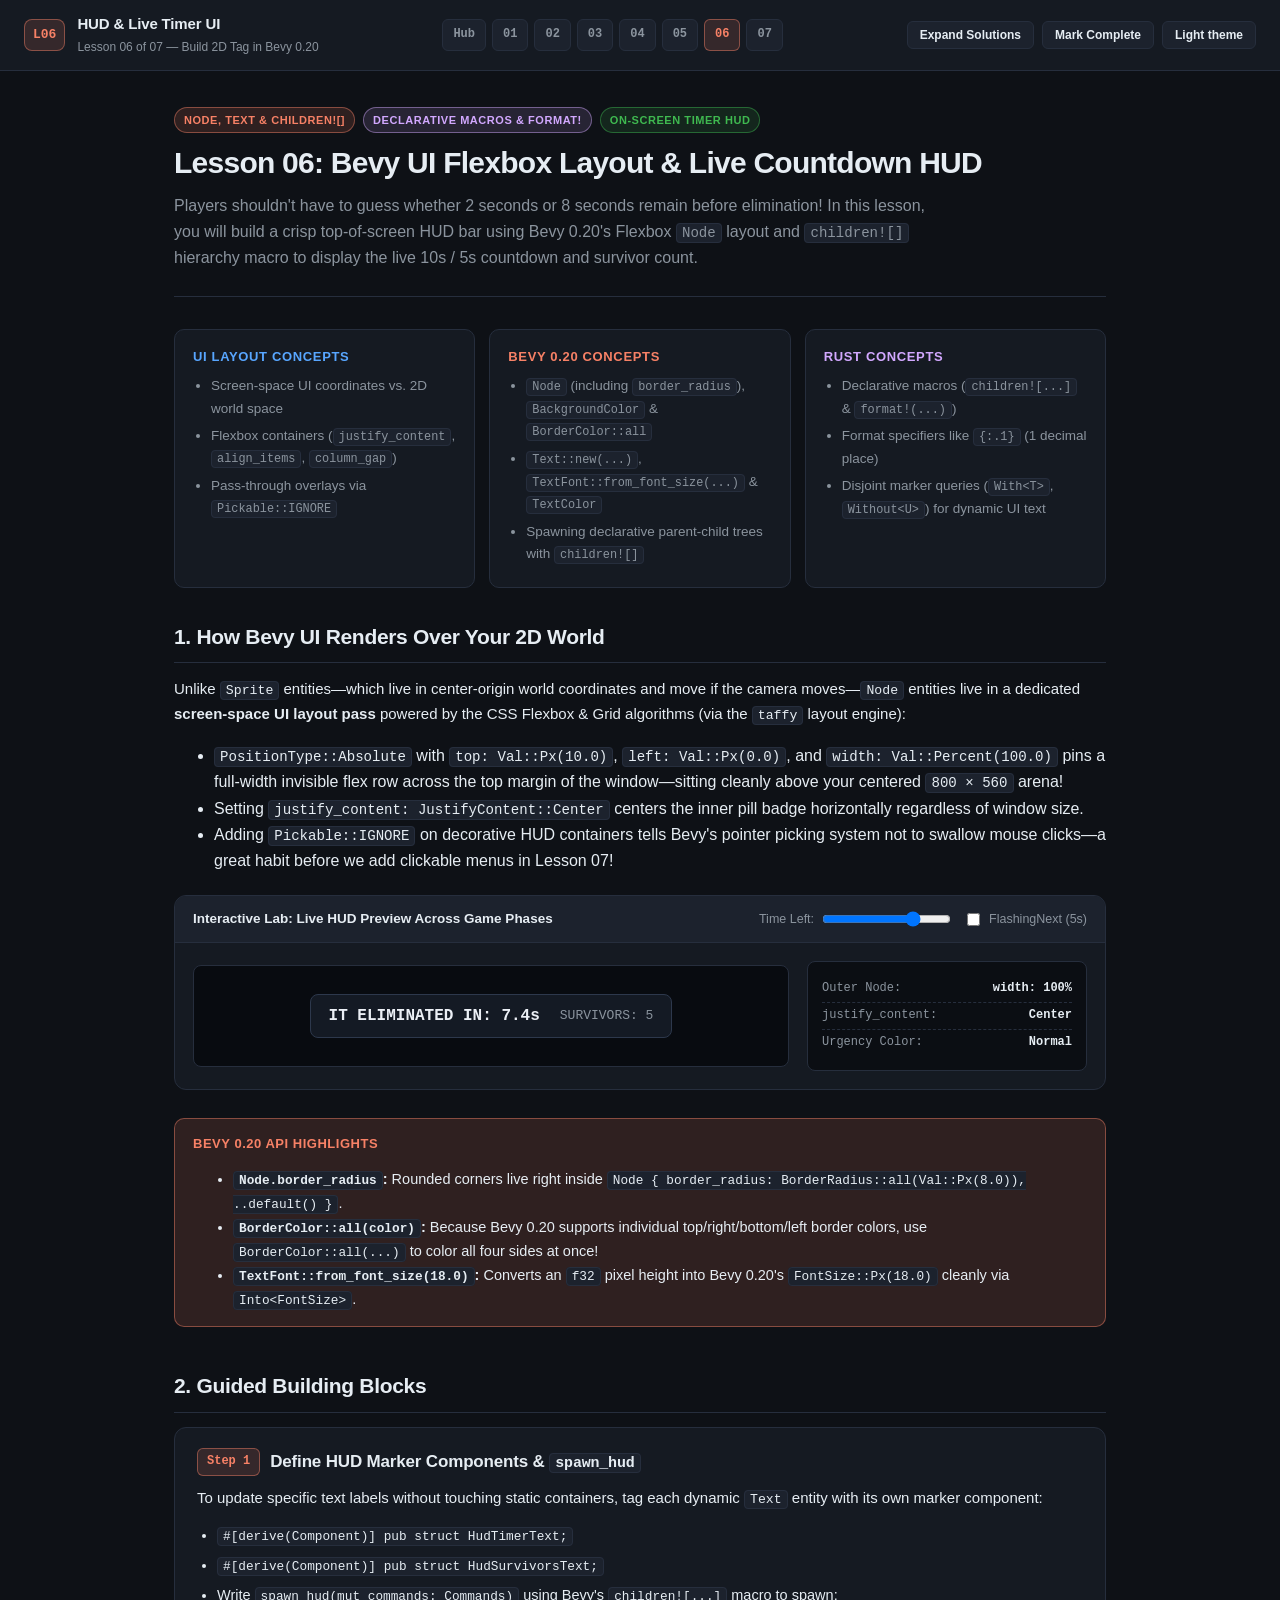
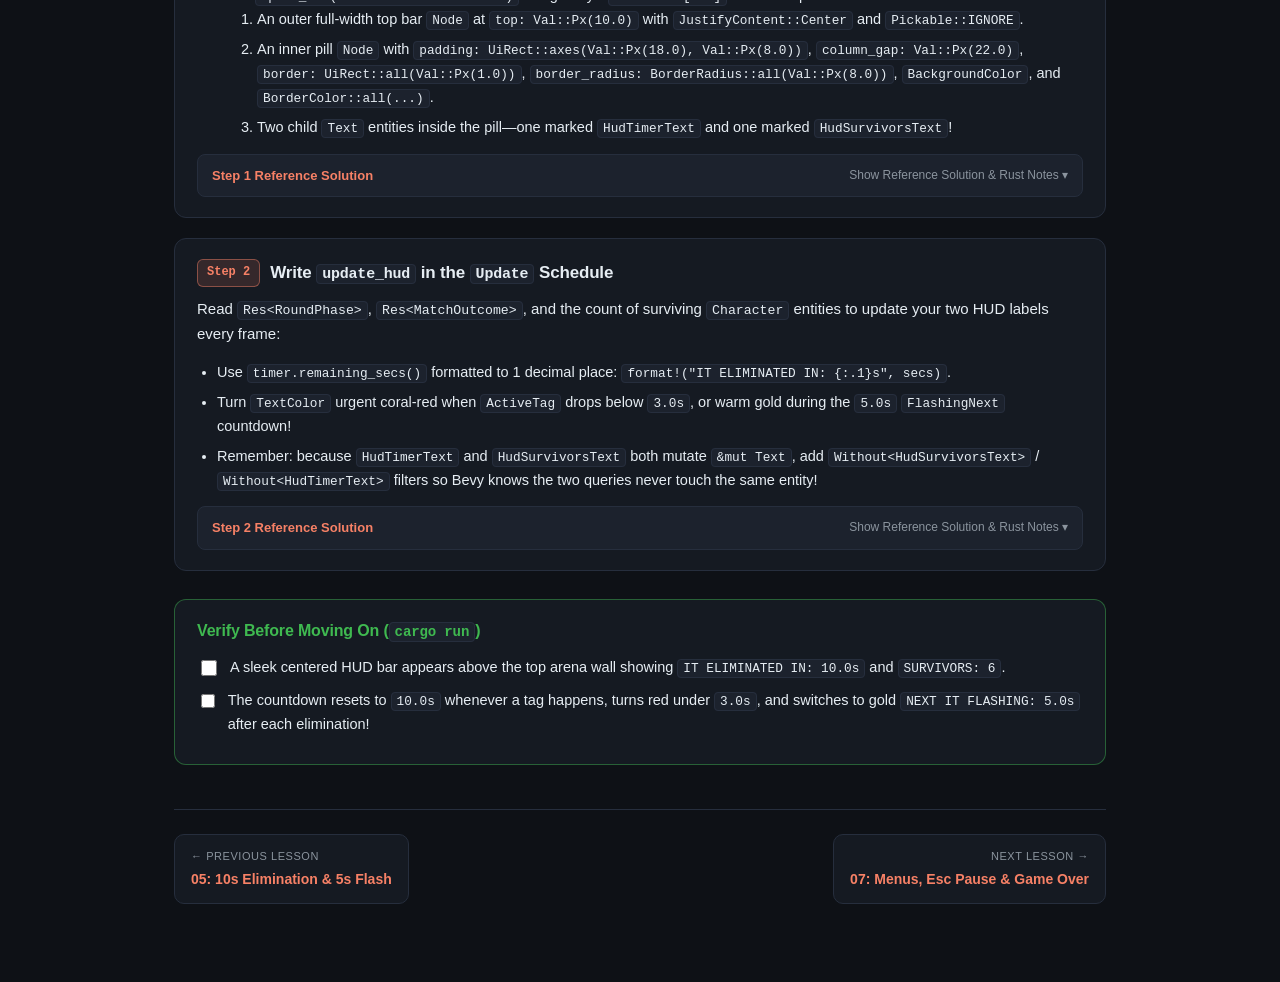
<file: docs/lessons/06-hud-and-timer-ui.html>
<!DOCTYPE html>
<html lang="en">
<head>
  <meta charset="UTF-8" />
  <meta name="viewport" content="width=device-width, initial-scale=1.0" />
  <title>Lesson 06: Bevy UI Flexbox Layout &amp; Live Countdown HUD — Tag in Bevy 0.20</title>
  <link rel="stylesheet" href="styles.css" />
  <script src="lesson.js" defer></script>
</head>
<body data-lesson-id="06">
  <header class="topbar">
    <a class="brand" href="index.html">
      <span class="brand-badge">L06</span>
      <div class="brand-text">
        <h1>HUD &amp; Live Timer UI</h1>
        <p>Lesson 06 of 07 — Build 2D Tag in Bevy 0.20</p>
      </div>
    </a>
    <nav class="nav-pills" aria-label="Lessons">
      <a class="nav-pill" href="index.html">Hub</a>
      <a class="nav-pill" data-lesson-pill="01" href="01-arena-and-camera.html">01</a>
      <a class="nav-pill" data-lesson-pill="02" href="02-player-movement-and-timestep.html">02</a>
      <a class="nav-pill" data-lesson-pill="03" href="03-npcs-and-2d-collisions.html">03</a>
      <a class="nav-pill" data-lesson-pill="04" href="04-tag-mechanics.html">04</a>
      <a class="nav-pill" data-lesson-pill="05" href="05-elimination-and-flashing.html">05</a>
      <a class="nav-pill active" data-lesson-pill="06" href="06-hud-and-timer-ui.html">06</a>
      <a class="nav-pill" data-lesson-pill="07" href="07-menus-pause-and-game-over.html">07</a>
    </nav>
    <div class="topbar-actions">
      <button class="btn" id="toggleSolutionsBtn" type="button">Expand Solutions</button>
      <button class="btn btn-done" id="markDoneBtn" type="button">Mark Complete</button>
      <button class="btn" id="themeToggle" type="button">Light theme</button>
    </div>
  </header>

  <main class="container">
    <div class="lesson-hero">
      <div class="lesson-eyebrow">
        <span class="pill pill-bevy">Node, Text &amp; children![]</span>
        <span class="pill pill-rust">Declarative Macros &amp; format!</span>
        <span class="pill pill-milestone">On-Screen Timer HUD</span>
      </div>
      <h2>Lesson 06: Bevy UI Flexbox Layout &amp; Live Countdown HUD</h2>
      <p class="lesson-lead">
        Players shouldn't have to guess whether 2 seconds or 8 seconds remain before elimination!
        In this lesson, you will build a crisp top-of-screen HUD bar using Bevy 0.20's Flexbox <code>Node</code> layout and <code>children![]</code> hierarchy macro to display the live 10s / 5s countdown and survivor count.
      </p>
    </div>

    <div class="objectives-grid">
      <div class="obj-card">
        <h3 style="color: var(--blue);">UI Layout Concepts</h3>
        <ul>
          <li>Screen-space UI coordinates vs. 2D world space</li>
          <li>Flexbox containers (<code>justify_content</code>, <code>align_items</code>, <code>column_gap</code>)</li>
          <li>Pass-through overlays via <code>Pickable::IGNORE</code></li>
        </ul>
      </div>
      <div class="obj-card">
        <h3 style="color: var(--accent);">Bevy 0.20 Concepts</h3>
        <ul>
          <li><code>Node</code> (including <code>border_radius</code>), <code>BackgroundColor</code> &amp; <code>BorderColor::all</code></li>
          <li><code>Text::new(...)</code>, <code>TextFont::from_font_size(...)</code> &amp; <code>TextColor</code></li>
          <li>Spawning declarative parent-child trees with <code>children![]</code></li>
        </ul>
      </div>
      <div class="obj-card">
        <h3 style="color: var(--purple);">Rust Concepts</h3>
        <ul>
          <li>Declarative macros (<code>children![...]</code> &amp; <code>format!(...)</code>)</li>
          <li>Format specifiers like <code>{:.1}</code> (1 decimal place)</li>
          <li>Disjoint marker queries (<code>With&lt;T&gt;</code>, <code>Without&lt;U&gt;</code>) for dynamic UI text</li>
        </ul>
      </div>
    </div>

    <section>
      <h2>1. How Bevy UI Renders Over Your 2D World</h2>
      <p>
        Unlike <code>Sprite</code> entities—which live in center-origin world coordinates and move if the camera moves—<code>Node</code> entities live in a dedicated <strong>screen-space UI layout pass</strong> powered by the CSS Flexbox &amp; Grid algorithms (via the <code>taffy</code> layout engine):
      </p>
      <ul>
        <li><code>PositionType::Absolute</code> with <code>top: Val::Px(10.0)</code>, <code>left: Val::Px(0.0)</code>, and <code>width: Val::Percent(100.0)</code> pins a full-width invisible flex row across the top margin of the window—sitting cleanly above your centered <code>800 × 560</code> arena!</li>
        <li>Setting <code>justify_content: JustifyContent::Center</code> centers the inner pill badge horizontally regardless of window size.</li>
        <li>Adding <code>Pickable::IGNORE</code> on decorative HUD containers tells Bevy's pointer picking system not to swallow mouse clicks—a great habit before we add clickable menus in Lesson 07!</li>
      </ul>

      <!-- Interactive HUD Preview -->
      <div class="lab-card">
        <div class="lab-header">
          <div class="lab-title">Interactive Lab: Live HUD Preview Across Game Phases</div>
          <div class="lab-controls">
            <label>Time Left: <input type="range" id="rngTime" min="0.1" max="10" step="0.1" value="7.4" /></label>
            <label><input type="checkbox" id="chkFlashMode" /> FlashingNext (5s)</label>
          </div>
        </div>
        <div class="lab-body">
          <div class="lab-canvas-wrap" style="padding: 28px 16px; background: #080b10;">
            <div id="hudMockPill" style="display: inline-flex; align-items: center; gap: 20px; padding: 8px 18px; border-radius: 8px; background: #141a24; border: 1px solid #2d384c; font-family: ui-monospace, SFMono-Regular, Menlo, monospace;">
              <span id="hudMockTimer" style="font-size: 16px; font-weight: 700; color: #e6edf3;">IT ELIMINATED IN: 7.4s</span>
              <span style="color: #8b949e; font-size: 13px;">SURVIVORS: 5</span>
            </div>
          </div>
          <div class="lab-readout">
            <div class="readout-row">
              <span class="readout-key">Outer Node:</span>
              <span class="readout-val">width: 100%</span>
            </div>
            <div class="readout-row">
              <span class="readout-key">justify_content:</span>
              <span class="readout-val">Center</span>
            </div>
            <div class="readout-row">
              <span class="readout-key">Urgency Color:</span>
              <span class="readout-val" id="roUrgency">Normal</span>
            </div>
          </div>
        </div>
      </div>

      <div class="callout callout-bevy">
        <div class="callout-title">Bevy 0.20 API Highlights</div>
        <ul>
          <li><strong><code>Node.border_radius</code>:</strong> Rounded corners live right inside <code>Node { border_radius: BorderRadius::all(Val::Px(8.0)), ..default() }</code>.</li>
          <li><strong><code>BorderColor::all(color)</code>:</strong> Because Bevy 0.20 supports individual top/right/bottom/left border colors, use <code>BorderColor::all(...)</code> to color all four sides at once!</li>
          <li><strong><code>TextFont::from_font_size(18.0)</code>:</strong> Converts an <code>f32</code> pixel height into Bevy 0.20's <code>FontSize::Px(18.0)</code> cleanly via <code>Into&lt;FontSize&gt;</code>.</li>
        </ul>
      </div>
    </section>

    <section>
      <h2>2. Guided Building Blocks</h2>

      <!-- Step 1 -->
      <div class="step-card">
        <div class="step-header">
          <span class="step-num">Step 1</span>
          <h3>Define HUD Marker Components &amp; <code>spawn_hud</code></h3>
        </div>
        <p>
          To update specific text labels without touching static containers, tag each dynamic <code>Text</code> entity with its own marker component:
        </p>
        <ul class="api-list">
          <li><code>#[derive(Component)] pub struct HudTimerText;</code></li>
          <li><code>#[derive(Component)] pub struct HudSurvivorsText;</code></li>
          <li>Write <code>spawn_hud(mut commands: Commands)</code> using Bevy's <code>children![...]</code> macro to spawn:
            <ol>
              <li>An outer full-width top bar <code>Node</code> at <code>top: Val::Px(10.0)</code> with <code>JustifyContent::Center</code> and <code>Pickable::IGNORE</code>.</li>
              <li>An inner pill <code>Node</code> with <code>padding: UiRect::axes(Val::Px(18.0), Val::Px(8.0))</code>, <code>column_gap: Val::Px(22.0)</code>, <code>border: UiRect::all(Val::Px(1.0))</code>, <code>border_radius: BorderRadius::all(Val::Px(8.0))</code>, <code>BackgroundColor</code>, and <code>BorderColor::all(...)</code>.</li>
              <li>Two child <code>Text</code> entities inside the pill—one marked <code>HudTimerText</code> and one marked <code>HudSurvivorsText</code>!</li>
            </ol>
          </li>
        </ul>

        <details class="solution">
          <summary>Step 1 Reference Solution</summary>
          <div class="solution-body">
<pre><code class="language-rust">#[derive(Component)]
pub struct HudTimerText;

#[derive(Component)]
pub struct HudSurvivorsText;

fn spawn_hud(mut commands: Commands) {
    commands.spawn((
        Node {
            position_type: PositionType::Absolute,
            top: Val::Px(10.0),
            left: Val::Px(0.0),
            width: Val::Percent(100.0),
            justify_content: JustifyContent::Center,
            ..default()
        },
        Pickable::IGNORE,
        children![(
            Node {
                padding: UiRect::axes(Val::Px(18.0), Val::Px(8.0)),
                column_gap: Val::Px(22.0),
                align_items: AlignItems::Center,
                border: UiRect::all(Val::Px(1.0)),
                border_radius: BorderRadius::all(Val::Px(8.0)),
                ..default()
            },
            BackgroundColor(Color::srgba(0.08, 0.10, 0.14, 0.92)),
            BorderColor::all(Color::srgb(0.22, 0.28, 0.38)),
            children![
                (
                    HudTimerText,
                    Text::new("IT ELIMINATED IN: 10.0s"),
                    TextFont::from_font_size(18.0),
                    TextColor(Color::srgb(0.92, 0.95, 0.98)),
                ),
                (
                    HudSurvivorsText,
                    Text::new("SURVIVORS: 6"),
                    TextFont::from_font_size(14.0),
                    TextColor(Color::srgb(0.55, 0.62, 0.70)),
                ),
            ],
        )],
    ));
}</code></pre>
            <div class="rust-notes">
              <strong>Rust Concept: Declarative Macros (<code>children![...]</code>)</strong>
              <ul>
                <li>Notice the <code>!</code> in <code>children![...]</code>! Unlike regular Rust functions (which require every argument to have the exact same type), macros expand at compile time into tuple/relationship code—letting Child 1 and Child 2 have different component tuples while automatically linking them to their parent via Bevy's <code>ChildOf</code> / <code>Children</code> relationship!</li>
                <li>Also note the parentheses in <code>children![( Node { ... }, ... )]</code> when spawning a single tuple child vs. multiple comma-separated tuple children.</li>
              </ul>
            </div>
          </div>
        </details>
      </div>

      <!-- Step 2 -->
      <div class="step-card">
        <div class="step-header">
          <span class="step-num">Step 2</span>
          <h3>Write <code>update_hud</code> in the <code>Update</code> Schedule</h3>
        </div>
        <p>
          Read <code>Res&lt;RoundPhase&gt;</code>, <code>Res&lt;MatchOutcome&gt;</code>, and the count of surviving <code>Character</code> entities to update your two HUD labels every frame:
        </p>
        <ul class="api-list">
          <li>Use <code>timer.remaining_secs()</code> formatted to 1 decimal place: <code>format!("IT ELIMINATED IN: {:.1}s", secs)</code>.</li>
          <li>Turn <code>TextColor</code> urgent coral-red when <code>ActiveTag</code> drops below <code>3.0s</code>, or warm gold during the <code>5.0s</code> <code>FlashingNext</code> countdown!</li>
          <li>Remember: because <code>HudTimerText</code> and <code>HudSurvivorsText</code> both mutate <code>&amp;mut Text</code>, add <code>Without&lt;HudSurvivorsText&gt;</code> / <code>Without&lt;HudTimerText&gt;</code> filters so Bevy knows the two queries never touch the same entity!</li>
        </ul>

        <details class="solution">
          <summary>Step 2 Reference Solution</summary>
          <div class="solution-body">
<pre><code class="language-rust">fn update_hud(
    phase: Res&lt;RoundPhase&gt;,
    outcome: Res&lt;MatchOutcome&gt;,
    characters: Query&lt;(), With&lt;Character&gt;&gt;,
    mut timer_q: Query&lt;(&amp;mut Text, &amp;mut TextColor), (With&lt;HudTimerText&gt;, Without&lt;HudSurvivorsText&gt;)&gt;,
    mut surv_q: Query&lt;&amp;mut Text, (With&lt;HudSurvivorsText&gt;, Without&lt;HudTimerText&gt;)&gt;,
) {
    let survivor_count = characters.iter().count();

    for mut text in &amp;mut surv_q {
        text.0 = format!("SURVIVORS: {survivor_count}");
    }

    for (mut text, mut color) in &amp;mut timer_q {
        match *outcome {
            MatchOutcome::PlayerEliminated => {
                text.0 = "GAME OVER — ELIMINATED!".to_string();
                color.0 = Color::srgb(0.97, 0.32, 0.29);
                return;
            }
            MatchOutcome::PlayerWon => {
                text.0 = "VICTORY — YOU SURVIVED!".to_string();
                color.0 = Color::srgb(0.25, 0.85, 0.45);
                return;
            }
            MatchOutcome::Ongoing => {}
        }

        match &amp;*phase {
            RoundPhase::ActiveTag { timer } => {
                let rem = timer.remaining_secs();
                text.0 = format!("IT ELIMINATED IN: {rem:.1}s");
                color.0 = if rem &lt;= 3.0 {
                    Color::srgb(0.98, 0.35, 0.30) // Urgent red!
                } else {
                    Color::srgb(0.92, 0.95, 0.98)
                };
            }
            RoundPhase::FlashingNext { timer, .. } => {
                let rem = timer.remaining_secs();
                text.0 = format!("NEXT IT FLASHING: {rem:.1}s");
                color.0 = Color::srgb(1.0, 0.85, 0.32); // Warning gold!
            }
        }
    }
}</code></pre>
            <p style="margin-top: 10px;">Add <code>spawn_hud</code> to <code>Startup</code> and <code>update_hud</code> to <code>Update</code>:</p>
<pre><code class="language-rust">        .add_systems(Startup, (setup_camera, spawn_arena, spawn_player, spawn_npcs, spawn_hud))
        .add_systems(Update, (sync_character_colors, update_hud))</code></pre>
            <div class="rust-notes">
              <strong>Rust &amp; Bevy Concepts Inside This Snippet:</strong>
              <ul>
                <li><strong>Disjoint Filters (<code>Without&lt;...&gt;</code>):</strong> Why would Bevy panic at startup if you wrote two <code>Query&lt;&amp;mut Text, With&lt;A&gt;&gt;</code> and <code>Query&lt;&amp;mut Text, With&lt;B&gt;&gt;</code> without <code>Without</code>? Because in theory, a single entity <em>could</em> carry both <code>A</code> and <code>B</code>! Adding <code>Without&lt;HudSurvivorsText&gt;</code> proves at the type level that the two queries are 100% disjoint!</li>
                <li><strong>Zero-Data Query <code>Query&lt;(), With&lt;Character&gt;&gt;</code>:</strong> Passing the empty unit tuple <code>()</code> as query data counts matching entities without reading a single byte of component fields!</li>
                <li><strong>Inline Format Capture (<code>format!("{rem:.1}s")</code>):</strong> Modern Rust lets you reference local variables directly inside <code>{...}</code> format braces.</li>
              </ul>
            </div>
          </div>
        </details>
      </div>

      <div class="checklist-card">
        <h3>Verify Before Moving On (<code>cargo run</code>)</h3>
        <label class="check-item">
          <input type="checkbox" />
          <span>A sleek centered HUD bar appears above the top arena wall showing <code>IT ELIMINATED IN: 10.0s</code> and <code>SURVIVORS: 6</code>.</span>
        </label>
        <label class="check-item">
          <input type="checkbox" />
          <span>The countdown resets to <code>10.0s</code> whenever a tag happens, turns red under <code>3.0s</code>, and switches to gold <code>NEXT IT FLASHING: 5.0s</code> after each elimination!</span>
        </label>
      </div>
    </section>

    <footer class="lesson-footer">
      <a class="footer-nav-link" href="05-elimination-and-flashing.html">
        <span>← Previous Lesson</span>
        <strong>05: 10s Elimination &amp; 5s Flash</strong>
      </a>
      <a class="footer-nav-link" href="07-menus-pause-and-game-over.html" style="text-align: right;">
        <span>Next Lesson →</span>
        <strong>07: Menus, Esc Pause &amp; Game Over</strong>
      </a>
    </footer>
  </main>

  <script>
    (function () {
      const rng = document.getElementById("rngTime");
      const chk = document.getElementById("chkFlashMode");
      const timerEl = document.getElementById("hudMockTimer");
      const urgEl = document.getElementById("roUrgency");
      if (!rng) return;

      function sync() {
        const flash = chk.checked;
        if (flash && parseFloat(rng.value) > 5.0) rng.value = "5.0";
        rng.max = flash ? "5.0" : "10.0";
        const v = parseFloat(rng.value);

        if (flash) {
          timerEl.textContent = `NEXT IT FLASHING: ${v.toFixed(1)}s`;
          timerEl.style.color = "#ffd952";
          urgEl.textContent = "Flashing Grace (Gold)";
          urgEl.style.color = "var(--amber)";
        } else if (v <= 3.0) {
          timerEl.textContent = `IT ELIMINATED IN: ${v.toFixed(1)}s`;
          timerEl.style.color = "#fa594d";
          urgEl.textContent = "Critical <= 3.0s (Red)";
          urgEl.style.color = "var(--accent)";
        } else {
          timerEl.textContent = `IT ELIMINATED IN: ${v.toFixed(1)}s`;
          timerEl.style.color = "#ebeff5";
          urgEl.textContent = "Normal";
          urgEl.style.color = "var(--text)";
        }
      }

      rng.addEventListener("input", sync);
      chk.addEventListener("change", sync);
      sync();
    })();
  </script>
</body>
</html>
</file>
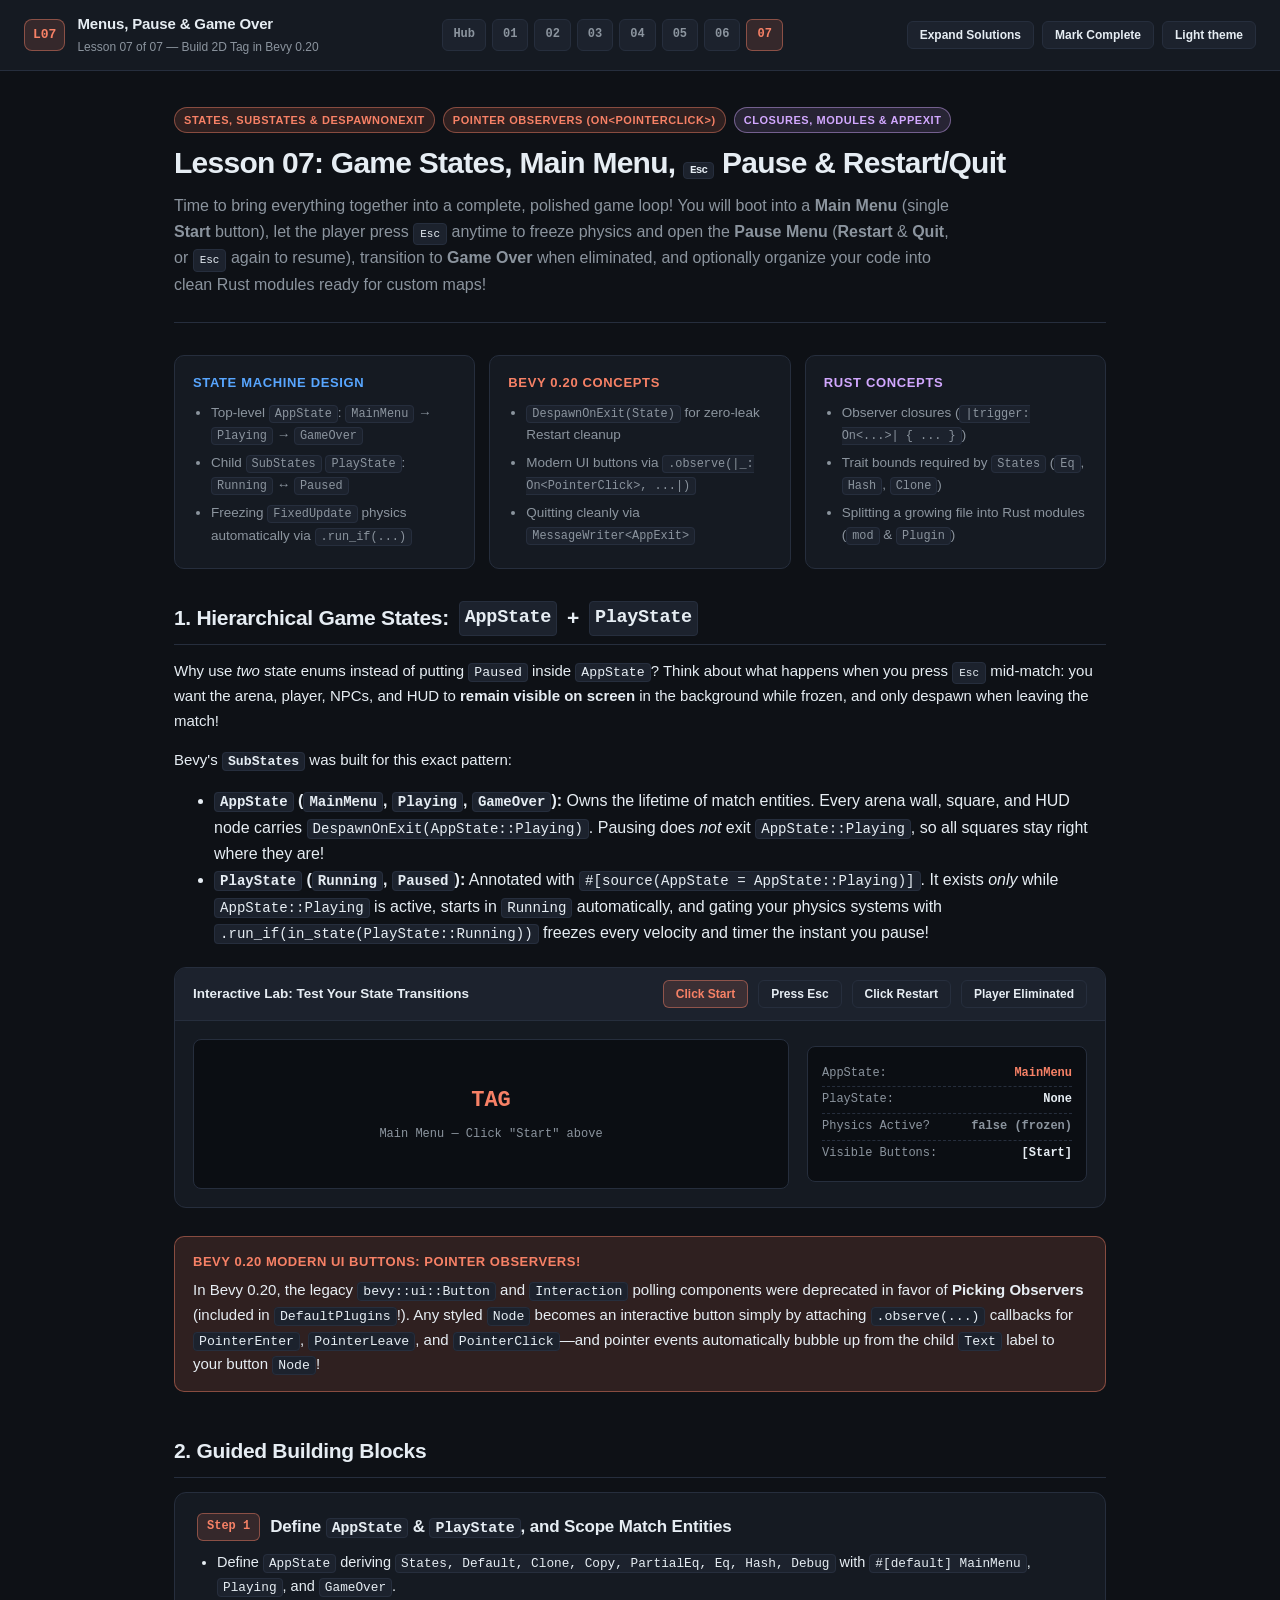
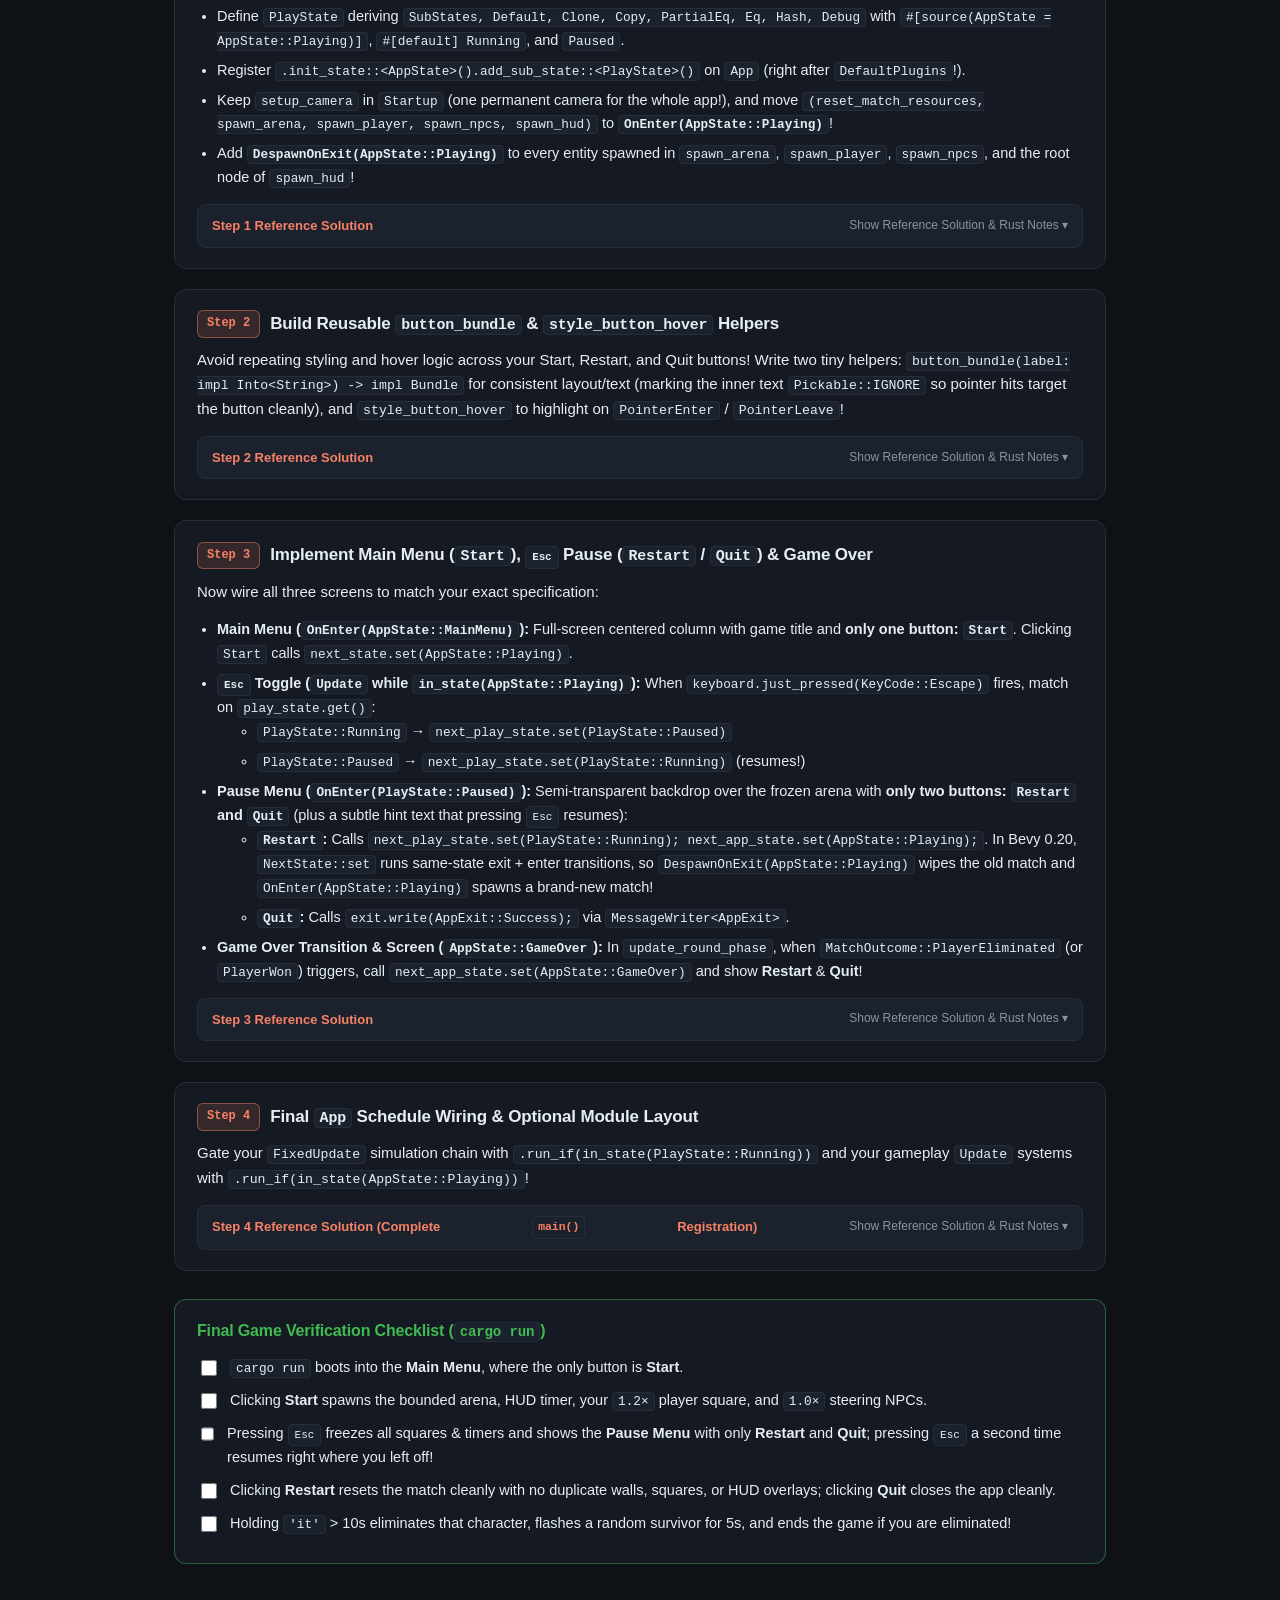
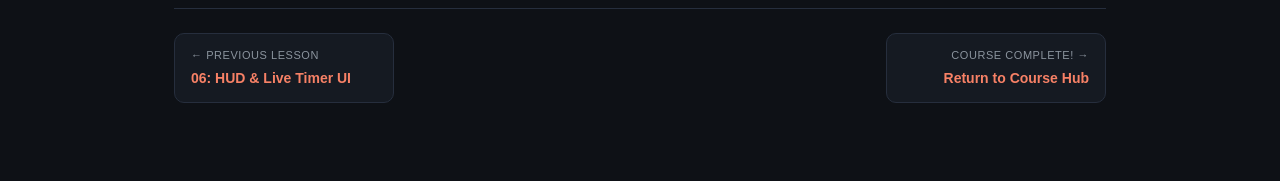
<file: docs/lessons/07-menus-pause-and-game-over.html>
<!DOCTYPE html>
<html lang="en">
<head>
  <meta charset="UTF-8" />
  <meta name="viewport" content="width=device-width, initial-scale=1.0" />
  <title>Lesson 07: Game States, Main Menu, Esc Pause &amp; Restart/Quit — Tag in Bevy 0.20</title>
  <link rel="stylesheet" href="styles.css" />
  <script src="lesson.js" defer></script>
</head>
<body data-lesson-id="07">
  <header class="topbar">
    <a class="brand" href="index.html">
      <span class="brand-badge">L07</span>
      <div class="brand-text">
        <h1>Menus, Pause &amp; Game Over</h1>
        <p>Lesson 07 of 07 — Build 2D Tag in Bevy 0.20</p>
      </div>
    </a>
    <nav class="nav-pills" aria-label="Lessons">
      <a class="nav-pill" href="index.html">Hub</a>
      <a class="nav-pill" data-lesson-pill="01" href="01-arena-and-camera.html">01</a>
      <a class="nav-pill" data-lesson-pill="02" href="02-player-movement-and-timestep.html">02</a>
      <a class="nav-pill" data-lesson-pill="03" href="03-npcs-and-2d-collisions.html">03</a>
      <a class="nav-pill" data-lesson-pill="04" href="04-tag-mechanics.html">04</a>
      <a class="nav-pill" data-lesson-pill="05" href="05-elimination-and-flashing.html">05</a>
      <a class="nav-pill" data-lesson-pill="06" href="06-hud-and-timer-ui.html">06</a>
      <a class="nav-pill active" data-lesson-pill="07" href="07-menus-pause-and-game-over.html">07</a>
    </nav>
    <div class="topbar-actions">
      <button class="btn" id="toggleSolutionsBtn" type="button">Expand Solutions</button>
      <button class="btn btn-done" id="markDoneBtn" type="button">Mark Complete</button>
      <button class="btn" id="themeToggle" type="button">Light theme</button>
    </div>
  </header>

  <main class="container">
    <div class="lesson-hero">
      <div class="lesson-eyebrow">
        <span class="pill pill-bevy">States, SubStates &amp; DespawnOnExit</span>
        <span class="pill pill-bevy">Pointer Observers (On&lt;PointerClick&gt;)</span>
        <span class="pill pill-rust">Closures, Modules &amp; AppExit</span>
      </div>
      <h2>Lesson 07: Game States, Main Menu, <kbd>Esc</kbd> Pause &amp; Restart/Quit</h2>
      <p class="lesson-lead">
        Time to bring everything together into a complete, polished game loop!
        You will boot into a <strong>Main Menu</strong> (single <strong>Start</strong> button), let the player press <kbd>Esc</kbd> anytime to freeze physics and open the <strong>Pause Menu</strong> (<strong>Restart</strong> &amp; <strong>Quit</strong>, or <kbd>Esc</kbd> again to resume), transition to <strong>Game Over</strong> when eliminated, and optionally organize your code into clean Rust modules ready for custom maps!
      </p>
    </div>

    <div class="objectives-grid">
      <div class="obj-card">
        <h3 style="color: var(--blue);">State Machine Design</h3>
        <ul>
          <li>Top-level <code>AppState</code>: <code>MainMenu</code> → <code>Playing</code> → <code>GameOver</code></li>
          <li>Child <code>SubStates</code> <code>PlayState</code>: <code>Running</code> ↔ <code>Paused</code></li>
          <li>Freezing <code>FixedUpdate</code> physics automatically via <code>.run_if(...)</code></li>
        </ul>
      </div>
      <div class="obj-card">
        <h3 style="color: var(--accent);">Bevy 0.20 Concepts</h3>
        <ul>
          <li><code>DespawnOnExit(State)</code> for zero-leak Restart cleanup</li>
          <li>Modern UI buttons via <code>.observe(|_: On&lt;PointerClick&gt;, ...|)</code></li>
          <li>Quitting cleanly via <code>MessageWriter&lt;AppExit&gt;</code></li>
        </ul>
      </div>
      <div class="obj-card">
        <h3 style="color: var(--purple);">Rust Concepts</h3>
        <ul>
          <li>Observer closures (<code>|trigger: On&lt;...&gt;| { ... }</code>)</li>
          <li>Trait bounds required by <code>States</code> (<code>Eq</code>, <code>Hash</code>, <code>Clone</code>)</li>
          <li>Splitting a growing file into Rust modules (<code>mod</code> &amp; <code>Plugin</code>)</li>
        </ul>
      </div>
    </div>

    <section>
      <h2>1. Hierarchical Game States: <code>AppState</code> + <code>PlayState</code></h2>
      <p>
        Why use <em>two</em> state enums instead of putting <code>Paused</code> inside <code>AppState</code>?
        Think about what happens when you press <kbd>Esc</kbd> mid-match: you want the arena, player, NPCs, and HUD to <strong>remain visible on screen</strong> in the background while frozen, and only despawn when leaving the match!
      </p>
      <p>
        Bevy's <strong><code>SubStates</code></strong> was built for this exact pattern:
      </p>
      <ul>
        <li><strong><code>AppState</code> (<code>MainMenu</code>, <code>Playing</code>, <code>GameOver</code>):</strong> Owns the lifetime of match entities. Every arena wall, square, and HUD node carries <code>DespawnOnExit(AppState::Playing)</code>. Pausing does <em>not</em> exit <code>AppState::Playing</code>, so all squares stay right where they are!</li>
        <li><strong><code>PlayState</code> (<code>Running</code>, <code>Paused</code>):</strong> Annotated with <code>#[source(AppState = AppState::Playing)]</code>. It exists <em>only</em> while <code>AppState::Playing</code> is active, starts in <code>Running</code> automatically, and gating your physics systems with <code>.run_if(in_state(PlayState::Running))</code> freezes every velocity and timer the instant you pause!</li>
      </ul>

      <!-- Interactive State Machine Simulator -->
      <div class="lab-card">
        <div class="lab-header">
          <div class="lab-title">Interactive Lab: Test Your State Transitions</div>
          <div class="lab-controls">
            <button class="btn btn-primary" id="simStart" type="button">Click Start</button>
            <button class="btn" id="simEsc" type="button">Press Esc</button>
            <button class="btn" id="simRestart" type="button">Click Restart</button>
            <button class="btn" id="simElim" type="button">Player Eliminated</button>
          </div>
        </div>
        <div class="lab-body">
          <div class="lab-canvas-wrap" style="padding: 22px; flex-direction: column; gap: 10px; min-height: 150px;">
            <div id="simScreen" style="font-family: ui-monospace, SFMono-Regular, Menlo, monospace; font-size: 14px; text-align: center;"></div>
          </div>
          <div class="lab-readout">
            <div class="readout-row">
              <span class="readout-key">AppState:</span>
              <span class="readout-val" id="roAppState" style="color: var(--accent);">MainMenu</span>
            </div>
            <div class="readout-row">
              <span class="readout-key">PlayState:</span>
              <span class="readout-val" id="roPlayState">None</span>
            </div>
            <div class="readout-row">
              <span class="readout-key">Physics Active?</span>
              <span class="readout-val" id="roPhys">false</span>
            </div>
            <div class="readout-row">
              <span class="readout-key">Visible Buttons:</span>
              <span class="readout-val" id="roBtns">[Start]</span>
            </div>
          </div>
        </div>
      </div>

      <div class="callout callout-bevy">
        <div class="callout-title">Bevy 0.20 Modern UI Buttons: Pointer Observers!</div>
        <p>
          In Bevy 0.20, the legacy <code>bevy::ui::Button</code> and <code>Interaction</code> polling components were deprecated in favor of <strong>Picking Observers</strong> (included in <code>DefaultPlugins</code>!).
          Any styled <code>Node</code> becomes an interactive button simply by attaching <code>.observe(...)</code> callbacks for <code>PointerEnter</code>, <code>PointerLeave</code>, and <code>PointerClick</code>—and pointer events automatically bubble up from the child <code>Text</code> label to your button <code>Node</code>!
        </p>
      </div>
    </section>

    <section>
      <h2>2. Guided Building Blocks</h2>

      <!-- Step 1 -->
      <div class="step-card">
        <div class="step-header">
          <span class="step-num">Step 1</span>
          <h3>Define <code>AppState</code> &amp; <code>PlayState</code>, and Scope Match Entities</h3>
        </div>
        <ul class="api-list">
          <li>Define <code>AppState</code> deriving <code>States, Default, Clone, Copy, PartialEq, Eq, Hash, Debug</code> with <code>#[default] MainMenu</code>, <code>Playing</code>, and <code>GameOver</code>.</li>
          <li>Define <code>PlayState</code> deriving <code>SubStates, Default, Clone, Copy, PartialEq, Eq, Hash, Debug</code> with <code>#[source(AppState = AppState::Playing)]</code>, <code>#[default] Running</code>, and <code>Paused</code>.</li>
          <li>Register <code>.init_state::&lt;AppState&gt;().add_sub_state::&lt;PlayState&gt;()</code> on <code>App</code> (right after <code>DefaultPlugins</code>!).</li>
          <li>Keep <code>setup_camera</code> in <code>Startup</code> (one permanent camera for the whole app!), and move <code>(reset_match_resources, spawn_arena, spawn_player, spawn_npcs, spawn_hud)</code> to <strong><code>OnEnter(AppState::Playing)</code></strong>!</li>
          <li>Add <strong><code>DespawnOnExit(AppState::Playing)</code></strong> to every entity spawned in <code>spawn_arena</code>, <code>spawn_player</code>, <code>spawn_npcs</code>, and the root node of <code>spawn_hud</code>!</li>
        </ul>

        <details class="solution">
          <summary>Step 1 Reference Solution</summary>
          <div class="solution-body">
<pre><code class="language-rust">#[derive(States, Default, Clone, Copy, PartialEq, Eq, Hash, Debug)]
pub enum AppState {
    #[default]
    MainMenu,
    Playing,
    GameOver,
}

#[derive(SubStates, Default, Clone, Copy, PartialEq, Eq, Hash, Debug)]
#[source(AppState = AppState::Playing)]
pub enum PlayState {
    #[default]
    Running,
    Paused,
}

fn reset_match_resources(mut commands: Commands) {
    commands.insert_resource(RoundPhase::new_active());
    commands.insert_resource(MatchOutcome::Ongoing);
}</code></pre>
            <p style="margin-top: 10px;">Remember to attach <code>DespawnOnExit(AppState::Playing)</code> to your match entities (floor, walls, player, NPCs, and root HUD node), e.g.:</p>
<pre><code class="language-rust">// Example on spawn_player (do the same on floor, walls, NPCs, and root HUD Node!):
commands.spawn((
    DespawnOnExit(AppState::Playing),
    Character,
    Player,
    // ... rest of components ...
));</code></pre>
            <div class="rust-notes">
              <strong>Rust Concept: Why Does <code>#[derive(States)]</code> Require <code>Eq + Hash + Clone</code>?</strong>
              <ul>
                <li>Internally, Bevy stores transition schedules like <code>OnEnter(AppState::Playing)</code> in a <code>HashMap</code> keyed by state value! In Rust, a <code>HashMap</code> key must implement <code>Hash</code> and <code>Eq</code> (reflexive equality), and Bevy clones the tiny enum variant during transition events.</li>
              </ul>
            </div>
          </div>
        </details>
      </div>

      <!-- Step 2 -->
      <div class="step-card">
        <div class="step-header">
          <span class="step-num">Step 2</span>
          <h3>Build Reusable <code>button_bundle</code> &amp; <code>style_button_hover</code> Helpers</h3>
        </div>
        <p>
          Avoid repeating styling and hover logic across your Start, Restart, and Quit buttons! Write two tiny helpers: <code>button_bundle(label: impl Into&lt;String&gt;) -&gt; impl Bundle</code> for consistent layout/text (marking the inner text <code>Pickable::IGNORE</code> so pointer hits target the button cleanly), and <code>style_button_hover</code> to highlight on <code>PointerEnter</code> / <code>PointerLeave</code>!
        </p>

        <details class="solution">
          <summary>Step 2 Reference Solution</summary>
          <div class="solution-body">
<pre><code class="language-rust">const BTN_BG: Color = Color::srgb(0.14, 0.18, 0.25);
const BTN_HOVER_BG: Color = Color::srgb(0.24, 0.30, 0.42);
const BTN_BORDER: Color = Color::srgb(0.35, 0.43, 0.56);

fn style_button_hover(entity_cmds: &amp;mut EntityCommands) {
    entity_cmds
        .observe(|enter: On&lt;PointerEnter&gt;, mut bgs: Query&lt;&amp;mut BackgroundColor&gt;| {
            if let Ok(mut bg) = bgs.get_mut(enter.entity) {
                bg.0 = BTN_HOVER_BG;
            }
        })
        .observe(|leave: On&lt;PointerLeave&gt;, mut bgs: Query&lt;&amp;mut BackgroundColor&gt;| {
            if let Ok(mut bg) = bgs.get_mut(leave.entity) {
                bg.0 = BTN_BG;
            }
        });
}

fn button_bundle(label: impl Into&lt;String&gt;) -> impl Bundle {
    (
        Node {
            width: Val::Px(220.0),
            height: Val::Px(48.0),
            justify_content: JustifyContent::Center,
            align_items: AlignItems::Center,
            border: UiRect::all(Val::Px(1.5)),
            border_radius: BorderRadius::all(Val::Px(8.0)),
            ..default()
        },
        BackgroundColor(BTN_BG),
        BorderColor::all(BTN_BORDER),
        children![(
            Text::new(label),
            TextFont::from_font_size(18.0),
            TextColor(Color::srgb(0.95, 0.97, 1.0)),
            Pickable::IGNORE,
        )],
    )
}</code></pre>
            <div class="rust-notes">
              <strong>Rust Concepts Inside This Snippet (Edition 2024 Gotcha!):</strong>
              <ul>
                <li><strong>Why <code>label: impl Into&lt;String&gt;</code> instead of <code>label: &amp;str</code>?</strong> In Rust <strong>Edition 2024</strong>, a return type of <code>-&gt; impl Bundle</code> automatically captures any input borrow lifetimes (<code>impl Bundle + use&lt;'_&gt;</code>). If you took <code>label: &amp;str</code>, passing a non-<code>'static</code> local string slice into <code>commands.spawn(button_bundle(&amp;s))</code> would fail because ECS components must be <code>'static</code>! Accepting <code>impl Into&lt;String&gt;</code> owns the label with zero captured lifetimes and accepts both <code>"Start"</code> and <code>String</code>!</li>
                <li><strong>Return-Position <code>impl Bundle</code>:</strong> The tuple returned by <code>button_bundle</code> has a long nested macro type from <code>children![]</code>. Writing <code>-&gt; impl Bundle</code> lets the compiler infer the exact concrete type while promising callers it implements <code>Bundle</code>.</li>
                <li><strong>Observer Closures (<code>|enter: On&lt;PointerEnter&gt;, ...|</code>):</strong> Just like regular Bevy systems, closures passed to <code>.observe(...)</code> can request any ECS parameters (<code>Query</code>, <code>ResMut</code>, <code>MessageWriter</code>)!</li>
              </ul>
            </div>
          </div>
        </details>
      </div>

      <!-- Step 3 -->
      <div class="step-card">
        <div class="step-header">
          <span class="step-num">Step 3</span>
          <h3>Implement Main Menu (<code>Start</code>), <kbd>Esc</kbd> Pause (<code>Restart</code> / <code>Quit</code>) &amp; Game Over</h3>
        </div>
        <p>
          Now wire all three screens to match your exact specification:
        </p>
        <ul class="api-list">
          <li><strong>Main Menu (<code>OnEnter(AppState::MainMenu)</code>):</strong> Full-screen centered column with game title and <strong>only one button: <code>Start</code></strong>. Clicking <code>Start</code> calls <code>next_state.set(AppState::Playing)</code>.</li>
          <li><strong><kbd>Esc</kbd> Toggle (<code>Update</code> while <code>in_state(AppState::Playing)</code>):</strong> When <code>keyboard.just_pressed(KeyCode::Escape)</code> fires, match on <code>play_state.get()</code>:
            <ul>
              <li><code>PlayState::Running</code> → <code>next_play_state.set(PlayState::Paused)</code></li>
              <li><code>PlayState::Paused</code> → <code>next_play_state.set(PlayState::Running)</code> (resumes!)</li>
            </ul>
          </li>
          <li><strong>Pause Menu (<code>OnEnter(PlayState::Paused)</code>):</strong> Semi-transparent backdrop over the frozen arena with <strong>only two buttons: <code>Restart</code> and <code>Quit</code></strong> (plus a subtle hint text that pressing <kbd>Esc</kbd> resumes):
            <ul>
              <li><strong><code>Restart</code>:</strong> Calls <code>next_play_state.set(PlayState::Running); next_app_state.set(AppState::Playing);</code>. In Bevy 0.20, <code>NextState::set</code> runs same-state exit + enter transitions, so <code>DespawnOnExit(AppState::Playing)</code> wipes the old match and <code>OnEnter(AppState::Playing)</code> spawns a brand-new match!</li>
              <li><strong><code>Quit</code>:</strong> Calls <code>exit.write(AppExit::Success);</code> via <code>MessageWriter&lt;AppExit&gt;</code>.</li>
            </ul>
          </li>
          <li><strong>Game Over Transition &amp; Screen (<code>AppState::GameOver</code>):</strong> In <code>update_round_phase</code>, when <code>MatchOutcome::PlayerEliminated</code> (or <code>PlayerWon</code>) triggers, call <code>next_app_state.set(AppState::GameOver)</code> and show <strong>Restart</strong> &amp; <strong>Quit</strong>!</li>
        </ul>

        <details class="solution">
          <summary>Step 3 Reference Solution</summary>
          <div class="solution-body">
<pre><code class="language-rust">fn spawn_main_menu(mut commands: Commands) {
    let root = commands
        .spawn((
            DespawnOnExit(AppState::MainMenu),
            Node {
                width: Val::Percent(100.0),
                height: Val::Percent(100.0),
                flex_direction: FlexDirection::Column,
                justify_content: JustifyContent::Center,
                align_items: AlignItems::Center,
                row_gap: Val::Px(24.0),
                ..default()
            },
            BackgroundColor(Color::srgb(0.05, 0.07, 0.10)),
            children![
                (
                    Text::new("TAG"),
                    TextFont::from_font_size(52.0),
                    TextColor(Color::srgb(0.97, 0.51, 0.40)),
                ),
                (
                    Text::new("WASD / Arrows to move (1.2x speed)  •  Avoid holding IT &gt; 10s"),
                    TextFont::from_font_size(15.0),
                    TextColor(Color::srgb(0.55, 0.60, 0.68)),
                ),
            ],
        ))
        .id();

    let mut start_btn = commands.spawn((ChildOf(root), button_bundle("Start")));
    style_button_hover(&amp;mut start_btn);
    start_btn.observe(|click: On&lt;PointerClick&gt;, mut next_state: ResMut&lt;NextState&lt;AppState&gt;&gt;| {
        if click.button == PointerButton::Primary {
            next_state.set(AppState::Playing);
        }
    });
}

fn toggle_pause_on_escape(
    keyboard: Res&lt;ButtonInput&lt;KeyCode&gt;&gt;,
    play_state: Res&lt;State&lt;PlayState&gt;&gt;,
    mut next_play_state: ResMut&lt;NextState&lt;PlayState&gt;&gt;,
) {
    if keyboard.just_pressed(KeyCode::Escape) {
        match play_state.get() {
            PlayState::Running => next_play_state.set(PlayState::Paused),
            PlayState::Paused => next_play_state.set(PlayState::Running),
        }
    }
}

fn spawn_pause_menu(mut commands: Commands) {
    let root = commands
        .spawn((
            DespawnOnExit(PlayState::Paused),
            GlobalZIndex(10), // Guarantees the pause backdrop renders above the HUD
            Node {
                position_type: PositionType::Absolute,
                width: Val::Percent(100.0),
                height: Val::Percent(100.0),
                flex_direction: FlexDirection::Column,
                justify_content: JustifyContent::Center,
                align_items: AlignItems::Center,
                row_gap: Val::Px(14.0),
                ..default()
            },
            BackgroundColor(Color::srgba(0.03, 0.04, 0.07, 0.78)),
            children![
                (
                    Text::new("PAUSED"),
                    TextFont::from_font_size(38.0),
                    TextColor(Color::srgb(0.95, 0.97, 1.0)),
                ),
                (
                    Text::new("Press Esc to resume"),
                    TextFont::from_font_size(14.0),
                    TextColor(Color::srgb(0.55, 0.62, 0.70)),
                ),
            ],
        ))
        .id();

    let mut restart_btn = commands.spawn((ChildOf(root), button_bundle("Restart")));
    style_button_hover(&amp;mut restart_btn);
    restart_btn.observe(
        |click: On&lt;PointerClick&gt;,
         mut next_play: ResMut&lt;NextState&lt;PlayState&gt;&gt;,
         mut next_app: ResMut&lt;NextState&lt;AppState&gt;&gt;| {
            if click.button == PointerButton::Primary {
                next_play.set(PlayState::Running);
                next_app.set(AppState::Playing);
            }
        },
    );

    let mut quit_btn = commands.spawn((ChildOf(root), button_bundle("Quit")));
    style_button_hover(&amp;mut quit_btn);
    quit_btn.observe(|click: On&lt;PointerClick&gt;, mut exit: MessageWriter&lt;AppExit&gt;| {
        if click.button == PointerButton::Primary {
            exit.write(AppExit::Success);
        }
    });
}

fn spawn_game_over_menu(mut commands: Commands, outcome: Res&lt;MatchOutcome&gt;) {
    let (headline, headline_color) = match *outcome {
        MatchOutcome::PlayerWon => ("VICTORY!", Color::srgb(0.25, 0.86, 0.48)),
        _ => ("GAME OVER — ELIMINATED", Color::srgb(0.97, 0.34, 0.30)),
    };

    let root = commands
        .spawn((
            DespawnOnExit(AppState::GameOver),
            Node {
                width: Val::Percent(100.0),
                height: Val::Percent(100.0),
                flex_direction: FlexDirection::Column,
                justify_content: JustifyContent::Center,
                align_items: AlignItems::Center,
                row_gap: Val::Px(16.0),
                ..default()
            },
            BackgroundColor(Color::srgb(0.05, 0.07, 0.10)),
            children![(
                Text::new(headline),
                TextFont::from_font_size(38.0),
                TextColor(headline_color),
            )],
        ))
        .id();

    let mut restart_btn = commands.spawn((ChildOf(root), button_bundle("Restart")));
    style_button_hover(&amp;mut restart_btn);
    restart_btn.observe(|click: On&lt;PointerClick&gt;, mut next_app: ResMut&lt;NextState&lt;AppState&gt;&gt;| {
        if click.button == PointerButton::Primary {
            next_app.set(AppState::Playing);
        }
    });

    let mut quit_btn = commands.spawn((ChildOf(root), button_bundle("Quit")));
    style_button_hover(&amp;mut quit_btn);
    quit_btn.observe(|click: On&lt;PointerClick&gt;, mut exit: MessageWriter&lt;AppExit&gt;| {
        if click.button == PointerButton::Primary {
            exit.write(AppExit::Success);
        }
    });
}</code></pre>
            <p style="margin-top: 10px;">
              Update <code>update_round_phase</code> to transition to <code>AppState::GameOver</code> whenever the match ends:
            </p>
<pre><code class="language-rust">fn update_round_phase(
    mut commands: Commands,
    time: Res&lt;Time&gt;,
    mut phase: ResMut&lt;RoundPhase&gt;,
    mut outcome: ResMut&lt;MatchOutcome&gt;,
    mut next_app_state: ResMut&lt;NextState&lt;AppState&gt;&gt;,
    characters: Query&lt;(Entity, Option&lt;&amp;Player&gt;, Option&lt;&amp;IsIt&gt;), With&lt;Character&gt;&gt;,
) {
    // ... inside RoundPhase::ActiveTag when timer finishes:
    if was_player.is_some() {
        *outcome = MatchOutcome::PlayerEliminated;
        next_app_state.set(AppState::GameOver);
        return;
    }
    // ... and when survivors.len() &lt;= 1:
    if survivors.len() &lt;= 1 {
        *outcome = MatchOutcome::PlayerWon;
        next_app_state.set(AppState::GameOver);
        return;
    }
}</code></pre>
            <div class="rust-notes">
              <strong>Bevy Relationship Gem: <code>ChildOf(root)</code></strong>
              <ul>
                <li>Look at how clean <code>commands.spawn((ChildOf(root), button_bundle("Start")))</code> is! Capturing <code>let root = commands.spawn(...).id();</code> and attaching <code>ChildOf(root)</code> on child buttons makes them children of <code>root</code>—so when <code>root</code> despawns via <code>DespawnOnExit</code>, all its child buttons and grandchildren text nodes despawn automatically too!</li>
              </ul>
            </div>
          </div>
        </details>
      </div>

      <!-- Step 4 -->
      <div class="step-card">
        <div class="step-header">
          <span class="step-num">Step 4</span>
          <h3>Final <code>App</code> Schedule Wiring &amp; Optional Module Layout</h3>
        </div>
        <p>
          Gate your <code>FixedUpdate</code> simulation chain with <code>.run_if(in_state(PlayState::Running))</code> and your gameplay <code>Update</code> systems with <code>.run_if(in_state(AppState::Playing))</code>!
        </p>

        <details class="solution">
          <summary>Step 4 Reference Solution (Complete <code>main()</code> Registration)</summary>
          <div class="solution-body">
<pre><code class="language-rust">fn main() {
    App::new()
        .add_plugins(DefaultPlugins.set(WindowPlugin {
            primary_window: Some(Window {
                title: "Tag".into(),
                resolution: (1000, 720).into(),
                ..default()
            }),
            ..default()
        }))
        .init_state::&lt;AppState&gt;()
        .add_sub_state::&lt;PlayState&gt;()
        .insert_resource(ClearColor(Color::srgb(0.05, 0.07, 0.10)))
        .insert_resource(ArenaBounds {
            half_size: Vec2::new(ARENA_WIDTH * 0.5, ARENA_HEIGHT * 0.5),
        })
        .init_resource::&lt;MatchOutcome&gt;()
        .add_message::&lt;CollisionMessage&gt;()
        // Permanent 2D camera
        .add_systems(Startup, setup_camera)
        // State entry screens &amp; match setup
        .add_systems(OnEnter(AppState::MainMenu), spawn_main_menu)
        .add_systems(
            OnEnter(AppState::Playing),
            (
                reset_match_resources,
                spawn_arena,
                spawn_player,
                spawn_npcs,
                spawn_hud,
            ),
        )
        .add_systems(OnEnter(PlayState::Paused), spawn_pause_menu)
        .add_systems(OnEnter(AppState::GameOver), spawn_game_over_menu)
        // Physics &amp; round rules — ONLY tick when unpaused in Playing!
        .add_systems(
            FixedUpdate,
            (
                tick_tag_cooldowns,
                player_input,
                npc_steering,
                apply_velocity,
                resolve_character_collisions,
                confine_to_arena,
                handle_tag_transfers,
                update_round_phase,
            )
                .chain()
                .run_if(in_state(PlayState::Running)),
        )
        // Visuals, HUD &amp; Esc toggle while in Playing
        .add_systems(
            Update,
            (toggle_pause_on_escape, sync_character_colors, update_hud)
                .run_if(in_state(AppState::Playing)),
        )
        .run();
}</code></pre>
            <div class="rust-notes">
              <strong>Next Step: Splitting Into Rust Modules Ready for Obstacle Maps!</strong>
              <p style="margin-top: 6px;">
                Once everything works in <code>src/main.rs</code>, Rust makes splitting into files effortless:
              </p>
              <ul>
                <li>Create <code>src/arena.rs</code>, <code>src/physics.rs</code>, <code>src/tag.rs</code>, <code>src/hud.rs</code>, and <code>src/menus.rs</code>.</li>
                <li>Declare <code>mod arena; mod physics; ...</code> at the top of <code>src/main.rs</code>, and wrap each module's systems in its own Bevy <code>Plugin</code>!</li>
                <li><strong>Ready for Obstacle Maps Later:</strong> Because you already gave walls the <code>Wall</code> component in Lesson 01, adding interior obstacles is as simple as attaching <code>Collider { half_size }</code> to interior <code>Wall</code> entities and writing a static-vs-dynamic AABB check pushing <code>100%</code> of the MTV onto the character!</li>
              </ul>
            </div>
          </div>
        </details>
      </div>

      <div class="checklist-card">
        <h3>Final Game Verification Checklist (<code>cargo run</code>)</h3>
        <label class="check-item">
          <input type="checkbox" />
          <span><code>cargo run</code> boots into the <strong>Main Menu</strong>, where the only button is <strong>Start</strong>.</span>
        </label>
        <label class="check-item">
          <input type="checkbox" />
          <span>Clicking <strong>Start</strong> spawns the bounded arena, HUD timer, your <code>1.2×</code> player square, and <code>1.0×</code> steering NPCs.</span>
        </label>
        <label class="check-item">
          <input type="checkbox" />
          <span>Pressing <kbd>Esc</kbd> freezes all squares &amp; timers and shows the <strong>Pause Menu</strong> with only <strong>Restart</strong> and <strong>Quit</strong>; pressing <kbd>Esc</kbd> a second time resumes right where you left off!</span>
        </label>
        <label class="check-item">
          <input type="checkbox" />
          <span>Clicking <strong>Restart</strong> resets the match cleanly with no duplicate walls, squares, or HUD overlays; clicking <strong>Quit</strong> closes the app cleanly.</span>
        </label>
        <label class="check-item">
          <input type="checkbox" />
          <span>Holding <code>'it'</code> &gt; 10s eliminates that character, flashes a random survivor for 5s, and ends the game if you are eliminated!</span>
        </label>
      </div>
    </section>

    <footer class="lesson-footer">
      <a class="footer-nav-link" href="06-hud-and-timer-ui.html">
        <span>← Previous Lesson</span>
        <strong>06: HUD &amp; Live Timer UI</strong>
      </a>
      <a class="footer-nav-link" href="index.html" style="text-align: right;">
        <span>Course Complete! →</span>
        <strong>Return to Course Hub</strong>
      </a>
    </footer>
  </main>

  <script>
    (function () {
      const screen = document.getElementById("simScreen");
      if (!screen) return;

      let appState = "MainMenu";
      let playState = null;

      function render() {
        const phys = appState === "Playing" && playState === "Running";
        let btns = "—";
        if (appState === "MainMenu") {
          btns = "[Start]";
          screen.innerHTML = `<div style="color:#f78166;font-size:22px;font-weight:800;margin-bottom:6px;">TAG</div><div style="color:#8b949e;font-size:12px;">Main Menu — Click "Start" above</div>`;
        } else if (appState === "Playing" && playState === "Running") {
          btns = "(In-Game HUD)";
          screen.innerHTML = `<div style="color:#3fb950;font-weight:700;margin-bottom:6px;">PLAYING (Running)</div><div style="color:#8b949e;font-size:12px;">64Hz FixedUpdate Physics Active • Press Esc to Pause</div>`;
        } else if (appState === "Playing" && playState === "Paused") {
          btns = "[Restart, Quit]";
          screen.innerHTML = `<div style="color:#f2cc60;font-weight:700;margin-bottom:6px;">PAUSED OVERLAY</div><div style="color:#8b949e;font-size:12px;">Physics Frozen • Press Esc to Resume, or Restart / Quit</div>`;
        } else {
          btns = "[Restart, Quit]";
          screen.innerHTML = `<div style="color:#f7554a;font-weight:700;margin-bottom:6px;">GAME OVER — ELIMINATED</div><div style="color:#8b949e;font-size:12px;">Arena Despawned • Click Restart for a Fresh Match</div>`;
        }

        document.getElementById("roAppState").textContent = appState;
        document.getElementById("roPlayState").textContent = playState || "None";
        const phEl = document.getElementById("roPhys");
        phEl.textContent = phys ? "true (64 Hz)" : "false (frozen)";
        phEl.style.color = phys ? "var(--green)" : "var(--text-muted)";
        document.getElementById("roBtns").textContent = btns;
      }

      document.getElementById("simStart").addEventListener("click", () => {
        if (appState === "MainMenu") {
          appState = "Playing";
          playState = "Running";
          render();
        }
      });

      document.getElementById("simEsc").addEventListener("click", () => {
        if (appState === "Playing") {
          playState = playState === "Running" ? "Paused" : "Running";
          render();
        }
      });

      document.getElementById("simRestart").addEventListener("click", () => {
        if ((appState === "Playing" && playState === "Paused") || appState === "GameOver") {
          appState = "Playing";
          playState = "Running";
          render();
        }
      });

      document.getElementById("simElim").addEventListener("click", () => {
        if (appState === "Playing" && playState === "Running") {
          appState = "GameOver";
          playState = null;
          render();
        }
      });

      render();
    })();
  </script>
</body>
</html>
</file>
<file: docs/lessons/styles.css>
:root {
  --bg: #0e1116;
  --surface: #151a22;
  --surface-2: #1c222d;
  --surface-3: #232b38;
  --border: #262e3d;
  --text: #e6edf3;
  --text-muted: #8b949e;
  --accent: #f78166;
  --accent-soft: rgba(247, 129, 102, 0.14);
  --accent-border: rgba(247, 129, 102, 0.45);
  --blue: #58a6ff;
  --blue-soft: rgba(88, 166, 255, 0.12);
  --blue-border: rgba(88, 166, 255, 0.45);
  --green: #3fb950;
  --green-soft: rgba(63, 185, 80, 0.13);
  --green-border: rgba(63, 185, 80, 0.45);
  --purple: #d2a8ff;
  --purple-soft: rgba(210, 168, 255, 0.13);
  --purple-border: rgba(210, 168, 255, 0.45);
  --amber: #f2cc60;
  --amber-soft: rgba(242, 204, 96, 0.13);
  --amber-border: rgba(242, 204, 96, 0.45);
  --cyan: #56d4dd;
  --code-bg: #0b0e13;

  /* Syntax colors (dark) */
  --syn-kw: #ff7b72;
  --syn-type: #ffa657;
  --syn-fn: #d2a8ff;
  --syn-str: #a5d6ff;
  --syn-num: #79c0ff;
  --syn-macro: #7ee787;
  --syn-attr: #8b949e;
  --syn-comment: #6e7681;
}

[data-theme="light"] {
  --bg: #f6f8fa;
  --surface: #ffffff;
  --surface-2: #f0f3f7;
  --surface-3: #e5eaf0;
  --border: #d8dee4;
  --text: #1f2328;
  --text-muted: #59636e;
  --accent: #cf4b27;
  --accent-soft: rgba(207, 75, 39, 0.1);
  --accent-border: rgba(207, 75, 39, 0.4);
  --blue: #0969da;
  --blue-soft: rgba(9, 105, 218, 0.08);
  --blue-border: rgba(9, 105, 218, 0.35);
  --green: #1a7f37;
  --green-soft: rgba(26, 127, 55, 0.1);
  --green-border: rgba(26, 127, 55, 0.35);
  --purple: #8250df;
  --purple-soft: rgba(130, 80, 223, 0.1);
  --purple-border: rgba(130, 80, 223, 0.35);
  --amber: #9a6700;
  --amber-soft: rgba(154, 103, 0, 0.1);
  --amber-border: rgba(154, 103, 0, 0.35);
  --cyan: #0550ae;
  --code-bg: #f8fafc;

  --syn-kw: #cf222e;
  --syn-type: #953800;
  --syn-fn: #8250df;
  --syn-str: #0a3069;
  --syn-num: #0550ae;
  --syn-macro: #116329;
  --syn-attr: #6e7781;
  --syn-comment: #6e7781;
}

* {
  box-sizing: border-box;
}

html, body {
  margin: 0;
  padding: 0;
  background: var(--bg);
  color: var(--text);
  font-family: -apple-system, BlinkMacSystemFont, "Segoe UI", Roboto, Inter, Helvetica, Arial, sans-serif;
  line-height: 1.65;
  -webkit-font-smoothing: antialiased;
}

a {
  color: var(--blue);
  text-decoration: none;
}

a:hover {
  text-decoration: underline;
}

/* Topbar */
.topbar {
  position: sticky;
  top: 0;
  z-index: 50;
  display: flex;
  align-items: center;
  justify-content: space-between;
  gap: 16px;
  padding: 12px 24px;
  background: var(--surface);
  border-bottom: 1px solid var(--border);
  flex-wrap: wrap;
}

.brand {
  display: flex;
  align-items: center;
  gap: 12px;
  text-decoration: none;
  color: var(--text);
}

.brand:hover {
  text-decoration: none;
}

.brand-badge {
  display: inline-flex;
  align-items: center;
  justify-content: center;
  min-width: 32px;
  height: 32px;
  padding: 0 8px;
  border-radius: 8px;
  background: var(--accent-soft);
  border: 1px solid var(--accent-border);
  color: var(--accent);
  font-weight: 700;
  font-size: 13px;
  font-family: ui-monospace, SFMono-Regular, Menlo, Monaco, Consolas, monospace;
}

.brand-text h1 {
  margin: 0;
  font-size: 15px;
  font-weight: 650;
  letter-spacing: -0.01em;
}

.brand-text p {
  margin: 1px 0 0;
  font-size: 12px;
  color: var(--text-muted);
}

.nav-pills {
  display: flex;
  align-items: center;
  gap: 6px;
  flex-wrap: wrap;
}

.nav-pill {
  display: inline-flex;
  align-items: center;
  gap: 5px;
  padding: 5px 10px;
  border-radius: 6px;
  font-size: 12px;
  font-weight: 600;
  font-family: ui-monospace, SFMono-Regular, Menlo, monospace;
  color: var(--text-muted);
  background: var(--surface-2);
  border: 1px solid var(--border);
  text-decoration: none;
  transition: all 0.15s ease;
}

.nav-pill:hover {
  color: var(--text);
  border-color: var(--accent-border);
  text-decoration: none;
}

.nav-pill.active {
  color: var(--accent);
  background: var(--accent-soft);
  border-color: var(--accent-border);
}

.nav-pill.done::after {
  content: "✓";
  color: var(--green);
  font-weight: 800;
}

.topbar-actions {
  display: flex;
  align-items: center;
  gap: 8px;
}

.btn {
  display: inline-flex;
  align-items: center;
  gap: 6px;
  background: var(--surface-2);
  color: var(--text);
  border: 1px solid var(--border);
  border-radius: 6px;
  padding: 6px 12px;
  font-size: 12px;
  font-weight: 600;
  cursor: pointer;
  text-decoration: none;
  transition: background 0.15s, border-color 0.15s;
}

.btn:hover {
  border-color: var(--accent-border);
  background: var(--accent-soft);
  text-decoration: none;
}

.btn-primary {
  background: var(--accent-soft);
  border-color: var(--accent-border);
  color: var(--accent);
}

.btn-done.completed {
  background: var(--green-soft);
  border-color: var(--green-border);
  color: var(--green);
}

/* Main container */
.container {
  max-width: 980px;
  margin: 0 auto;
  padding: 36px 24px 80px;
}

/* Hero */
.lesson-hero {
  margin-bottom: 32px;
  padding-bottom: 24px;
  border-bottom: 1px solid var(--border);
}

.lesson-eyebrow {
  display: flex;
  align-items: center;
  gap: 8px;
  flex-wrap: wrap;
  margin-bottom: 12px;
}

.pill {
  display: inline-flex;
  align-items: center;
  gap: 5px;
  font-size: 11px;
  font-weight: 650;
  text-transform: uppercase;
  letter-spacing: 0.05em;
  padding: 3px 9px;
  border-radius: 999px;
  border: 1px solid var(--border);
  background: var(--surface);
  color: var(--text-muted);
}

.pill-physics { color: var(--blue); border-color: var(--blue-border); background: var(--blue-soft); }
.pill-bevy { color: var(--accent); border-color: var(--accent-border); background: var(--accent-soft); }
.pill-rust { color: var(--purple); border-color: var(--purple-border); background: var(--purple-soft); }
.pill-milestone { color: var(--green); border-color: var(--green-border); background: var(--green-soft); }

.lesson-hero h2 {
  font-size: 30px;
  line-height: 1.2;
  letter-spacing: -0.025em;
  margin: 0 0 12px;
}

.lesson-lead {
  font-size: 16px;
  color: var(--text-muted);
  margin: 0;
  max-width: 780px;
}

/* Objectives grid */
.objectives-grid {
  display: grid;
  grid-template-columns: repeat(auto-fit, minmax(260px, 1fr));
  gap: 14px;
  margin: 24px 0 32px;
}

.obj-card {
  background: var(--surface);
  border: 1px solid var(--border);
  border-radius: 10px;
  padding: 16px 18px;
}

.obj-card h3 {
  margin: 0 0 8px;
  font-size: 13px;
  text-transform: uppercase;
  letter-spacing: 0.05em;
  display: flex;
  align-items: center;
  gap: 6px;
}

.obj-card ul {
  margin: 0;
  padding-left: 18px;
  font-size: 13.5px;
  color: var(--text-muted);
}

.obj-card li {
  margin-bottom: 5px;
}

/* Typography & Sections */
section {
  margin-bottom: 42px;
}

section > h2 {
  font-size: 21px;
  letter-spacing: -0.015em;
  margin: 0 0 14px;
  padding-bottom: 8px;
  border-bottom: 1px solid var(--border);
  display: flex;
  align-items: center;
  gap: 10px;
}

h3 {
  font-size: 16.5px;
  margin: 20px 0 8px;
  letter-spacing: -0.01em;
}

p {
  margin: 0 0 14px;
  font-size: 15px;
}

code {
  font-family: ui-monospace, SFMono-Regular, Menlo, Monaco, Consolas, monospace;
  font-size: 0.88em;
  background: var(--surface-2);
  border: 1px solid var(--border);
  padding: 1px 5px;
  border-radius: 4px;
}

pre code {
  background: none;
  border: none;
  padding: 0;
  font-size: 13px;
}

/* Code blocks */
.code-wrapper {
  position: relative;
  margin: 12px 0 16px;
}

pre {
  margin: 0;
  background: var(--code-bg);
  border: 1px solid var(--border);
  border-radius: 8px;
  padding: 14px 68px 14px 16px;
  overflow-x: auto;
  line-height: 1.55;
  font-family: ui-monospace, SFMono-Regular, Menlo, Monaco, Consolas, monospace;
  font-size: 13px;
}

.copy-btn {
  position: absolute;
  top: 8px;
  right: 8px;
  padding: 4px 8px;
  font-size: 11px;
  font-family: inherit;
  background: var(--surface-2);
  color: var(--text-muted);
  border: 1px solid var(--border);
  border-radius: 5px;
  cursor: pointer;
  opacity: 0.8;
}

.copy-btn:hover {
  opacity: 1;
  color: var(--text);
  border-color: var(--accent-border);
}

/* Syntax classes */
.kw { color: var(--syn-kw); font-weight: 500; }
.ty { color: var(--syn-type); }
.fn { color: var(--syn-fn); }
.str { color: var(--syn-str); }
.num { color: var(--syn-num); }
.mac { color: var(--syn-macro); }
.attr { color: var(--syn-attr); }
.cmt { color: var(--syn-comment); font-style: italic; }

/* Callout boxes */
.callout {
  border-radius: 10px;
  padding: 14px 18px;
  margin: 16px 0;
  border: 1px solid var(--border);
  background: var(--surface);
  font-size: 14.5px;
}

.callout-title {
  font-weight: 700;
  font-size: 13px;
  text-transform: uppercase;
  letter-spacing: 0.04em;
  margin-bottom: 6px;
  display: flex;
  align-items: center;
  gap: 6px;
}

.callout-rust {
  border-color: var(--purple-border);
  background: var(--purple-soft);
}
.callout-rust .callout-title { color: var(--purple); }

.callout-physics {
  border-color: var(--blue-border);
  background: var(--blue-soft);
}
.callout-physics .callout-title { color: var(--blue); }

.callout-bevy {
  border-color: var(--accent-border);
  background: var(--accent-soft);
}
.callout-bevy .callout-title { color: var(--accent); }

.callout-tip {
  border-color: var(--amber-border);
  background: var(--amber-soft);
}
.callout-tip .callout-title { color: var(--amber); }

.callout p:last-child, .callout ul:last-child {
  margin-bottom: 0;
}

/* Interactive Lab / Canvas Card */
.lab-card {
  background: var(--surface);
  border: 1px solid var(--border);
  border-radius: 12px;
  overflow: hidden;
  margin: 20px 0 28px;
}

.lab-header {
  display: flex;
  align-items: center;
  justify-content: space-between;
  gap: 12px;
  padding: 12px 18px;
  background: var(--surface-2);
  border-bottom: 1px solid var(--border);
  flex-wrap: wrap;
}

.lab-title {
  font-size: 13.5px;
  font-weight: 650;
  display: flex;
  align-items: center;
  gap: 8px;
}

.lab-controls {
  display: flex;
  align-items: center;
  gap: 10px;
  flex-wrap: wrap;
  font-size: 12.5px;
  color: var(--text-muted);
}

.lab-controls label {
  display: inline-flex;
  align-items: center;
  gap: 6px;
  cursor: pointer;
}

.lab-body {
  padding: 18px;
  display: grid;
  grid-template-columns: 1fr 280px;
  gap: 18px;
  align-items: center;
}

@media (max-width: 780px) {
  .lab-body {
    grid-template-columns: 1fr;
  }
}

.lab-canvas-wrap {
  background: var(--code-bg);
  border: 1px solid var(--border);
  border-radius: 8px;
  display: flex;
  justify-content: center;
  align-items: center;
  overflow: hidden;
}

.lab-canvas-wrap canvas {
  display: block;
  max-width: 100%;
  height: auto;
}

.lab-readout {
  background: var(--code-bg);
  border: 1px solid var(--border);
  border-radius: 8px;
  padding: 14px;
  font-family: ui-monospace, SFMono-Regular, Menlo, monospace;
  font-size: 12px;
  line-height: 1.65;
}

.readout-row {
  display: flex;
  justify-content: space-between;
  gap: 8px;
  padding: 3px 0;
  border-bottom: 1px dashed var(--border);
}

.readout-row:last-child {
  border-bottom: none;
}

.readout-key { color: var(--text-muted); }
.readout-val { font-weight: 600; color: var(--text); }

/* Guided Building Block Cards */
.step-card {
  background: var(--surface);
  border: 1px solid var(--border);
  border-radius: 12px;
  padding: 20px 22px;
  margin-bottom: 20px;
}

.step-header {
  display: flex;
  align-items: center;
  gap: 10px;
  margin-bottom: 10px;
  flex-wrap: wrap;
}

.step-num {
  display: inline-flex;
  align-items: center;
  justify-content: center;
  padding: 3px 9px;
  border-radius: 6px;
  font-family: ui-monospace, SFMono-Regular, Menlo, monospace;
  font-size: 12px;
  font-weight: 700;
  background: var(--accent-soft);
  border: 1px solid var(--accent-border);
  color: var(--accent);
}

.step-header h3 {
  margin: 0;
  font-size: 17px;
}

.api-list {
  margin: 10px 0 14px;
  padding-left: 20px;
  font-size: 14.5px;
}

.api-list li {
  margin-bottom: 6px;
}

/* Collapsible Solutions */
details.solution {
  margin-top: 14px;
  border: 1px solid var(--border);
  border-radius: 8px;
  background: var(--surface-2);
  overflow: hidden;
}

details.solution > summary {
  padding: 10px 14px;
  font-size: 13px;
  font-weight: 650;
  cursor: pointer;
  user-select: none;
  color: var(--accent);
  display: flex;
  align-items: center;
  justify-content: space-between;
  list-style: none;
}

details.solution > summary::-webkit-details-marker {
  display: none;
}

details.solution > summary::after {
  content: "Show Reference Solution & Rust Notes ▾";
  font-size: 12px;
  color: var(--text-muted);
  font-weight: 500;
}

details.solution[open] > summary {
  border-bottom: 1px solid var(--border);
}

details.solution[open] > summary::after {
  content: "Hide Solution ▴";
}

.solution-body {
  padding: 14px 16px;
  background: var(--surface);
  font-size: 14px;
}

.rust-notes {
  margin-top: 12px;
  padding: 12px 14px;
  border-radius: 8px;
  background: var(--purple-soft);
  border: 1px solid var(--purple-border);
  font-size: 13.5px;
}

.rust-notes strong {
  color: var(--purple);
}

.rust-notes ul {
  margin: 6px 0 0;
  padding-left: 18px;
}

.rust-notes li {
  margin-bottom: 5px;
}

/* Verification Checklist */
.checklist-card {
  background: var(--surface);
  border: 1px solid var(--green-border);
  border-radius: 12px;
  padding: 18px 22px;
  margin-top: 28px;
}

.checklist-card h3 {
  margin: 0 0 12px;
  color: var(--green);
  font-size: 16px;
}

.check-item {
  display: flex;
  align-items: flex-start;
  gap: 10px;
  margin-bottom: 9px;
  font-size: 14.5px;
  cursor: pointer;
}

.check-item input[type="checkbox"] {
  margin-top: 4px;
  accent-color: var(--green);
  width: 16px;
  height: 16px;
  cursor: pointer;
}

/* Lesson Footer Nav */
.lesson-footer {
  margin-top: 44px;
  padding-top: 24px;
  border-top: 1px solid var(--border);
  display: flex;
  align-items: center;
  justify-content: space-between;
  gap: 16px;
  flex-wrap: wrap;
}

.footer-nav-link {
  display: flex;
  flex-direction: column;
  gap: 3px;
  padding: 12px 16px;
  border-radius: 10px;
  background: var(--surface);
  border: 1px solid var(--border);
  text-decoration: none;
  color: var(--text);
  min-width: 220px;
  transition: border-color 0.15s, background 0.15s;
}

.footer-nav-link:hover {
  border-color: var(--accent-border);
  background: var(--accent-soft);
  text-decoration: none;
}

.footer-nav-link span {
  font-size: 11px;
  text-transform: uppercase;
  letter-spacing: 0.05em;
  color: var(--text-muted);
}

.footer-nav-link strong {
  font-size: 14px;
  color: var(--accent);
}

/* Index Lesson Cards Grid */
.curriculum-grid {
  display: flex;
  flex-direction: column;
  gap: 14px;
}

.lesson-row-card {
  display: grid;
  grid-template-columns: 56px 1fr auto;
  gap: 16px;
  align-items: center;
  padding: 18px 20px;
  background: var(--surface);
  border: 1px solid var(--border);
  border-radius: 12px;
  text-decoration: none;
  color: var(--text);
  transition: border-color 0.15s, transform 0.12s;
}

.lesson-row-card:hover {
  border-color: var(--accent-border);
  transform: translateY(-1px);
  text-decoration: none;
}

.lesson-row-num {
  width: 48px;
  height: 48px;
  border-radius: 10px;
  display: flex;
  align-items: center;
  justify-content: center;
  font-family: ui-monospace, SFMono-Regular, Menlo, monospace;
  font-weight: 700;
  font-size: 16px;
  background: var(--surface-2);
  border: 1px solid var(--border);
  color: var(--accent);
}

.lesson-row-card.done .lesson-row-num {
  background: var(--green-soft);
  border-color: var(--green-border);
  color: var(--green);
}

.lesson-row-body h3 {
  margin: 0 0 4px;
  font-size: 16.5px;
}

.lesson-row-body p {
  margin: 0 0 8px;
  font-size: 13.5px;
  color: var(--text-muted);
}

.progress-banner {
  background: var(--surface);
  border: 1px solid var(--border);
  border-radius: 12px;
  padding: 16px 20px;
  margin-bottom: 28px;
  display: flex;
  align-items: center;
  justify-content: space-between;
  gap: 16px;
  flex-wrap: wrap;
}

.progress-bar-track {
  flex: 1;
  min-width: 200px;
  height: 10px;
  border-radius: 999px;
  background: var(--surface-2);
  border: 1px solid var(--border);
  overflow: hidden;
}

.progress-bar-fill {
  height: 100%;
  background: var(--green);
  width: 0%;
  transition: width 0.25s ease;
}

table.ref-table {
  width: 100%;
  border-collapse: collapse;
  font-size: 13.5px;
  margin: 14px 0;
  background: var(--surface);
  border: 1px solid var(--border);
  border-radius: 8px;
  overflow: hidden;
}

table.ref-table th, table.ref-table td {
  text-align: left;
  padding: 10px 12px;
  border-bottom: 1px solid var(--border);
}

table.ref-table th {
  background: var(--surface-2);
  font-size: 12px;
  text-transform: uppercase;
  letter-spacing: 0.04em;
  color: var(--text-muted);
}

kbd {
  display: inline-block;
  padding: 1px 6px;
  font-size: 11px;
  font-family: ui-monospace, SFMono-Regular, Menlo, monospace;
  color: var(--text);
  background: var(--surface-2);
  border: 1px solid var(--border);
  border-radius: 4px;
}
</file>
